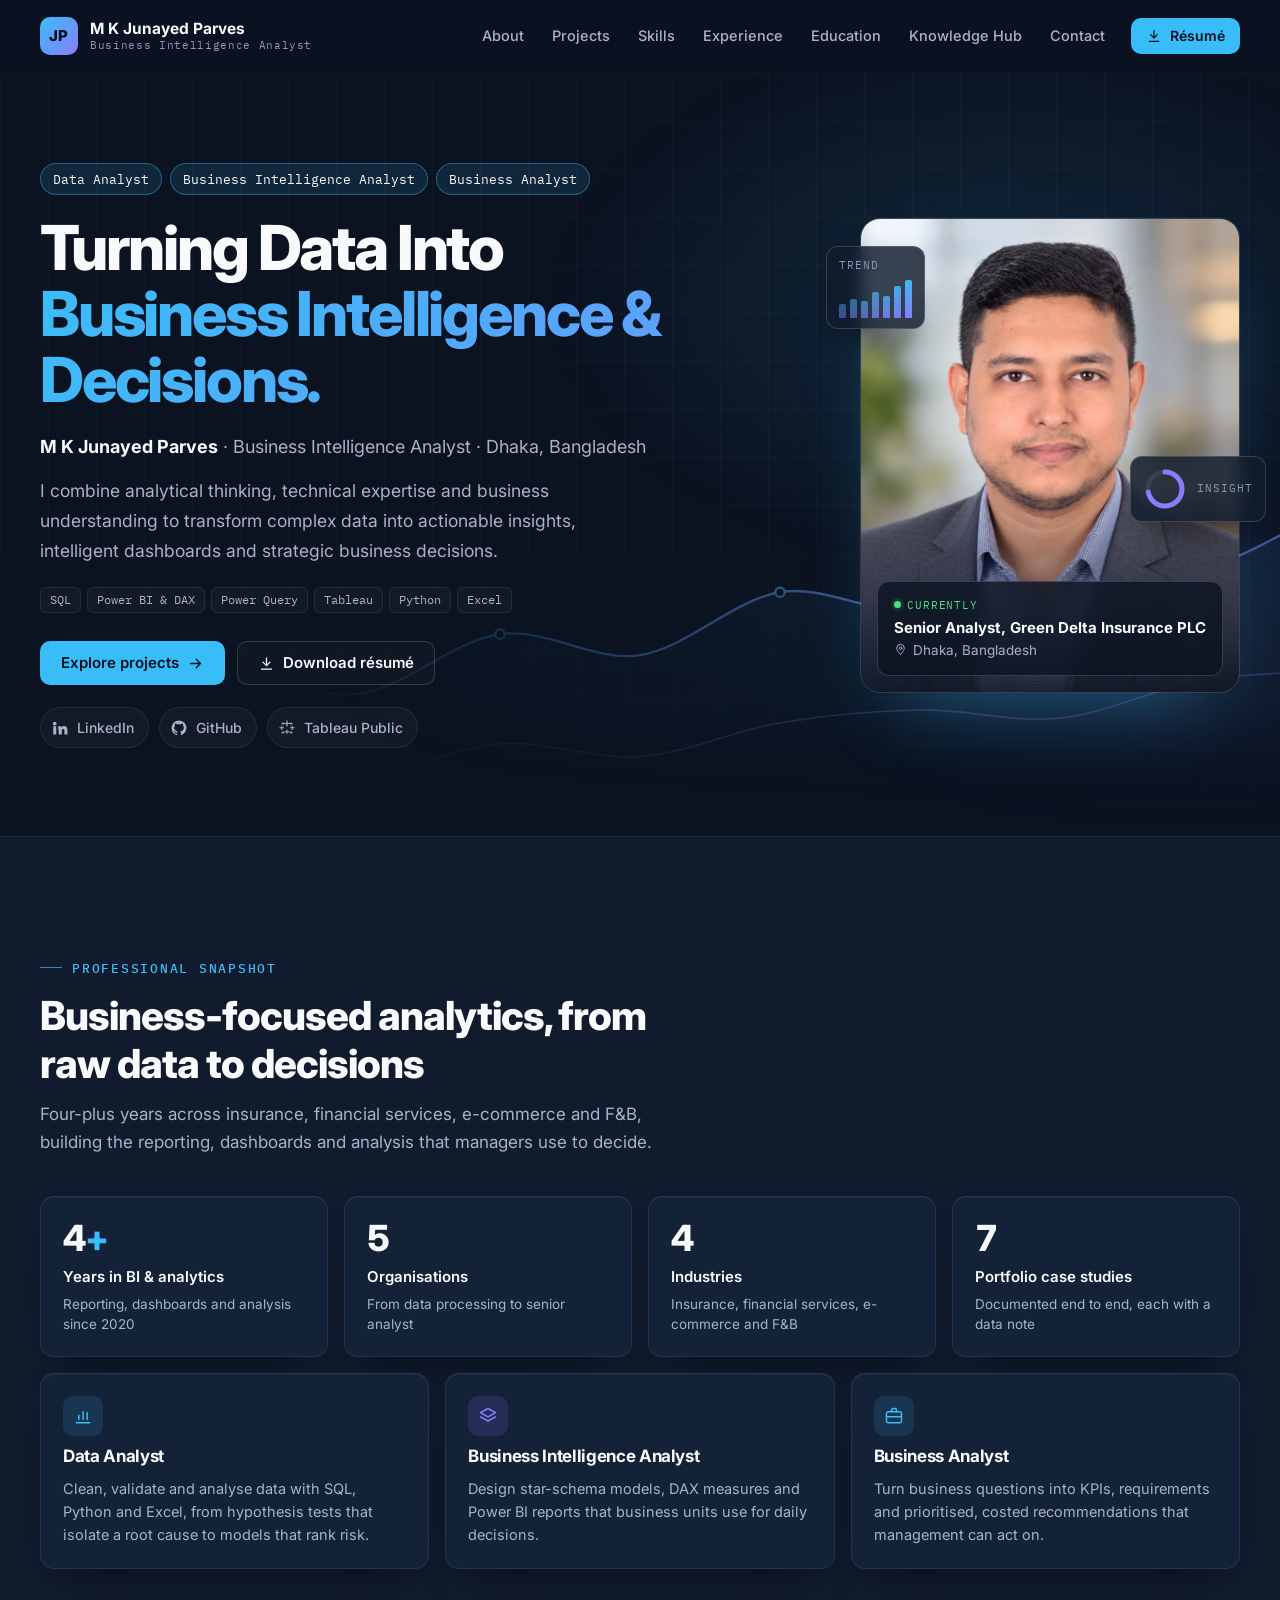
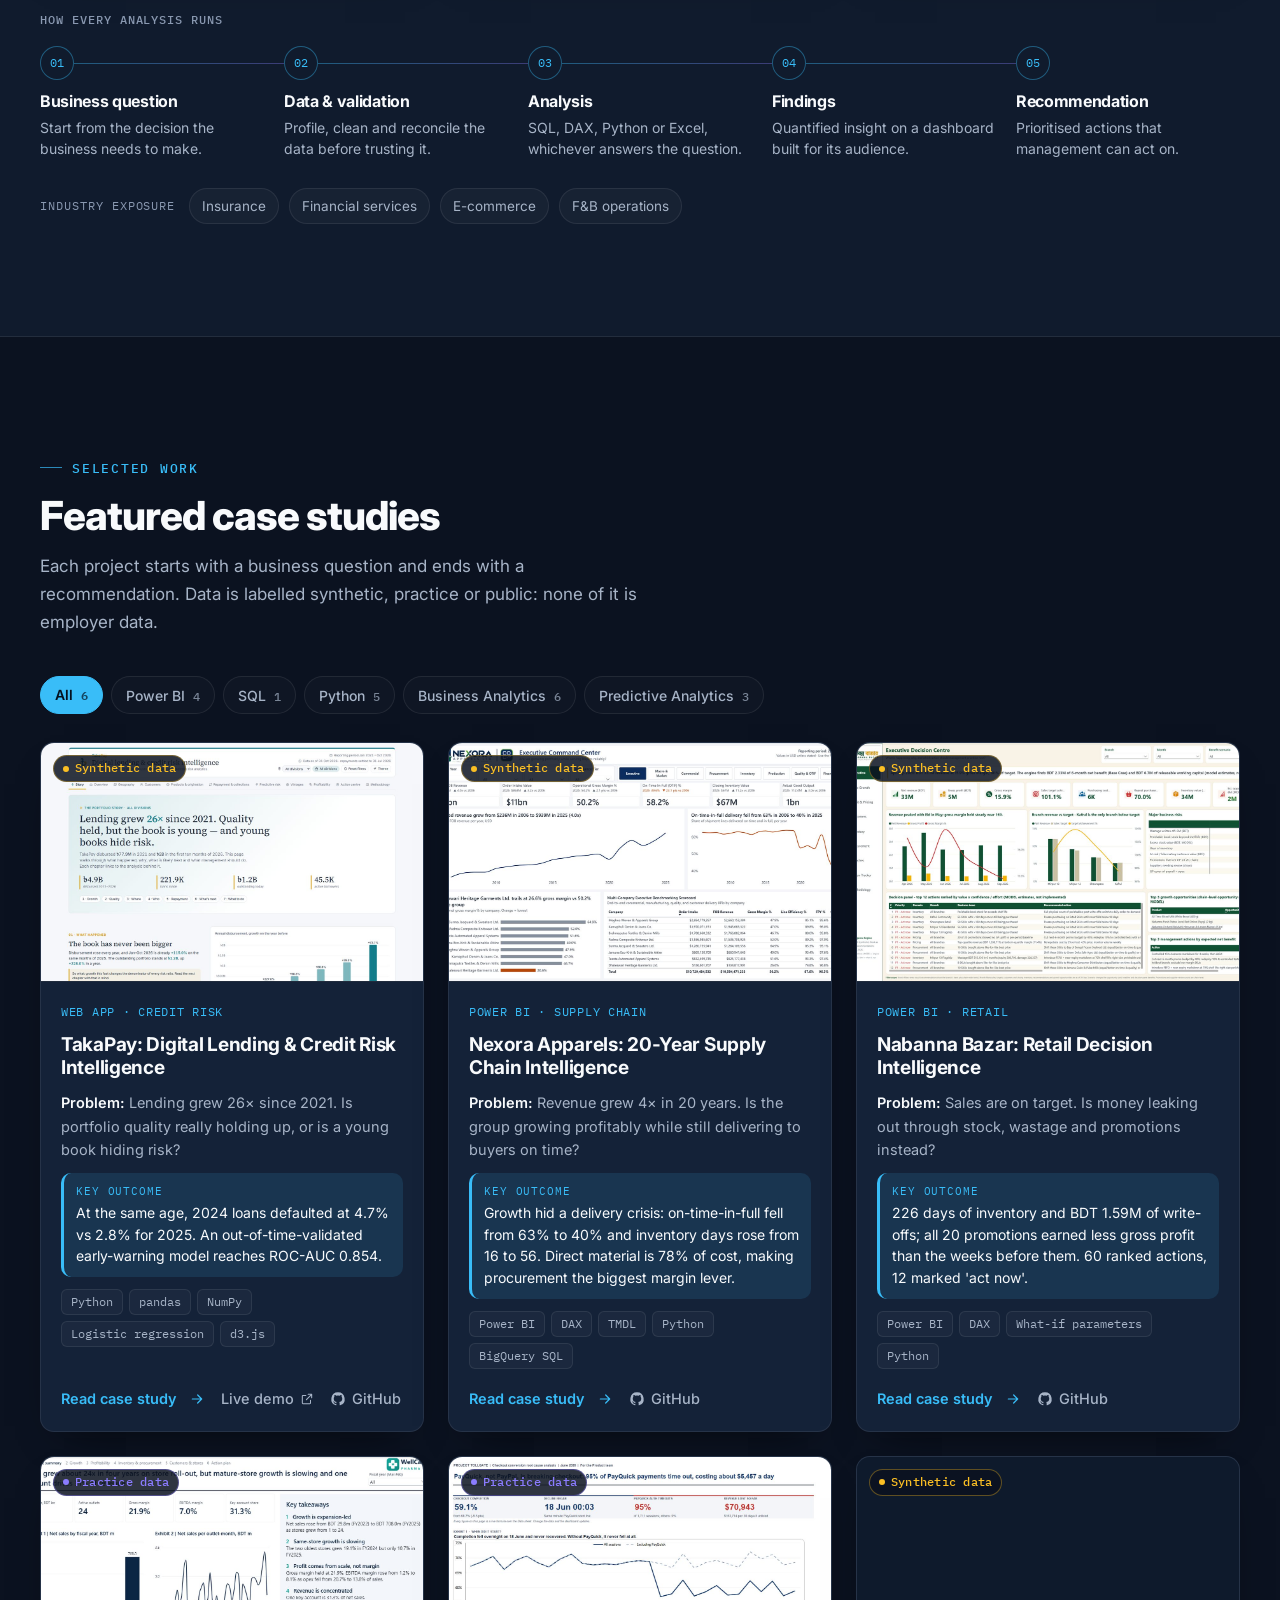
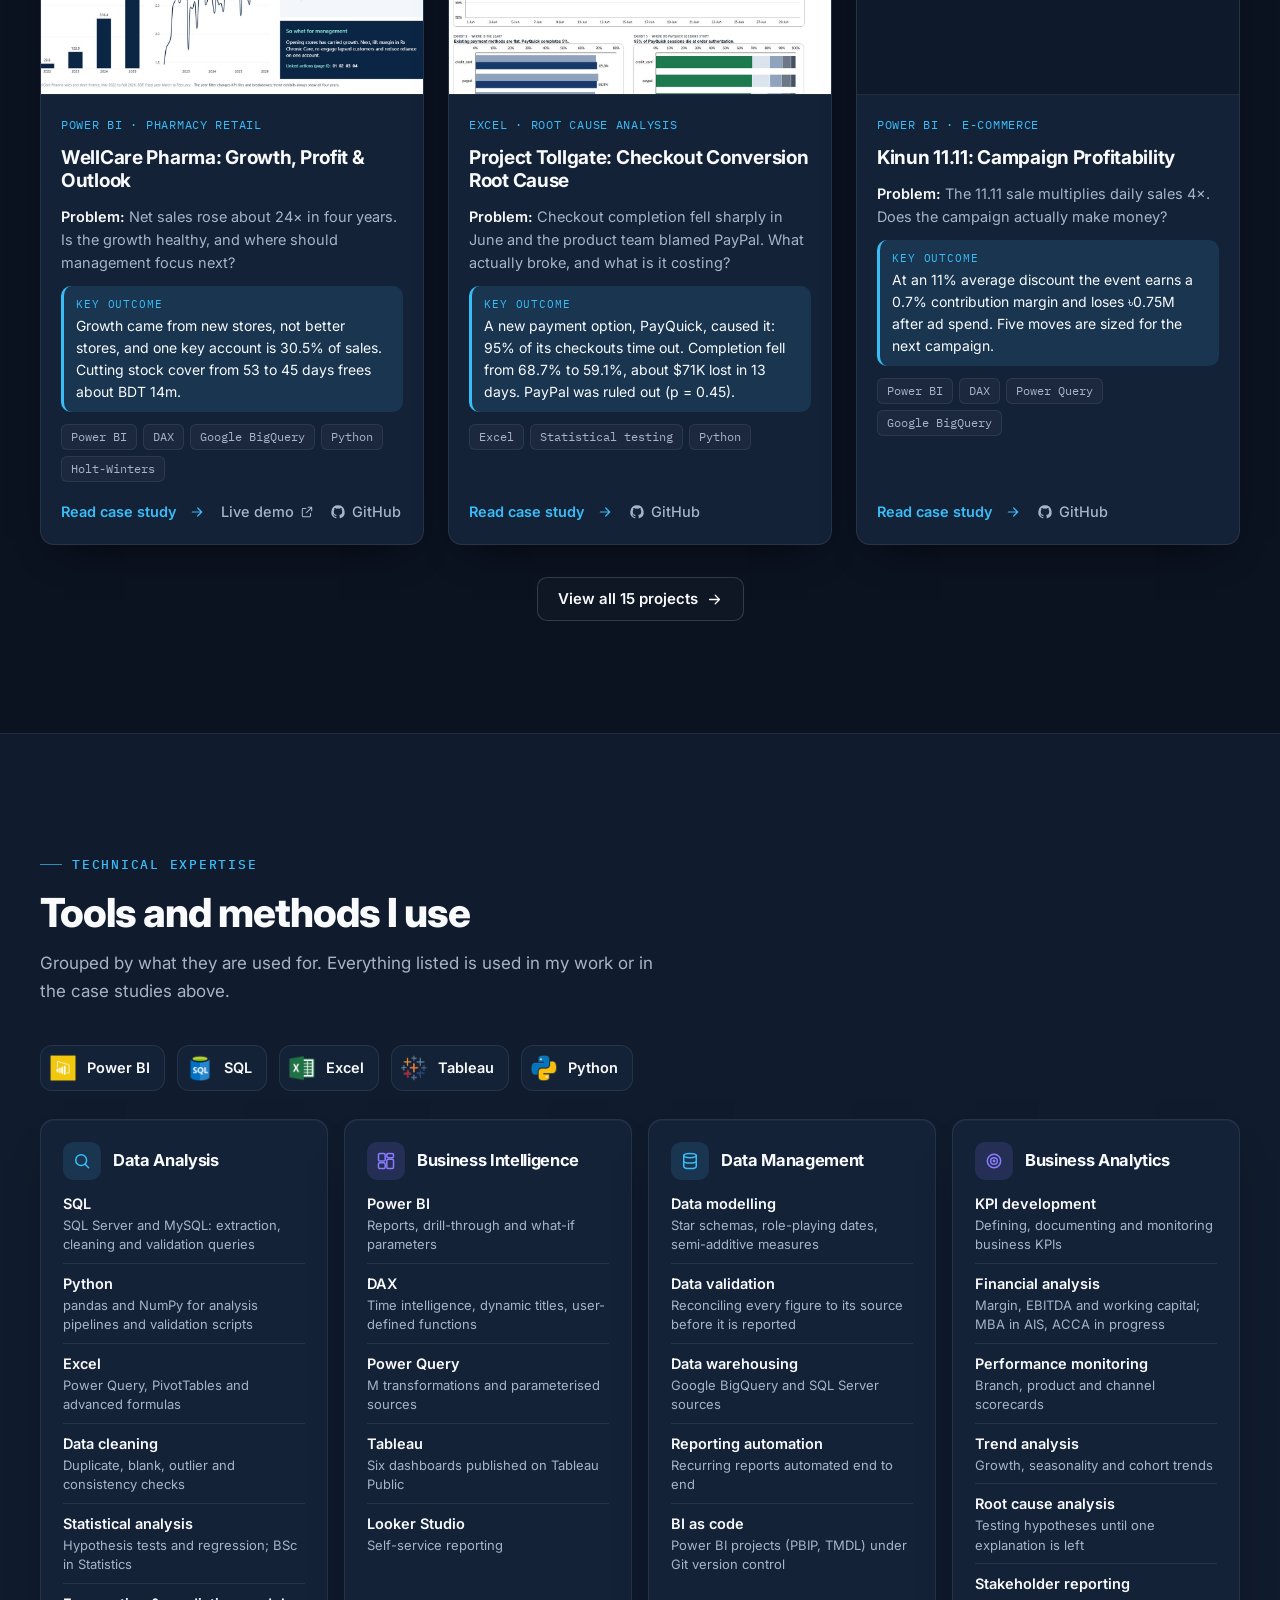
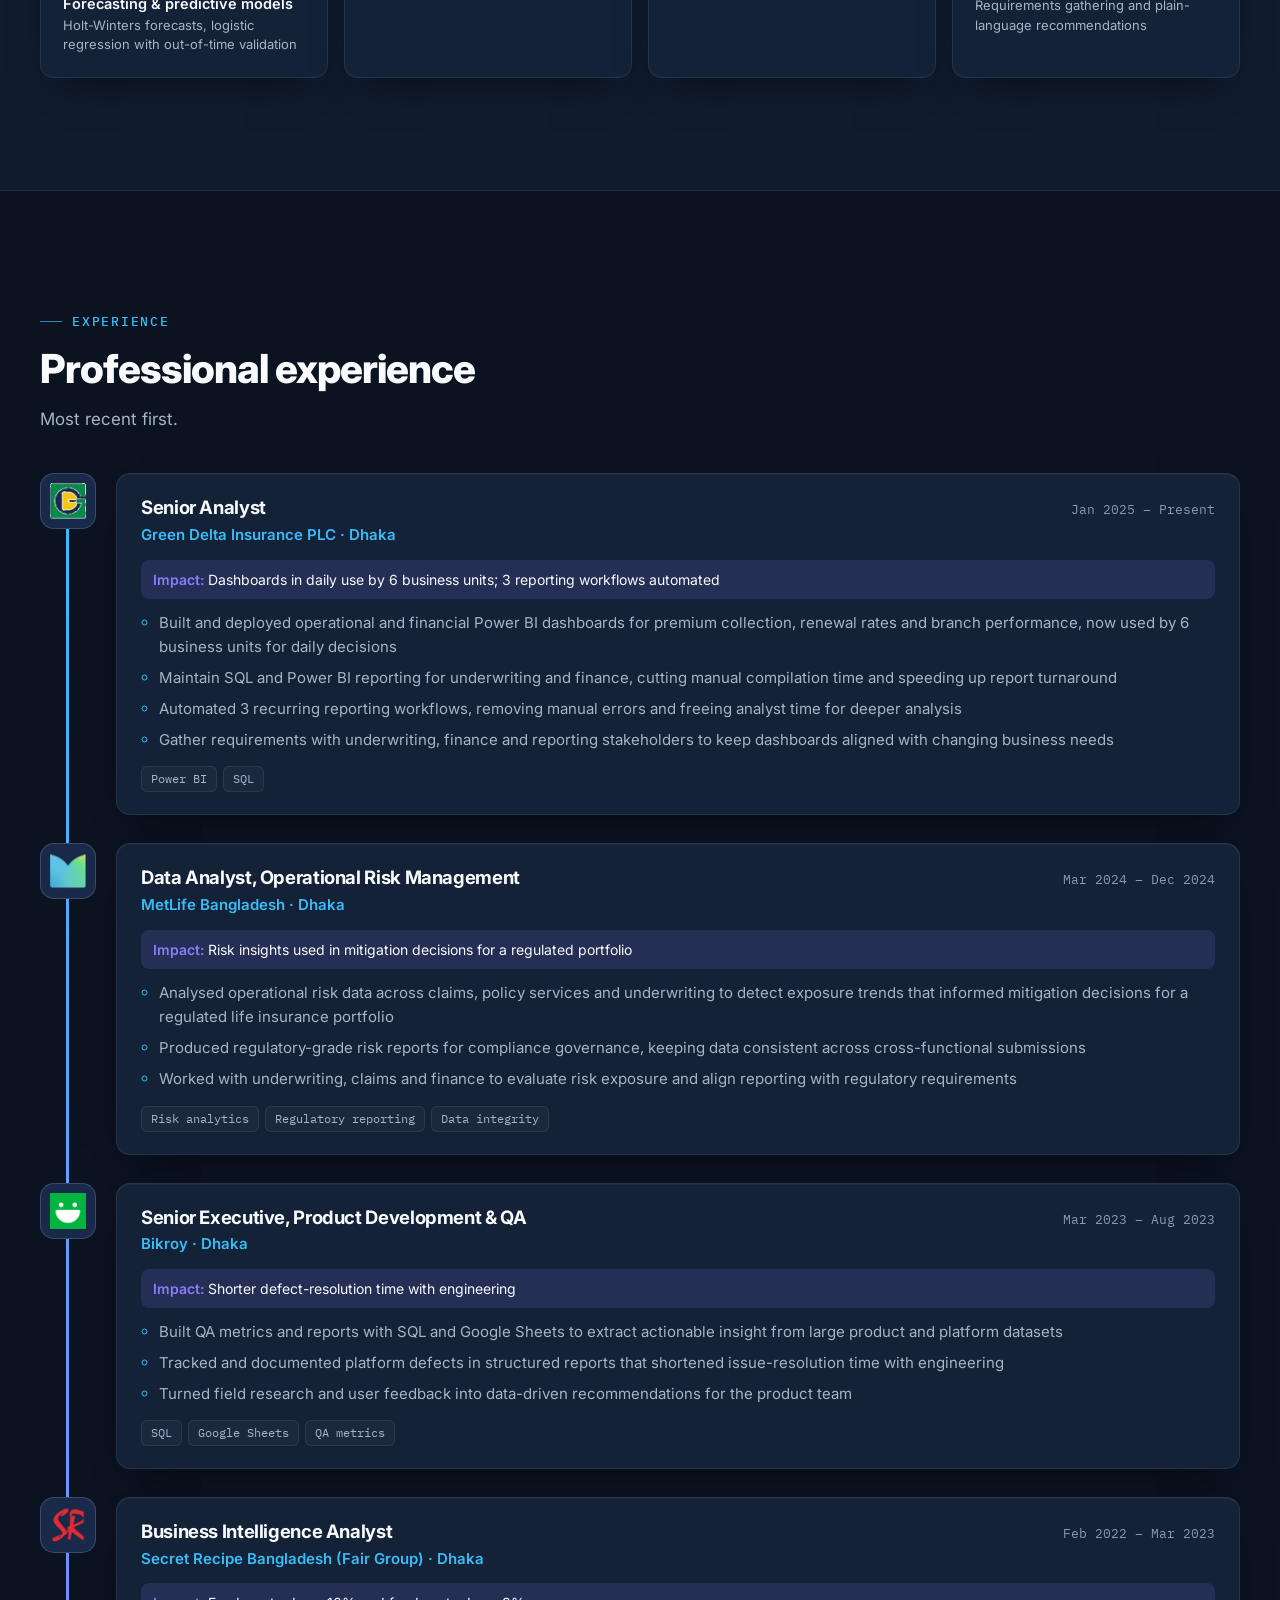
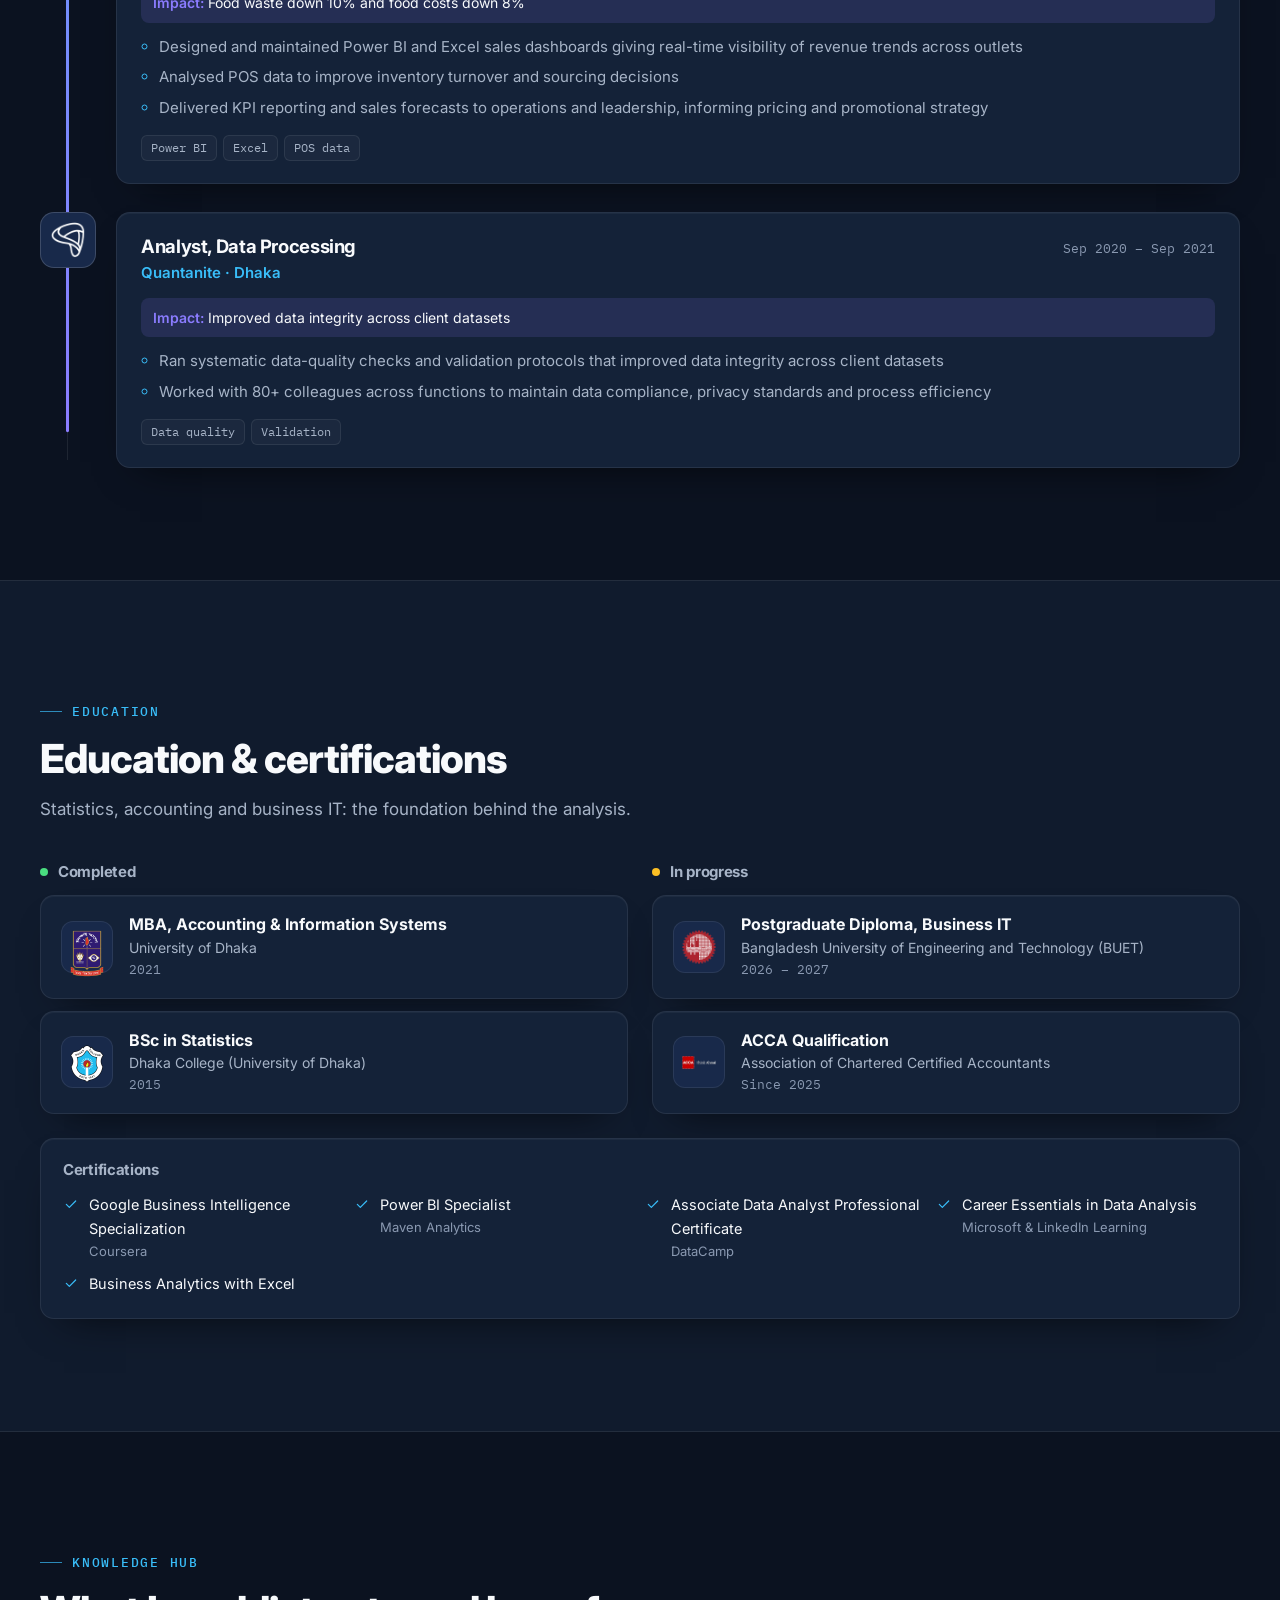
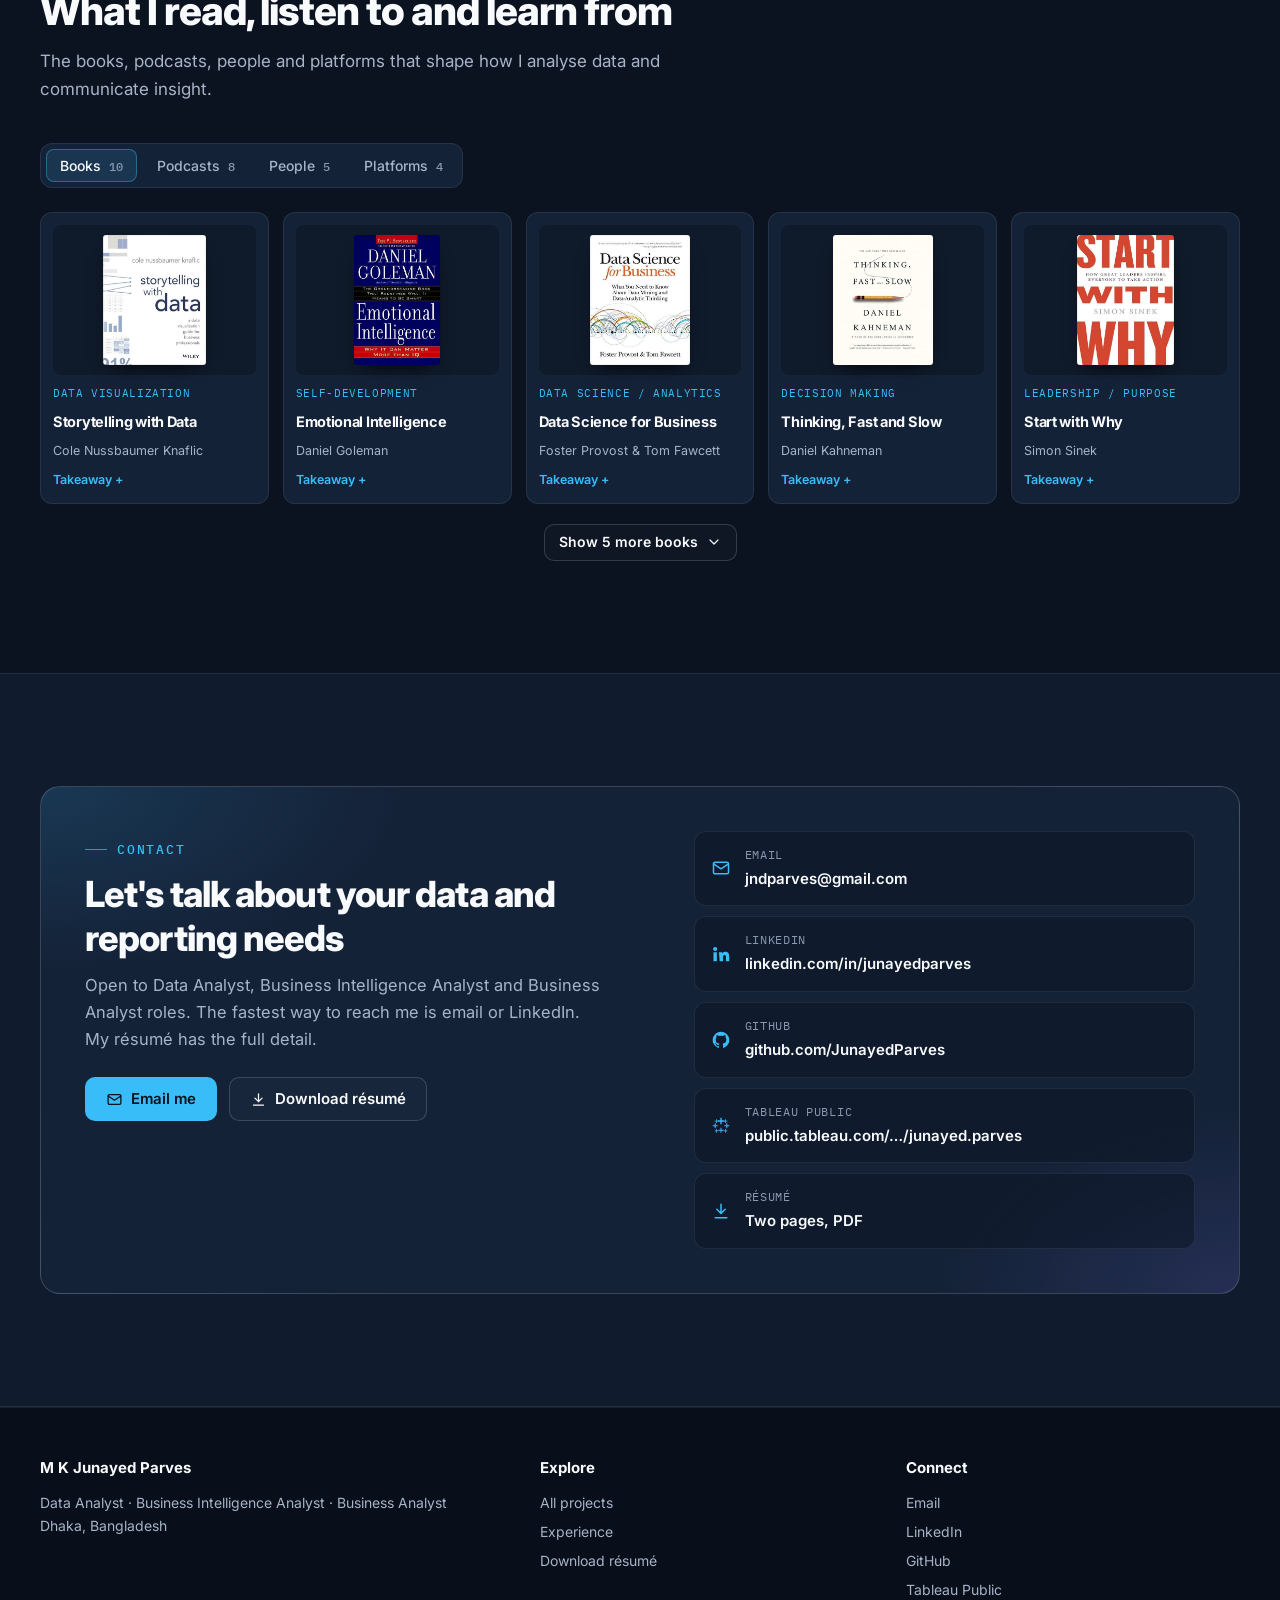
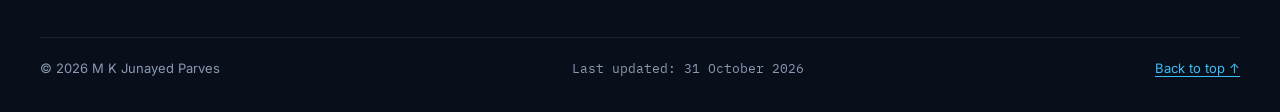
<file: index.html>
<!doctype html>
<html lang="en">
<head>
  <meta charset="utf-8">
  <meta name="viewport" content="width=device-width, initial-scale=1">
  <title>M K Junayed Parves | Data Analyst &amp; Business Intelligence Analyst, Bangladesh</title>
  <meta name="description" content="Data Analyst and Business Intelligence Analyst in Dhaka, Bangladesh. Power BI, SQL, DAX, Tableau and Python case studies in credit risk, retail, supply chain and financial analytics.">
  <link rel="canonical" href="https://junayedparves.github.io/">
  <meta name="author" content="M K Junayed Parves">
  <meta property="og:type" content="website">
  <meta property="og:site_name" content="M K Junayed Parves">
  <meta property="og:title" content="M K Junayed Parves | Data Analyst &amp; Business Intelligence Analyst, Bangladesh">
  <meta property="og:description" content="Data Analyst and Business Intelligence Analyst in Dhaka, Bangladesh. Power BI, SQL, DAX, Tableau and Python case studies in credit risk, retail, supply chain and financial analytics.">
  <meta property="og:url" content="https://junayedparves.github.io/">
  <meta property="og:image" content="https://junayedparves.github.io/assets/images/og-image.jpg">
  <meta name="twitter:card" content="summary_large_image">
  <meta name="twitter:title" content="M K Junayed Parves | Data Analyst &amp; Business Intelligence Analyst, Bangladesh">
  <meta name="twitter:description" content="Data Analyst and Business Intelligence Analyst in Dhaka, Bangladesh. Power BI, SQL, DAX, Tableau and Python case studies in credit risk, retail, supply chain and financial analytics.">
  <meta name="twitter:image" content="https://junayedparves.github.io/assets/images/og-image.jpg">
  <meta name="theme-color" content="#0B1220">
  <link rel="icon" href="/favicon.svg" type="image/svg+xml">
  <link rel="preconnect" href="https://fonts.googleapis.com">
  <link rel="preconnect" href="https://fonts.gstatic.com" crossorigin>
  <link rel="stylesheet" href="https://fonts.googleapis.com/css2?family=Inter:wght@400;500;600;700;800&family=IBM+Plex+Mono:wght@400;500&display=swap">
  <link rel="stylesheet" href="/css/variables.css?v=3.1.0">
  <link rel="stylesheet" href="/css/base.css?v=3.1.0">
  <link rel="stylesheet" href="/css/components.css?v=3.1.0">
  <link rel="stylesheet" href="/css/pages.css?v=3.1.0">
  <link rel="stylesheet" href="/css/motion.css?v=3.1.0">
  <script>(function(d,w){try{if(w.matchMedia("(prefers-reduced-motion: reduce)").matches||!("IntersectionObserver" in w))return;d.classList.add("anim");setTimeout(function(){if(!w.__motion)d.classList.remove("anim")},2500)}catch(e){}})(document.documentElement,window)</script>
  <script defer src="/js/navigation.js?v=3.1.0"></script>
  <script defer src="/js/project-filter.js?v=3.1.0"></script>
  <script defer src="/js/main.js?v=3.1.0"></script>
  <script defer src="/js/motion.js?v=3.1.0"></script>
  <script type="application/ld+json">{"@context":"https://schema.org","@graph":[{"@type":"Person","@id":"https://junayedparves.github.io/#person","name":"M K Junayed Parves","jobTitle":"Business Intelligence Analyst","description":"Data Analyst and Business Intelligence Analyst in Dhaka, Bangladesh. Power BI, SQL, DAX, Tableau and Python case studies in credit risk, retail, supply chain and financial analytics.","url":"https://junayedparves.github.io/","image":"https://junayedparves.github.io/assets/images/portrait.jpg","email":"mailto:jndparves@gmail.com","address":{"@type":"PostalAddress","addressLocality":"Dhaka","addressCountry":"BD"},"worksFor":{"@type":"Organization","name":"Green Delta Insurance PLC"},"alumniOf":[{"@type":"CollegeOrUniversity","name":"University of Dhaka"},{"@type":"CollegeOrUniversity","name":"Dhaka College (University of Dhaka)"}],"knowsAbout":["Business Intelligence","Data Analysis","Business Analysis","Power BI","DAX","SQL","Tableau","Python","Data Visualization","Financial Analytics"],"sameAs":["https://www.linkedin.com/in/junayedparves","https://github.com/JunayedParves","https://public.tableau.com/app/profile/junayed.parves"]},{"@type":"WebSite","@id":"https://junayedparves.github.io/#website","name":"M K Junayed Parves — Portfolio","url":"https://junayedparves.github.io/","author":{"@id":"https://junayedparves.github.io/#person"}}]}</script>
</head>
<!-- This page is generated by scripts/build.js from data/*.json and content/.
     Edit the content there (or in the Google Sheet), not in this file. -->
<body id="top">

  <a class="skip-link" href="#main">Skip to content</a>
  <header class="site-header">
    <nav class="nav container" aria-label="Main">
      <a class="brand" href="/" aria-label="M K Junayed Parves, home">
        <span class="brand-mark" aria-hidden="true">JP</span>
        <span class="brand-text"><span class="brand-name">M K Junayed Parves</span><span class="brand-role">Business Intelligence Analyst</span></span>
      </a>
      <button class="nav-toggle" type="button" aria-expanded="false" aria-controls="nav-menu">
        <span class="visually-hidden">Menu</span><span class="nav-toggle-bar" aria-hidden="true"></span>
      </button>
      <ul class="nav-menu" id="nav-menu">
        <li><a href="#about">About</a></li><li><a href="#projects">Projects</a></li><li><a href="#skills">Skills</a></li><li><a href="#experience">Experience</a></li><li><a href="#education">Education</a></li><li><a href="#knowledge">Knowledge Hub</a></li><li><a href="#contact">Contact</a></li>
        <li><a class="btn btn-primary btn-small" href="/assets/resume.pdf" download><svg width="16" height="16" viewBox="0 0 24 24" fill="none" stroke="currentColor" stroke-width="1.8" stroke-linecap="round" stroke-linejoin="round" aria-hidden="true" focusable="false" class="i-download"><path d="M12 4v11M7 10l5 5 5-5M5 20h14"/></svg> Résumé</a></li>
      </ul>
    </nav>
    <div class="scroll-progress" aria-hidden="true"></div>
  </header>
  <main id="main">

    <section class="hero" aria-labelledby="hero-title">
      <svg class="hero-chart" viewBox="0 0 1440 360" preserveAspectRatio="xMidYMax slice" aria-hidden="true" focusable="false">
        <defs>
          <linearGradient id="hc-line" x1="0" x2="1"><stop offset="0" stop-color="#39BDF8"/><stop offset="1" stop-color="#8B7CFF"/></linearGradient>
          <linearGradient id="hc-area" x1="0" y1="0" x2="0" y2="1"><stop offset="0" stop-color="#39BDF8" stop-opacity=".16"/><stop offset="1" stop-color="#39BDF8" stop-opacity="0"/></linearGradient>
        </defs>
        <path class="hc-area" d="M0 288 C20.0 283.2 80.0 261.3 120 259 C160.0 256.7 200.0 280.0 240 274 C280.0 268.0 320.0 229.0 360 223 C400.0 217.0 440.0 244.0 480 238 C520.0 232.0 560.0 192.5 600 187 C640.0 181.5 680.0 211.0 720 205 C760.0 199.0 800.0 157.5 840 151 C880.0 144.5 920.0 172.0 960 166 C1000.0 160.0 1040.0 121.0 1080 115 C1120.0 109.0 1160.0 136.0 1200 130 C1240.0 124.0 1280.0 91.0 1320 79 C1360.0 67.0 1420.0 61.5 1440 58 L1440 360 L0 360 Z" fill="url(#hc-area)"/>
        <path class="hc-line hc-line-b" d="M0 335 C20.0 332.5 80.0 321.2 120 320 C160.0 318.8 200.0 331.0 240 328 C280.0 325.0 320.0 305.0 360 302 C400.0 299.0 440.0 313.5 480 310 C520.0 306.5 560.0 284.0 600 281 C640.0 278.0 680.0 295.0 720 292 C760.0 289.0 800.0 269.7 840 263 C880.0 256.3 920.0 252.7 960 252 C1000.0 251.3 1040.0 263.2 1080 259 C1120.0 254.8 1160.0 234.2 1200 227 C1240.0 219.8 1280.0 221.5 1320 216 C1360.0 210.5 1420.0 197.7 1440 194" pathLength="1"/>
        <path class="hc-line hc-line-a" d="M0 288 C20.0 283.2 80.0 261.3 120 259 C160.0 256.7 200.0 280.0 240 274 C280.0 268.0 320.0 229.0 360 223 C400.0 217.0 440.0 244.0 480 238 C520.0 232.0 560.0 192.5 600 187 C640.0 181.5 680.0 211.0 720 205 C760.0 199.0 800.0 157.5 840 151 C880.0 144.5 920.0 172.0 960 166 C1000.0 160.0 1040.0 121.0 1080 115 C1120.0 109.0 1160.0 136.0 1200 130 C1240.0 124.0 1280.0 91.0 1320 79 C1360.0 67.0 1420.0 61.5 1440 58" pathLength="1" stroke="url(#hc-line)"/>
        <circle class="hc-dot" cx="120" cy="259" r="4" style="--i:0"/><circle class="hc-dot" cx="360" cy="223" r="4" style="--i:1"/><circle class="hc-dot" cx="600" cy="187" r="4" style="--i:2"/><circle class="hc-dot" cx="840" cy="151" r="4" style="--i:3"/><circle class="hc-dot" cx="1080" cy="115" r="4" style="--i:4"/><circle class="hc-dot" cx="1320" cy="79" r="4" style="--i:5"/><circle class="hc-dot" cx="1440" cy="58" r="4" style="--i:6"/>
      </svg>
      <div class="container hero-grid">
        <div class="hero-copy">
          <ul class="hero-roles" aria-label="Roles"><li>Data Analyst</li><li>Business Intelligence Analyst</li><li>Business Analyst</li></ul>
          <h1 class="hero-title" id="hero-title"><span class="hl">Turning Data Into</span> <span class="hl accent">Business Intelligence &amp; Decisions.</span></h1>
          <p class="hero-name"><strong>M K Junayed Parves</strong> <span>· Business Intelligence Analyst · Dhaka, Bangladesh</span></p>
          <p class="hero-text">I combine analytical thinking, technical expertise and business understanding to transform complex data into actionable insights, intelligent dashboards and strategic business decisions.</p>
          <ul class="tags hero-caps" aria-label="Core technical capabilities"><li class="tag">SQL</li><li class="tag">Power BI &amp; DAX</li><li class="tag">Power Query</li><li class="tag">Tableau</li><li class="tag">Python</li><li class="tag">Excel</li></ul>
          <div class="btn-row">
            <a class="btn btn-primary" href="#projects">Explore projects <svg width="17" height="17" viewBox="0 0 24 24" fill="none" stroke="currentColor" stroke-width="1.8" stroke-linecap="round" stroke-linejoin="round" aria-hidden="true" focusable="false" class="i-arrow"><path d="M5 12h14M13 6l6 6-6 6"/></svg></a>
            <a class="btn btn-outline" href="/assets/resume.pdf" download><svg width="17" height="17" viewBox="0 0 24 24" fill="none" stroke="currentColor" stroke-width="1.8" stroke-linecap="round" stroke-linejoin="round" aria-hidden="true" focusable="false" class="i-download"><path d="M12 4v11M7 10l5 5 5-5M5 20h14"/></svg> Download résumé</a>
          </div>
          <ul class="icon-links" aria-label="Profiles">
            <li><a class="icon-link" href="https://www.linkedin.com/in/junayedparves" target="_blank" rel="noopener noreferrer"><svg width="18" height="18" viewBox="0 0 24 24" fill="currentColor" aria-hidden="true" focusable="false"><path d="M4.98 3.5a2.5 2.5 0 1 1 0 5 2.5 2.5 0 0 1 0-5zM3 9.75h4v11H3zM9.5 9.75h3.8v1.5h.06c.53-1 1.83-2.06 3.77-2.06 4.03 0 4.77 2.65 4.77 6.1v5.46h-4v-4.84c0-1.15-.02-2.64-1.61-2.64-1.62 0-1.86 1.26-1.86 2.56v4.92h-4z"/></svg> LinkedIn</a></li>
            <li><a class="icon-link" href="https://github.com/JunayedParves" target="_blank" rel="noopener noreferrer"><svg width="18" height="18" viewBox="0 0 24 24" fill="currentColor" aria-hidden="true" focusable="false"><path d="M12 2a10 10 0 0 0-3.16 19.49c.5.09.68-.22.68-.48v-1.7c-2.78.6-3.37-1.34-3.37-1.34-.45-1.16-1.11-1.47-1.11-1.47-.91-.62.07-.61.07-.61 1 .07 1.53 1.03 1.53 1.03.9 1.52 2.34 1.08 2.91.83.09-.65.35-1.08.63-1.33-2.22-.25-4.56-1.11-4.56-4.94 0-1.09.39-1.98 1.03-2.68-.1-.25-.45-1.27.1-2.65 0 0 .84-.27 2.75 1.02a9.6 9.6 0 0 1 5 0c1.91-1.29 2.75-1.02 2.75-1.02.55 1.38.2 2.4.1 2.65.64.7 1.03 1.59 1.03 2.68 0 3.84-2.34 4.68-4.57 4.93.36.31.68.92.68 1.85v2.74c0 .27.18.58.69.48A10 10 0 0 0 12 2z"/></svg> GitHub</a></li>
            <li><a class="icon-link" href="https://public.tableau.com/app/profile/junayed.parves" target="_blank" rel="noopener noreferrer"><svg width="18" height="18" viewBox="0 0 24 24" fill="currentColor" aria-hidden="true" focusable="false"><path d="M11.2 2h1.6v3.2H16v1.6h-3.2V10h-1.6V6.8H8V5.2h3.2zM11.4 14h1.2v2.4H15v1.2h-2.4V20h-1.2v-2.4H9v-1.2h2.4zM4.4 8.6h1.2V11H8v1.2H5.6v2.4H4.4v-2.4H2V11h2.4zM18.4 8.6h1.2V11H22v1.2h-2.4v2.4h-1.2v-2.4H16V11h2.4zM6.2 3.8h.9v1.8h1.8v.9H7.1v1.8h-.9V6.5H4.4v-.9h1.8zM16.9 15.5h.9v1.8h1.8v.9h-1.8V20h-.9v-1.8h-1.8v-.9h1.8zM6.2 15.5h.9v1.8h1.8v.9H7.1V20h-.9v-1.8H4.4v-.9h1.8zM16.9 3.8h.9v1.8h1.8v.9h-1.8v1.8h-.9V6.5h-1.8v-.9h1.8z"/></svg> Tableau Public</a></li>
          </ul>
        </div>
        <div class="hero-profile">
          <div class="hero-float hero-float-bars" aria-hidden="true">
            <span class="float-label">Trend</span>
            <span class="float-bars"><i style="--h:38%;--i:0"></i><i style="--h:52%;--i:1"></i><i style="--h:46%;--i:2"></i><i style="--h:68%;--i:3"></i><i style="--h:60%;--i:4"></i><i style="--h:84%;--i:5"></i><i style="--h:100%;--i:6"></i></span>
          </div>
          <div class="hero-float hero-float-ring" aria-hidden="true">
            <svg viewBox="0 0 44 44" width="44" height="44"><circle class="ring-track" cx="22" cy="22" r="17"/><circle class="ring-value" cx="22" cy="22" r="17" pathLength="100"/></svg>
            <span class="float-label">Insight</span>
          </div>
          <div class="hero-photo">
            <img src="/assets/images/portrait.jpg" alt="Portrait of M K Junayed Parves" width="800" height="1000" fetchpriority="high" decoding="async">
            <div class="hero-badge">
              <span class="now">Currently</span>
              <p class="what">Senior Analyst, Green Delta Insurance PLC</p>
              <p class="where"><svg width="13" height="13" viewBox="0 0 24 24" fill="none" stroke="currentColor" stroke-width="1.8" stroke-linecap="round" stroke-linejoin="round" aria-hidden="true" focusable="false"><path d="M12 21s-7-6.2-7-11.5A7 7 0 0 1 19 9.5C19 14.8 12 21 12 21z"/><circle cx="12" cy="9.5" r="2.5"/></svg> Dhaka, Bangladesh</p>
            </div>
          </div>
        </div>
      </div>
    </section>

    <section class="section section-alt" id="about" aria-labelledby="about-title">
      <div class="container">
        
      <div class="section-head" data-reveal>
        <div>
          <p class="eyebrow">Professional snapshot</p>
          <h2 class="section-title" id="about-title">Business-focused analytics, from raw data to decisions</h2>
          <p class="section-intro">Four-plus years across insurance, financial services, e-commerce and F&amp;B, building the reporting, dashboards and analysis that managers use to decide.</p>
        </div>
        
      </div>
        <ul class="stat-grid" data-stagger>
          <li class="card stat-card">
            <p class="stat-value"><span data-count="4">4</span><span class="unit">+</span></p>
            <p class="stat-label">Years in BI &amp; analytics</p>
            <p class="stat-detail">Reporting, dashboards and analysis since 2020</p>
          </li>
          <li class="card stat-card">
            <p class="stat-value"><span data-count="5">5</span></p>
            <p class="stat-label">Organisations</p>
            <p class="stat-detail">From data processing to senior analyst</p>
          </li>
          <li class="card stat-card">
            <p class="stat-value"><span data-count="4">4</span></p>
            <p class="stat-label">Industries</p>
            <p class="stat-detail">Insurance, financial services, e-commerce and F&amp;B</p>
          </li>
          <li class="card stat-card">
            <p class="stat-value"><span data-count="7">7</span></p>
            <p class="stat-label">Portfolio case studies</p>
            <p class="stat-detail">Documented end to end, each with a data note</p>
          </li>
        </ul>
        <ul class="role-grid" data-stagger aria-label="Roles I am suited for">
          <li class="card role-card">
            <span class="role-icon"><svg width="20" height="20" viewBox="0 0 24 24" fill="none" stroke="currentColor" stroke-width="1.8" stroke-linecap="round" stroke-linejoin="round" aria-hidden="true" focusable="false"><path d="M4 20h16M7 16v-5M12 16V7M17 16v-8"/></svg></span>
            <h3 class="role-title">Data Analyst</h3>
            <p class="role-text">Clean, validate and analyse data with SQL, Python and Excel, from hypothesis tests that isolate a root cause to models that rank risk.</p>
          </li>
          <li class="card role-card">
            <span class="role-icon"><svg width="20" height="20" viewBox="0 0 24 24" fill="none" stroke="currentColor" stroke-width="1.8" stroke-linecap="round" stroke-linejoin="round" aria-hidden="true" focusable="false"><path d="m12 3 9 5-9 5-9-5 9-5z"/><path d="m3 13 9 5 9-5"/></svg></span>
            <h3 class="role-title">Business Intelligence Analyst</h3>
            <p class="role-text">Design star-schema models, DAX measures and Power BI reports that business units use for daily decisions.</p>
          </li>
          <li class="card role-card">
            <span class="role-icon"><svg width="20" height="20" viewBox="0 0 24 24" fill="none" stroke="currentColor" stroke-width="1.8" stroke-linecap="round" stroke-linejoin="round" aria-hidden="true" focusable="false"><rect x="3" y="7" width="18" height="13" rx="2"/><path d="M9 7V5a2 2 0 0 1 2-2h2a2 2 0 0 1 2 2v2M3 13h18"/></svg></span>
            <h3 class="role-title">Business Analyst</h3>
            <p class="role-text">Turn business questions into KPIs, requirements and prioritised, costed recommendations that management can act on.</p>
          </li>
        </ul>
        <div class="process-block">
          <h3 class="process-title" data-reveal>How every analysis runs</h3>
          <ol class="process" data-stagger style="--steps:5">
            <li class="process-step">
              <span class="process-num" aria-hidden="true">01</span>
              <h4 class="process-name">Business question</h4>
              <p class="process-text">Start from the decision the business needs to make.</p>
            </li>
            <li class="process-step">
              <span class="process-num" aria-hidden="true">02</span>
              <h4 class="process-name">Data &amp; validation</h4>
              <p class="process-text">Profile, clean and reconcile the data before trusting it.</p>
            </li>
            <li class="process-step">
              <span class="process-num" aria-hidden="true">03</span>
              <h4 class="process-name">Analysis</h4>
              <p class="process-text">SQL, DAX, Python or Excel, whichever answers the question.</p>
            </li>
            <li class="process-step">
              <span class="process-num" aria-hidden="true">04</span>
              <h4 class="process-name">Findings</h4>
              <p class="process-text">Quantified insight on a dashboard built for its audience.</p>
            </li>
            <li class="process-step">
              <span class="process-num" aria-hidden="true">05</span>
              <h4 class="process-name">Recommendation</h4>
              <p class="process-text">Prioritised actions that management can act on.</p>
            </li>
          </ol>
        </div>
        <div class="snapshot-industries" data-reveal>
          <span class="label">Industry exposure</span>
          <span class="chip">Insurance</span><span class="chip">Financial services</span><span class="chip">E-commerce</span><span class="chip">F&amp;B operations</span>
        </div>
      </div>
    </section>

    <section class="section" id="projects" aria-labelledby="projects-title">
      <div class="container">
        
      <div class="section-head" data-reveal>
        <div>
          <p class="eyebrow">Selected work</p>
          <h2 class="section-title" id="projects-title">Featured case studies</h2>
          <p class="section-intro">Each project starts with a business question and ends with a recommendation. Data is labelled synthetic, practice or public: none of it is employer data.</p>
        </div>
        
      </div>
        
      <div class="filters" data-reveal role="group" aria-label="Filter projects" data-filter-for="featured-grid" data-status="featured-status">
        <button type="button" class="filter-btn" data-filter="All" aria-pressed="true">All <span class="count">6</span></button>
        <button type="button" class="filter-btn" data-filter="Power BI" aria-pressed="false">Power BI <span class="count">4</span></button>
        <button type="button" class="filter-btn" data-filter="SQL" aria-pressed="false">SQL <span class="count">1</span></button>
        <button type="button" class="filter-btn" data-filter="Python" aria-pressed="false">Python <span class="count">5</span></button>
        <button type="button" class="filter-btn" data-filter="Business Analytics" aria-pressed="false">Business Analytics <span class="count">6</span></button>
        <button type="button" class="filter-btn" data-filter="Predictive Analytics" aria-pressed="false">Predictive Analytics <span class="count">3</span></button>
      </div>
      <p class="visually-hidden" id="featured-status" aria-live="polite"></p>
        <ul class="project-grid" id="featured-grid" data-stagger>
        <li class="project-card" data-tags="Python|Predictive Analytics|Business Analytics|Web App">
          <div class="project-media">
            <img src="/assets/images/projects/takapay/cover.jpg" alt="TakaPay lending dashboard: story page with disbursement growth and portfolio KPIs" width="1200" height="750" style="view-transition-name:cover-takapay-credit-risk-analytics" loading="lazy" decoding="async">
            <span class="badge badge-synthetic">Synthetic data</span>
          </div>
          <div class="project-body">
            <p class="project-meta">Web App · Credit Risk</p>
            <h3 class="project-title"><a href="/projects/takapay-credit-risk-analytics/">TakaPay: Digital Lending &amp; Credit Risk Intelligence</a></h3>
            <p class="project-problem"><b>Problem:</b> Lending grew 26× since 2021. Is portfolio quality really holding up, or is a young book hiding risk?</p>
            <p class="project-outcome"><span class="label">Key outcome</span>At the same age, 2024 loans defaulted at 4.7% vs 2.8% for 2025. An out-of-time-validated early-warning model reaches ROC-AUC 0.854.</p>
            <ul class="tags" aria-label="Tools"><li class="tag">Python</li><li class="tag">pandas</li><li class="tag">NumPy</li><li class="tag">Logistic regression</li><li class="tag">d3.js</li></ul>
            <div class="project-links"><a class="primary-link" href="/projects/takapay-credit-risk-analytics/">Read case study<span class="visually-hidden">: TakaPay: Digital Lending &amp; Credit Risk Intelligence</span> <svg width="16" height="16" viewBox="0 0 24 24" fill="none" stroke="currentColor" stroke-width="1.8" stroke-linecap="round" stroke-linejoin="round" aria-hidden="true" focusable="false" class="i-arrow"><path d="M5 12h14M13 6l6 6-6 6"/></svg></a><a class="secondary-link" href="https://junayedparves.github.io/takapay-lending-dashboard/" target="_blank" rel="noopener noreferrer">Live demo <svg width="14" height="14" viewBox="0 0 24 24" fill="none" stroke="currentColor" stroke-width="1.8" stroke-linecap="round" stroke-linejoin="round" aria-hidden="true" focusable="false" class="i-external"><path d="M14 4h6v6M20 4l-9 9M18 14v5a1 1 0 0 1-1 1H5a1 1 0 0 1-1-1V7a1 1 0 0 1 1-1h5"/></svg><span class="visually-hidden"> (TakaPay: Digital Lending &amp; Credit Risk Intelligence, opens in a new tab)</span></a><a class="secondary-link" href="https://github.com/JunayedParves/takapay-lending-dashboard" target="_blank" rel="noopener noreferrer"><svg width="16" height="16" viewBox="0 0 24 24" fill="currentColor" aria-hidden="true" focusable="false"><path d="M12 2a10 10 0 0 0-3.16 19.49c.5.09.68-.22.68-.48v-1.7c-2.78.6-3.37-1.34-3.37-1.34-.45-1.16-1.11-1.47-1.11-1.47-.91-.62.07-.61.07-.61 1 .07 1.53 1.03 1.53 1.03.9 1.52 2.34 1.08 2.91.83.09-.65.35-1.08.63-1.33-2.22-.25-4.56-1.11-4.56-4.94 0-1.09.39-1.98 1.03-2.68-.1-.25-.45-1.27.1-2.65 0 0 .84-.27 2.75 1.02a9.6 9.6 0 0 1 5 0c1.91-1.29 2.75-1.02 2.75-1.02.55 1.38.2 2.4.1 2.65.64.7 1.03 1.59 1.03 2.68 0 3.84-2.34 4.68-4.57 4.93.36.31.68.92.68 1.85v2.74c0 .27.18.58.69.48A10 10 0 0 0 12 2z"/></svg> GitHub<span class="visually-hidden"> repository for TakaPay: Digital Lending &amp; Credit Risk Intelligence (opens in a new tab)</span></a></div>
          </div>
        </li>
        <li class="project-card" data-tags="Power BI|SQL|Python|Business Analytics">
          <div class="project-media">
            <img src="/assets/images/projects/nexora/cover.jpg" alt="Nexora Apparels executive command center in Power BI" width="1200" height="750" style="view-transition-name:cover-nexora-supply-chain-intelligence" loading="lazy" decoding="async">
            <span class="badge badge-synthetic">Synthetic data</span>
          </div>
          <div class="project-body">
            <p class="project-meta">Power BI · Supply Chain</p>
            <h3 class="project-title"><a href="/projects/nexora-supply-chain-intelligence/">Nexora Apparels: 20-Year Supply Chain Intelligence</a></h3>
            <p class="project-problem"><b>Problem:</b> Revenue grew 4× in 20 years. Is the group growing profitably while still delivering to buyers on time?</p>
            <p class="project-outcome"><span class="label">Key outcome</span>Growth hid a delivery crisis: on-time-in-full fell from 63% to 40% and inventory days rose from 16 to 56. Direct material is 78% of cost, making procurement the biggest margin lever.</p>
            <ul class="tags" aria-label="Tools"><li class="tag">Power BI</li><li class="tag">DAX</li><li class="tag">TMDL</li><li class="tag">Python</li><li class="tag">BigQuery SQL</li></ul>
            <div class="project-links"><a class="primary-link" href="/projects/nexora-supply-chain-intelligence/">Read case study<span class="visually-hidden">: Nexora Apparels: 20-Year Supply Chain Intelligence</span> <svg width="16" height="16" viewBox="0 0 24 24" fill="none" stroke="currentColor" stroke-width="1.8" stroke-linecap="round" stroke-linejoin="round" aria-hidden="true" focusable="false" class="i-arrow"><path d="M5 12h14M13 6l6 6-6 6"/></svg></a><a class="secondary-link" href="https://github.com/JunayedParves/nexora-rmg-supply-chain-powerbi" target="_blank" rel="noopener noreferrer"><svg width="16" height="16" viewBox="0 0 24 24" fill="currentColor" aria-hidden="true" focusable="false"><path d="M12 2a10 10 0 0 0-3.16 19.49c.5.09.68-.22.68-.48v-1.7c-2.78.6-3.37-1.34-3.37-1.34-.45-1.16-1.11-1.47-1.11-1.47-.91-.62.07-.61.07-.61 1 .07 1.53 1.03 1.53 1.03.9 1.52 2.34 1.08 2.91.83.09-.65.35-1.08.63-1.33-2.22-.25-4.56-1.11-4.56-4.94 0-1.09.39-1.98 1.03-2.68-.1-.25-.45-1.27.1-2.65 0 0 .84-.27 2.75 1.02a9.6 9.6 0 0 1 5 0c1.91-1.29 2.75-1.02 2.75-1.02.55 1.38.2 2.4.1 2.65.64.7 1.03 1.59 1.03 2.68 0 3.84-2.34 4.68-4.57 4.93.36.31.68.92.68 1.85v2.74c0 .27.18.58.69.48A10 10 0 0 0 12 2z"/></svg> GitHub<span class="visually-hidden"> repository for Nexora Apparels: 20-Year Supply Chain Intelligence (opens in a new tab)</span></a></div>
          </div>
        </li>
        <li class="project-card" data-tags="Power BI|Python|Predictive Analytics|Business Analytics">
          <div class="project-media">
            <img src="/assets/images/projects/nabanna/cover.jpg" alt="Nabanna Bazar executive decision centre in Power BI" width="1200" height="750" style="view-transition-name:cover-nabanna-retail-decision-intelligence" loading="lazy" decoding="async">
            <span class="badge badge-synthetic">Synthetic data</span>
          </div>
          <div class="project-body">
            <p class="project-meta">Power BI · Retail</p>
            <h3 class="project-title"><a href="/projects/nabanna-retail-decision-intelligence/">Nabanna Bazar: Retail Decision Intelligence</a></h3>
            <p class="project-problem"><b>Problem:</b> Sales are on target. Is money leaking out through stock, wastage and promotions instead?</p>
            <p class="project-outcome"><span class="label">Key outcome</span>226 days of inventory and BDT 1.59M of write-offs; all 20 promotions earned less gross profit than the weeks before them. 60 ranked actions, 12 marked &#39;act now&#39;.</p>
            <ul class="tags" aria-label="Tools"><li class="tag">Power BI</li><li class="tag">DAX</li><li class="tag">What-if parameters</li><li class="tag">Python</li></ul>
            <div class="project-links"><a class="primary-link" href="/projects/nabanna-retail-decision-intelligence/">Read case study<span class="visually-hidden">: Nabanna Bazar: Retail Decision Intelligence</span> <svg width="16" height="16" viewBox="0 0 24 24" fill="none" stroke="currentColor" stroke-width="1.8" stroke-linecap="round" stroke-linejoin="round" aria-hidden="true" focusable="false" class="i-arrow"><path d="M5 12h14M13 6l6 6-6 6"/></svg></a><a class="secondary-link" href="https://github.com/JunayedParves/nabanna-bazar-retail-intelligence" target="_blank" rel="noopener noreferrer"><svg width="16" height="16" viewBox="0 0 24 24" fill="currentColor" aria-hidden="true" focusable="false"><path d="M12 2a10 10 0 0 0-3.16 19.49c.5.09.68-.22.68-.48v-1.7c-2.78.6-3.37-1.34-3.37-1.34-.45-1.16-1.11-1.47-1.11-1.47-.91-.62.07-.61.07-.61 1 .07 1.53 1.03 1.53 1.03.9 1.52 2.34 1.08 2.91.83.09-.65.35-1.08.63-1.33-2.22-.25-4.56-1.11-4.56-4.94 0-1.09.39-1.98 1.03-2.68-.1-.25-.45-1.27.1-2.65 0 0 .84-.27 2.75 1.02a9.6 9.6 0 0 1 5 0c1.91-1.29 2.75-1.02 2.75-1.02.55 1.38.2 2.4.1 2.65.64.7 1.03 1.59 1.03 2.68 0 3.84-2.34 4.68-4.57 4.93.36.31.68.92.68 1.85v2.74c0 .27.18.58.69.48A10 10 0 0 0 12 2z"/></svg> GitHub<span class="visually-hidden"> repository for Nabanna Bazar: Retail Decision Intelligence (opens in a new tab)</span></a></div>
          </div>
        </li>
        <li class="project-card" data-tags="Power BI|Python|Predictive Analytics|Business Analytics">
          <div class="project-media">
            <img src="/assets/images/projects/wellcare/cover.jpg" alt="WellCare Pharma executive summary page in Power BI" width="1200" height="750" style="view-transition-name:cover-wellcare-pharma-performance" loading="lazy" decoding="async">
            <span class="badge badge-practice">Practice data</span>
          </div>
          <div class="project-body">
            <p class="project-meta">Power BI · Pharmacy Retail</p>
            <h3 class="project-title"><a href="/projects/wellcare-pharma-performance/">WellCare Pharma: Growth, Profit &amp; Outlook</a></h3>
            <p class="project-problem"><b>Problem:</b> Net sales rose about 24× in four years. Is the growth healthy, and where should management focus next?</p>
            <p class="project-outcome"><span class="label">Key outcome</span>Growth came from new stores, not better stores, and one key account is 30.5% of sales. Cutting stock cover from 53 to 45 days frees about BDT 14m.</p>
            <ul class="tags" aria-label="Tools"><li class="tag">Power BI</li><li class="tag">DAX</li><li class="tag">Google BigQuery</li><li class="tag">Python</li><li class="tag">Holt-Winters</li></ul>
            <div class="project-links"><a class="primary-link" href="/projects/wellcare-pharma-performance/">Read case study<span class="visually-hidden">: WellCare Pharma: Growth, Profit &amp; Outlook</span> <svg width="16" height="16" viewBox="0 0 24 24" fill="none" stroke="currentColor" stroke-width="1.8" stroke-linecap="round" stroke-linejoin="round" aria-hidden="true" focusable="false" class="i-arrow"><path d="M5 12h14M13 6l6 6-6 6"/></svg></a><a class="secondary-link" href="https://junayedparves.github.io/wellcare-executive-dashboard/" target="_blank" rel="noopener noreferrer">Live demo <svg width="14" height="14" viewBox="0 0 24 24" fill="none" stroke="currentColor" stroke-width="1.8" stroke-linecap="round" stroke-linejoin="round" aria-hidden="true" focusable="false" class="i-external"><path d="M14 4h6v6M20 4l-9 9M18 14v5a1 1 0 0 1-1 1H5a1 1 0 0 1-1-1V7a1 1 0 0 1 1-1h5"/></svg><span class="visually-hidden"> (WellCare Pharma: Growth, Profit &amp; Outlook, opens in a new tab)</span></a><a class="secondary-link" href="https://github.com/JunayedParves/wellcare-pharma-powerbi" target="_blank" rel="noopener noreferrer"><svg width="16" height="16" viewBox="0 0 24 24" fill="currentColor" aria-hidden="true" focusable="false"><path d="M12 2a10 10 0 0 0-3.16 19.49c.5.09.68-.22.68-.48v-1.7c-2.78.6-3.37-1.34-3.37-1.34-.45-1.16-1.11-1.47-1.11-1.47-.91-.62.07-.61.07-.61 1 .07 1.53 1.03 1.53 1.03.9 1.52 2.34 1.08 2.91.83.09-.65.35-1.08.63-1.33-2.22-.25-4.56-1.11-4.56-4.94 0-1.09.39-1.98 1.03-2.68-.1-.25-.45-1.27.1-2.65 0 0 .84-.27 2.75 1.02a9.6 9.6 0 0 1 5 0c1.91-1.29 2.75-1.02 2.75-1.02.55 1.38.2 2.4.1 2.65.64.7 1.03 1.59 1.03 2.68 0 3.84-2.34 4.68-4.57 4.93.36.31.68.92.68 1.85v2.74c0 .27.18.58.69.48A10 10 0 0 0 12 2z"/></svg> GitHub<span class="visually-hidden"> repository for WellCare Pharma: Growth, Profit &amp; Outlook (opens in a new tab)</span></a></div>
          </div>
        </li>
        <li class="project-card" data-tags="Excel|Python|Business Analytics">
          <div class="project-media">
            <img src="/assets/images/projects/tollgate/cover.jpg" alt="Project Tollgate Excel dashboard showing the checkout completion drop" width="1200" height="750" style="view-transition-name:cover-checkout-conversion-root-cause" loading="lazy" decoding="async">
            <span class="badge badge-practice">Practice data</span>
          </div>
          <div class="project-body">
            <p class="project-meta">Excel · Root Cause Analysis</p>
            <h3 class="project-title"><a href="/projects/checkout-conversion-root-cause/">Project Tollgate: Checkout Conversion Root Cause</a></h3>
            <p class="project-problem"><b>Problem:</b> Checkout completion fell sharply in June and the product team blamed PayPal. What actually broke, and what is it costing?</p>
            <p class="project-outcome"><span class="label">Key outcome</span>A new payment option, PayQuick, caused it: 95% of its checkouts time out. Completion fell from 68.7% to 59.1%, about $71K lost in 13 days. PayPal was ruled out (p = 0.45).</p>
            <ul class="tags" aria-label="Tools"><li class="tag">Excel</li><li class="tag">Statistical testing</li><li class="tag">Python</li></ul>
            <div class="project-links"><a class="primary-link" href="/projects/checkout-conversion-root-cause/">Read case study<span class="visually-hidden">: Project Tollgate: Checkout Conversion Root Cause</span> <svg width="16" height="16" viewBox="0 0 24 24" fill="none" stroke="currentColor" stroke-width="1.8" stroke-linecap="round" stroke-linejoin="round" aria-hidden="true" focusable="false" class="i-arrow"><path d="M5 12h14M13 6l6 6-6 6"/></svg></a><a class="secondary-link" href="https://github.com/JunayedParves/project-tollgate-excel" target="_blank" rel="noopener noreferrer"><svg width="16" height="16" viewBox="0 0 24 24" fill="currentColor" aria-hidden="true" focusable="false"><path d="M12 2a10 10 0 0 0-3.16 19.49c.5.09.68-.22.68-.48v-1.7c-2.78.6-3.37-1.34-3.37-1.34-.45-1.16-1.11-1.47-1.11-1.47-.91-.62.07-.61.07-.61 1 .07 1.53 1.03 1.53 1.03.9 1.52 2.34 1.08 2.91.83.09-.65.35-1.08.63-1.33-2.22-.25-4.56-1.11-4.56-4.94 0-1.09.39-1.98 1.03-2.68-.1-.25-.45-1.27.1-2.65 0 0 .84-.27 2.75 1.02a9.6 9.6 0 0 1 5 0c1.91-1.29 2.75-1.02 2.75-1.02.55 1.38.2 2.4.1 2.65.64.7 1.03 1.59 1.03 2.68 0 3.84-2.34 4.68-4.57 4.93.36.31.68.92.68 1.85v2.74c0 .27.18.58.69.48A10 10 0 0 0 12 2z"/></svg> GitHub<span class="visually-hidden"> repository for Project Tollgate: Checkout Conversion Root Cause (opens in a new tab)</span></a></div>
          </div>
        </li>
        <li class="project-card" data-tags="Power BI|Business Analytics">
          <div class="project-media">
            <img src="/assets/images/projects/kinun/cover.jpg" alt="Kinun 11.11 executive summary page in Power BI" width="1200" height="750" style="view-transition-name:cover-kinun-campaign-profitability" loading="lazy" decoding="async">
            <span class="badge badge-synthetic">Synthetic data</span>
          </div>
          <div class="project-body">
            <p class="project-meta">Power BI · E-commerce</p>
            <h3 class="project-title"><a href="/projects/kinun-campaign-profitability/">Kinun 11.11: Campaign Profitability</a></h3>
            <p class="project-problem"><b>Problem:</b> The 11.11 sale multiplies daily sales 4×. Does the campaign actually make money?</p>
            <p class="project-outcome"><span class="label">Key outcome</span>At an 11% average discount the event earns a 0.7% contribution margin and loses ৳0.75M after ad spend. Five moves are sized for the next campaign.</p>
            <ul class="tags" aria-label="Tools"><li class="tag">Power BI</li><li class="tag">DAX</li><li class="tag">Power Query</li><li class="tag">Google BigQuery</li></ul>
            <div class="project-links"><a class="primary-link" href="/projects/kinun-campaign-profitability/">Read case study<span class="visually-hidden">: Kinun 11.11: Campaign Profitability</span> <svg width="16" height="16" viewBox="0 0 24 24" fill="none" stroke="currentColor" stroke-width="1.8" stroke-linecap="round" stroke-linejoin="round" aria-hidden="true" focusable="false" class="i-arrow"><path d="M5 12h14M13 6l6 6-6 6"/></svg></a><a class="secondary-link" href="https://github.com/JunayedParves/kinun-1111-campaign-powerbi" target="_blank" rel="noopener noreferrer"><svg width="16" height="16" viewBox="0 0 24 24" fill="currentColor" aria-hidden="true" focusable="false"><path d="M12 2a10 10 0 0 0-3.16 19.49c.5.09.68-.22.68-.48v-1.7c-2.78.6-3.37-1.34-3.37-1.34-.45-1.16-1.11-1.47-1.11-1.47-.91-.62.07-.61.07-.61 1 .07 1.53 1.03 1.53 1.03.9 1.52 2.34 1.08 2.91.83.09-.65.35-1.08.63-1.33-2.22-.25-4.56-1.11-4.56-4.94 0-1.09.39-1.98 1.03-2.68-.1-.25-.45-1.27.1-2.65 0 0 .84-.27 2.75 1.02a9.6 9.6 0 0 1 5 0c1.91-1.29 2.75-1.02 2.75-1.02.55 1.38.2 2.4.1 2.65.64.7 1.03 1.59 1.03 2.68 0 3.84-2.34 4.68-4.57 4.93.36.31.68.92.68 1.85v2.74c0 .27.18.58.69.48A10 10 0 0 0 12 2z"/></svg> GitHub<span class="visually-hidden"> repository for Kinun 11.11: Campaign Profitability (opens in a new tab)</span></a></div>
          </div>
        </li>
        </ul>
        <div class="section-cta" data-reveal><a class="btn btn-outline" href="/projects/">View all 15 projects <svg width="17" height="17" viewBox="0 0 24 24" fill="none" stroke="currentColor" stroke-width="1.8" stroke-linecap="round" stroke-linejoin="round" aria-hidden="true" focusable="false" class="i-arrow"><path d="M5 12h14M13 6l6 6-6 6"/></svg></a></div>
      </div>
    </section>

    <section class="section section-alt" id="skills" aria-labelledby="skills-title">
      <div class="container">
        
      <div class="section-head" data-reveal>
        <div>
          <p class="eyebrow">Technical expertise</p>
          <h2 class="section-title" id="skills-title">Tools and methods I use</h2>
          <p class="section-intro">Grouped by what they are used for. Everything listed is used in my work or in the case studies above.</p>
        </div>
        
      </div>
        <ul class="tool-strip" data-stagger aria-label="Main tools"><li class="tool"><img src="/assets/images/icons/powerbi-logo.png" alt="" width="128" height="128" loading="lazy" decoding="async">Power BI</li><li class="tool"><img src="/assets/images/icons/sql-logo.png" alt="" width="128" height="128" loading="lazy" decoding="async">SQL</li><li class="tool"><img src="/assets/images/icons/excel-logo.png" alt="" width="128" height="128" loading="lazy" decoding="async">Excel</li><li class="tool"><img src="/assets/images/icons/tableau-logo.png" alt="" width="128" height="128" loading="lazy" decoding="async">Tableau</li><li class="tool"><img src="/assets/images/icons/python-logo.png" alt="" width="128" height="128" loading="lazy" decoding="async">Python</li></ul>
        <ul class="skill-grid" data-stagger>
          <li class="card skill-card">
            <div class="skill-card-head"><span class="skill-card-icon"><svg width="20" height="20" viewBox="0 0 24 24" fill="none" stroke="currentColor" stroke-width="1.8" stroke-linecap="round" stroke-linejoin="round" aria-hidden="true" focusable="false"><circle cx="11" cy="11" r="6.5"/><path d="m20 20-4.2-4.2"/></svg></span><h3 class="skill-card-title">Data Analysis</h3></div>
            <ul class="skill-list">
              <li><span class="skill-name">SQL</span><span class="skill-detail">SQL Server and MySQL: extraction, cleaning and validation queries</span></li>
              <li><span class="skill-name">Python</span><span class="skill-detail">pandas and NumPy for analysis pipelines and validation scripts</span></li>
              <li><span class="skill-name">Excel</span><span class="skill-detail">Power Query, PivotTables and advanced formulas</span></li>
              <li><span class="skill-name">Data cleaning</span><span class="skill-detail">Duplicate, blank, outlier and consistency checks</span></li>
              <li><span class="skill-name">Statistical analysis</span><span class="skill-detail">Hypothesis tests and regression; BSc in Statistics</span></li>
              <li><span class="skill-name">Forecasting &amp; predictive models</span><span class="skill-detail">Holt-Winters forecasts, logistic regression with out-of-time validation</span></li>
            </ul>
          </li>
          <li class="card skill-card">
            <div class="skill-card-head"><span class="skill-card-icon"><svg width="20" height="20" viewBox="0 0 24 24" fill="none" stroke="currentColor" stroke-width="1.8" stroke-linecap="round" stroke-linejoin="round" aria-hidden="true" focusable="false"><rect x="3" y="3" width="8" height="9" rx="1.5"/><rect x="13" y="3" width="8" height="5" rx="1.5"/><rect x="13" y="10" width="8" height="11" rx="1.5"/><rect x="3" y="14" width="8" height="7" rx="1.5"/></svg></span><h3 class="skill-card-title">Business Intelligence</h3></div>
            <ul class="skill-list">
              <li><span class="skill-name">Power BI</span><span class="skill-detail">Reports, drill-through and what-if parameters</span></li>
              <li><span class="skill-name">DAX</span><span class="skill-detail">Time intelligence, dynamic titles, user-defined functions</span></li>
              <li><span class="skill-name">Power Query</span><span class="skill-detail">M transformations and parameterised sources</span></li>
              <li><span class="skill-name">Tableau</span><span class="skill-detail">Six dashboards published on Tableau Public</span></li>
              <li><span class="skill-name">Looker Studio</span><span class="skill-detail">Self-service reporting</span></li>
            </ul>
          </li>
          <li class="card skill-card">
            <div class="skill-card-head"><span class="skill-card-icon"><svg width="20" height="20" viewBox="0 0 24 24" fill="none" stroke="currentColor" stroke-width="1.8" stroke-linecap="round" stroke-linejoin="round" aria-hidden="true" focusable="false"><ellipse cx="12" cy="5.5" rx="7.5" ry="2.5"/><path d="M4.5 5.5v13c0 1.4 3.4 2.5 7.5 2.5s7.5-1.1 7.5-2.5v-13M4.5 12c0 1.4 3.4 2.5 7.5 2.5s7.5-1.1 7.5-2.5"/></svg></span><h3 class="skill-card-title">Data Management</h3></div>
            <ul class="skill-list">
              <li><span class="skill-name">Data modelling</span><span class="skill-detail">Star schemas, role-playing dates, semi-additive measures</span></li>
              <li><span class="skill-name">Data validation</span><span class="skill-detail">Reconciling every figure to its source before it is reported</span></li>
              <li><span class="skill-name">Data warehousing</span><span class="skill-detail">Google BigQuery and SQL Server sources</span></li>
              <li><span class="skill-name">Reporting automation</span><span class="skill-detail">Recurring reports automated end to end</span></li>
              <li><span class="skill-name">BI as code</span><span class="skill-detail">Power BI projects (PBIP, TMDL) under Git version control</span></li>
            </ul>
          </li>
          <li class="card skill-card">
            <div class="skill-card-head"><span class="skill-card-icon"><svg width="20" height="20" viewBox="0 0 24 24" fill="none" stroke="currentColor" stroke-width="1.8" stroke-linecap="round" stroke-linejoin="round" aria-hidden="true" focusable="false"><circle cx="12" cy="12" r="8"/><circle cx="12" cy="12" r="4"/><circle cx="12" cy="12" r="0.8" fill="currentColor"/></svg></span><h3 class="skill-card-title">Business Analytics</h3></div>
            <ul class="skill-list">
              <li><span class="skill-name">KPI development</span><span class="skill-detail">Defining, documenting and monitoring business KPIs</span></li>
              <li><span class="skill-name">Financial analysis</span><span class="skill-detail">Margin, EBITDA and working capital; MBA in AIS, ACCA in progress</span></li>
              <li><span class="skill-name">Performance monitoring</span><span class="skill-detail">Branch, product and channel scorecards</span></li>
              <li><span class="skill-name">Trend analysis</span><span class="skill-detail">Growth, seasonality and cohort trends</span></li>
              <li><span class="skill-name">Root cause analysis</span><span class="skill-detail">Testing hypotheses until one explanation is left</span></li>
              <li><span class="skill-name">Stakeholder reporting</span><span class="skill-detail">Requirements gathering and plain-language recommendations</span></li>
            </ul>
          </li>
        </ul>
      </div>
    </section>

    <section class="section" id="experience" aria-labelledby="experience-title">
      <div class="container">
        
      <div class="section-head" data-reveal>
        <div>
          <p class="eyebrow">Experience</p>
          <h2 class="section-title" id="experience-title">Professional experience</h2>
          <p class="section-intro">Most recent first.</p>
        </div>
        
      </div>
        <ol class="timeline" data-stagger>
          <li class="job">
            <div class="job-mark"><img src="/assets/images/logos/green-delta-insurance-mark.png" alt="Green Delta Insurance PLC logo" width="160" height="160" loading="lazy" decoding="async"></div>
            <article class="card job-card">
              <div class="job-top"><h3 class="job-title">Senior Analyst</h3><span class="job-dates">Jan 2025 – Present</span></div>
              <p class="job-org">Green Delta Insurance PLC · Dhaka</p>
              <p class="job-impact"><b>Impact:</b> Dashboards in daily use by 6 business units; 3 reporting workflows automated</p>
              <ul class="job-points"><li>Built and deployed operational and financial Power BI dashboards for premium collection, renewal rates and branch performance, now used by 6 business units for daily decisions</li><li>Maintain SQL and Power BI reporting for underwriting and finance, cutting manual compilation time and speeding up report turnaround</li><li>Automated 3 recurring reporting workflows, removing manual errors and freeing analyst time for deeper analysis</li><li>Gather requirements with underwriting, finance and reporting stakeholders to keep dashboards aligned with changing business needs</li></ul>
              <ul class="tags" aria-label="Tools and skills"><li class="tag">Power BI</li><li class="tag">SQL</li></ul>
            </article>
          </li>
          <li class="job">
            <div class="job-mark"><img src="/assets/images/logos/metlife-mark.png" alt="MetLife Bangladesh logo" width="160" height="160" loading="lazy" decoding="async"></div>
            <article class="card job-card">
              <div class="job-top"><h3 class="job-title">Data Analyst, Operational Risk Management</h3><span class="job-dates">Mar 2024 – Dec 2024</span></div>
              <p class="job-org">MetLife Bangladesh · Dhaka</p>
              <p class="job-impact"><b>Impact:</b> Risk insights used in mitigation decisions for a regulated portfolio</p>
              <ul class="job-points"><li>Analysed operational risk data across claims, policy services and underwriting to detect exposure trends that informed mitigation decisions for a regulated life insurance portfolio</li><li>Produced regulatory-grade risk reports for compliance governance, keeping data consistent across cross-functional submissions</li><li>Worked with underwriting, claims and finance to evaluate risk exposure and align reporting with regulatory requirements</li></ul>
              <ul class="tags" aria-label="Tools and skills"><li class="tag">Risk analytics</li><li class="tag">Regulatory reporting</li><li class="tag">Data integrity</li></ul>
            </article>
          </li>
          <li class="job">
            <div class="job-mark"><img src="/assets/images/logos/bikroy-mark.png" alt="Bikroy logo" width="160" height="160" loading="lazy" decoding="async"></div>
            <article class="card job-card">
              <div class="job-top"><h3 class="job-title">Senior Executive, Product Development &amp; QA</h3><span class="job-dates">Mar 2023 – Aug 2023</span></div>
              <p class="job-org">Bikroy · Dhaka</p>
              <p class="job-impact"><b>Impact:</b> Shorter defect-resolution time with engineering</p>
              <ul class="job-points"><li>Built QA metrics and reports with SQL and Google Sheets to extract actionable insight from large product and platform datasets</li><li>Tracked and documented platform defects in structured reports that shortened issue-resolution time with engineering</li><li>Turned field research and user feedback into data-driven recommendations for the product team</li></ul>
              <ul class="tags" aria-label="Tools and skills"><li class="tag">SQL</li><li class="tag">Google Sheets</li><li class="tag">QA metrics</li></ul>
            </article>
          </li>
          <li class="job">
            <div class="job-mark"><img src="/assets/images/logos/secret-recipe-mark.png" alt="Secret Recipe Bangladesh (Fair Group) logo" width="160" height="160" loading="lazy" decoding="async"></div>
            <article class="card job-card">
              <div class="job-top"><h3 class="job-title">Business Intelligence Analyst</h3><span class="job-dates">Feb 2022 – Mar 2023</span></div>
              <p class="job-org">Secret Recipe Bangladesh (Fair Group) · Dhaka</p>
              <p class="job-impact"><b>Impact:</b> Food waste down 10% and food costs down 8%</p>
              <ul class="job-points"><li>Designed and maintained Power BI and Excel sales dashboards giving real-time visibility of revenue trends across outlets</li><li>Analysed POS data to improve inventory turnover and sourcing decisions</li><li>Delivered KPI reporting and sales forecasts to operations and leadership, informing pricing and promotional strategy</li></ul>
              <ul class="tags" aria-label="Tools and skills"><li class="tag">Power BI</li><li class="tag">Excel</li><li class="tag">POS data</li></ul>
            </article>
          </li>
          <li class="job">
            <div class="job-mark"><img src="/assets/images/logos/quantanite-mark.png" alt="Quantanite logo" width="160" height="160" loading="lazy" decoding="async"></div>
            <article class="card job-card">
              <div class="job-top"><h3 class="job-title">Analyst, Data Processing</h3><span class="job-dates">Sep 2020 – Sep 2021</span></div>
              <p class="job-org">Quantanite · Dhaka</p>
              <p class="job-impact"><b>Impact:</b> Improved data integrity across client datasets</p>
              <ul class="job-points"><li>Ran systematic data-quality checks and validation protocols that improved data integrity across client datasets</li><li>Worked with 80+ colleagues across functions to maintain data compliance, privacy standards and process efficiency</li></ul>
              <ul class="tags" aria-label="Tools and skills"><li class="tag">Data quality</li><li class="tag">Validation</li></ul>
            </article>
          </li>
        </ol>
      </div>
    </section>

    <section class="section section-alt" id="education" aria-labelledby="education-title">
      <div class="container">
        
      <div class="section-head" data-reveal>
        <div>
          <p class="eyebrow">Education</p>
          <h2 class="section-title" id="education-title">Education &amp; certifications</h2>
          <p class="section-intro">Statistics, accounting and business IT: the foundation behind the analysis.</p>
        </div>
        
      </div>
        <div class="edu-grid">
          <div>
            <h3 class="edu-col-title"><span class="dot" aria-hidden="true"></span>Completed</h3>
            <ul class="edu-list" data-stagger>
              <li class="card edu-card">
                <span class="edu-logo"><img src="/assets/images/logos/university-of-dhaka.png" alt="University of Dhaka logo" width="235" height="320" loading="lazy" decoding="async"></span>
                <div>
                  <p class="edu-title">MBA, Accounting &amp; Information Systems</p>
                  <p class="edu-inst">University of Dhaka</p>
                  <p class="edu-years">2021</p>
                </div>
              </li>
              <li class="card edu-card">
                <span class="edu-logo"><img src="/assets/images/logos/dhaka-college.png" alt="Dhaka College (University of Dhaka) logo" width="288" height="320" loading="lazy" decoding="async"></span>
                <div>
                  <p class="edu-title">BSc in Statistics</p>
                  <p class="edu-inst">Dhaka College (University of Dhaka)</p>
                  <p class="edu-years">2015</p>
                </div>
              </li></ul>
          </div>
          <div>
            <h3 class="edu-col-title"><span class="dot progress" aria-hidden="true"></span>In progress</h3>
            <ul class="edu-list" data-stagger>
              <li class="card edu-card">
                <span class="edu-logo"><img src="/assets/images/logos/buet.png" alt="Bangladesh University of Engineering and Technology (BUET) logo" width="320" height="320" loading="lazy" decoding="async"></span>
                <div>
                  <p class="edu-title">Postgraduate Diploma, Business IT</p>
                  <p class="edu-inst">Bangladesh University of Engineering and Technology (BUET)</p>
                  <p class="edu-years">2026 – 2027</p>
                </div>
              </li>
              <li class="card edu-card">
                <span class="edu-logo"><img src="/assets/images/logos/acca.png" alt="Association of Chartered Certified Accountants logo" width="320" height="127" loading="lazy" decoding="async"></span>
                <div>
                  <p class="edu-title">ACCA Qualification</p>
                  <p class="edu-inst">Association of Chartered Certified Accountants</p>
                  <p class="edu-years">Since 2025</p>
                </div>
              </li></ul>
          </div>
        </div>
        
        <div class="card cert-panel" data-reveal>
          <h3 class="edu-col-title" style="margin:0">Certifications</h3>
          <ul class="cert-list">
            <li class="cert-item"><svg width="16" height="16" viewBox="0 0 24 24" fill="none" stroke="currentColor" stroke-width="1.8" stroke-linecap="round" stroke-linejoin="round" aria-hidden="true" focusable="false"><path d="m5 12.5 4.5 4.5L19 7.5"/></svg><div>Google Business Intelligence Specialization<span>Coursera</span></div></li>
            <li class="cert-item"><svg width="16" height="16" viewBox="0 0 24 24" fill="none" stroke="currentColor" stroke-width="1.8" stroke-linecap="round" stroke-linejoin="round" aria-hidden="true" focusable="false"><path d="m5 12.5 4.5 4.5L19 7.5"/></svg><div>Power BI Specialist<span>Maven Analytics</span></div></li>
            <li class="cert-item"><svg width="16" height="16" viewBox="0 0 24 24" fill="none" stroke="currentColor" stroke-width="1.8" stroke-linecap="round" stroke-linejoin="round" aria-hidden="true" focusable="false"><path d="m5 12.5 4.5 4.5L19 7.5"/></svg><div>Associate Data Analyst Professional Certificate<span>DataCamp</span></div></li>
            <li class="cert-item"><svg width="16" height="16" viewBox="0 0 24 24" fill="none" stroke="currentColor" stroke-width="1.8" stroke-linecap="round" stroke-linejoin="round" aria-hidden="true" focusable="false"><path d="m5 12.5 4.5 4.5L19 7.5"/></svg><div>Career Essentials in Data Analysis<span>Microsoft &amp; LinkedIn Learning</span></div></li>
            <li class="cert-item"><svg width="16" height="16" viewBox="0 0 24 24" fill="none" stroke="currentColor" stroke-width="1.8" stroke-linecap="round" stroke-linejoin="round" aria-hidden="true" focusable="false"><path d="m5 12.5 4.5 4.5L19 7.5"/></svg><div>Business Analytics with Excel</div></li>
          </ul>
        </div>
      </div>
    </section>

    <section class="section" id="knowledge" aria-labelledby="knowledge-title">
      <div class="container">
        
      <div class="section-head" data-reveal>
        <div>
          <p class="eyebrow">Knowledge hub</p>
          <h2 class="section-title" id="knowledge-title">What I read, listen to and learn from</h2>
          <p class="section-intro">The books, podcasts, people and platforms that shape how I analyse data and communicate insight.</p>
        </div>
        
      </div>
        <div class="tabs" data-reveal role="tablist" aria-label="Knowledge hub">
          <button class="tab" role="tab" id="tab-books" aria-controls="panel-books" aria-selected="true">Books <span class="count">10</span></button>
          <button class="tab" role="tab" id="tab-podcasts" aria-controls="panel-podcasts" aria-selected="false" tabindex="-1">Podcasts <span class="count">8</span></button>
          <button class="tab" role="tab" id="tab-people" aria-controls="panel-people" aria-selected="false" tabindex="-1">People <span class="count">5</span></button>
          <button class="tab" role="tab" id="tab-platforms" aria-controls="panel-platforms" aria-selected="false" tabindex="-1">Platforms <span class="count">4</span></button>
        </div>
        <div class="tab-panel" role="tabpanel" id="panel-books" aria-labelledby="tab-books">
          <div class="shelf" id="shelf-books">
            <ul class="mini-grid" data-stagger>
              <li><article class="mini-card">
                <div class="mini-cover"><img src="/assets/images/books/storytelling-with-data.jpg" alt="Cover of Storytelling with Data by Cole Nussbaumer Knaflic" width="398" height="500" loading="lazy" decoding="async"></div>
                <p class="mini-kicker">Data Visualization</p>
                <h4 class="mini-title">Storytelling with Data</h4>
                <p class="mini-meta">Cole Nussbaumer Knaflic</p>
                <details class="mini-more"><summary>Takeaway</summary><p class="takeaway">Good analysis is not enough; the insight must also be communicated clearly.</p><p>Knaflic shows how to turn analysis into a message an audience actually understands. She covers choosing the right chart for the question, stripping out clutter that competes for attention, and using colour and position to direct the eye to what matters. For my Power BI work, the lesson is to start from the one insight a stakeholder needs and design the visual around it.</p></details>
              </article></li>
              <li><article class="mini-card">
                <div class="mini-cover"><img src="/assets/images/books/emotional-intelligence.jpg" alt="Cover of Emotional Intelligence by Daniel Goleman" width="331" height="500" loading="lazy" decoding="async"></div>
                <p class="mini-kicker">Self-Development</p>
                <h4 class="mini-title">Emotional Intelligence</h4>
                <p class="mini-meta">Daniel Goleman</p>
                <details class="mini-more"><summary>Takeaway</summary><p class="takeaway">Professional effectiveness depends not only on technical ability but also on understanding and managing emotions.</p><p>Goleman argues that self-awareness, self-management, motivation, empathy and relationship skills shape success as much as intellect does. For an analyst, these skills decide whether findings land: reading a stakeholder&#39;s concerns, staying composed when numbers are challenged, and delivering difficult news constructively. The book reframes communication, teamwork and leadership as abilities that can be practised and improved, not fixed personality traits.</p></details>
              </article></li>
              <li><article class="mini-card">
                <div class="mini-cover"><img src="/assets/images/books/data-science-for-business.jpg" alt="Cover of Data Science for Business by Foster Provost &amp; Tom Fawcett" width="381" height="499" loading="lazy" decoding="async"></div>
                <p class="mini-kicker">Data Science / Analytics</p>
                <h4 class="mini-title">Data Science for Business</h4>
                <p class="mini-meta">Foster Provost &amp; Tom Fawcett</p>
                <details class="mini-more"><summary>Takeaway</summary><p class="takeaway">The purpose of data science is not simply to build models; it is to solve meaningful business problems.</p><p>Provost and Fawcett explain core data science ideas through business problems rather than code: framing a question as a prediction task, building and evaluating models, avoiding overfitting, and judging results by the value they create. It provides a shared vocabulary for working with data scientists and a useful discipline: ask which decision a model will improve before building anything.</p></details>
              </article></li>
              <li><article class="mini-card">
                <div class="mini-cover"><img src="/assets/images/books/thinking-fast-and-slow.jpg" alt="Cover of Thinking, Fast and Slow by Daniel Kahneman" width="386" height="500" loading="lazy" decoding="async"></div>
                <p class="mini-kicker">Decision Making</p>
                <h4 class="mini-title">Thinking, Fast and Slow</h4>
                <p class="mini-meta">Daniel Kahneman</p>
                <details class="mini-more"><summary>Takeaway</summary><p class="takeaway">Better decisions require recognizing when intuition may be misleading and when deliberate analysis is necessary.</p><p>Kahneman describes two modes of thinking: a fast, intuitive system that jumps to conclusions, and a slower, deliberate one that checks the work. Through biases such as anchoring, availability and overconfidence, he shows how easily judgment drifts. For anyone presenting data, it is a reminder that good reporting should slow people down at the right moments and make the evidence hard to ignore.</p></details>
              </article></li>
              <li><article class="mini-card">
                <div class="mini-cover"><img src="/assets/images/books/start-with-why.jpg" alt="Cover of Start with Why by Simon Sinek" width="375" height="500" loading="lazy" decoding="async"></div>
                <p class="mini-kicker">Leadership / Purpose</p>
                <h4 class="mini-title">Start with Why</h4>
                <p class="mini-meta">Simon Sinek</p>
                <details class="mini-more"><summary>Takeaway</summary><p class="takeaway">People connect more strongly with a clear purpose than with a list of features or actions.</p><p>Sinek&#39;s Golden Circle argues that leaders and organisations inspire action when they communicate why they do something before explaining how and what. Starting with purpose builds trust and lasting loyalty rather than one-off compliance. Applied to analytics, it means clarifying the decision and the purpose behind a reporting request before discussing metrics, tools or visuals.</p></details>
              </article></li>
              <li class="shelf-extra" hidden><article class="mini-card">
                <div class="mini-cover"><img src="/assets/images/books/atomic-habits.jpg" alt="Cover of Atomic Habits by James Clear" width="369" height="500" loading="lazy" decoding="async"></div>
                <p class="mini-kicker">Productivity / Self-Development</p>
                <h4 class="mini-title">Atomic Habits</h4>
                <p class="mini-meta">James Clear</p>
                <details class="mini-more"><summary>Takeaway</summary><p class="takeaway">Small improvements repeated consistently can produce significant long-term change.</p><p>Clear explains how small, repeatable improvements compound into major results. He focuses on building systems instead of chasing goals, tying habits to the identity you want to build, and designing your environment so good behaviours are obvious and easy to repeat. The approach is especially practical for continuous learning, such as building SQL, Power BI and certification skills alongside full-time work.</p></details>
              </article></li>
              <li class="shelf-extra" hidden><article class="mini-card">
                <div class="mini-cover"><img src="/assets/images/books/babok-guide-v3.jpg" alt="Cover of A Guide to the Business Analysis Body of Knowledge (BABOK Guide) by International Institute of Business Analysis (IIBA)" width="386" height="500" loading="lazy" decoding="async"></div>
                <p class="mini-kicker">Business Analysis</p>
                <h4 class="mini-title">A Guide to the Business Analysis Body of Knowledge (BABOK Guide)</h4>
                <p class="mini-meta">International Institute of Business Analysis (IIBA)</p>
                <details class="mini-more"><summary>Takeaway</summary><p class="takeaway">Effective business analysis connects business needs with practical, measurable solutions.</p><p>The BABOK Guide is the recognised framework for business analysis practice. It organises the work into knowledge areas: elicitation and collaboration, stakeholder engagement, strategy analysis, requirements analysis and design, and solution evaluation. For a modern analyst working between business teams, data, technology and decision-makers, it offers a shared structure for turning vague needs into clear, testable requirements.</p></details>
              </article></li>
              <li class="shelf-extra" hidden><article class="mini-card">
                <div class="mini-cover"><img src="/assets/images/books/psychology-of-money.jpg" alt="Cover of The Psychology of Money by Morgan Housel" width="319" height="500" loading="lazy" decoding="async"></div>
                <p class="mini-kicker">Personal Development / Finance</p>
                <h4 class="mini-title">The Psychology of Money</h4>
                <p class="mini-meta">Morgan Housel</p>
                <details class="mini-more"><summary>Takeaway</summary><p class="takeaway">Financial decisions are often driven more by behavior and psychology than by mathematical knowledge.</p><p>Housel shows that financial outcomes depend less on technical knowledge than on behaviour: personal experience, emotion, patience and how we perceive risk. Through short, memorable stories he explains compounding, leaving room for error and knowing when enough is enough. Alongside an accounting background, it is a reminder that people rarely act on numbers alone, which matters whenever analysis meets real decisions.</p></details>
              </article></li>
              <li class="shelf-extra" hidden><article class="mini-card">
                <div class="mini-cover"><img src="/assets/images/books/how-to-become-a-data-analyst.jpg" alt="Cover of How to Become a Data Analyst by Annie Nelson" width="300" height="449" loading="lazy" decoding="async"></div>
                <p class="mini-kicker">Data Analytics / Career</p>
                <h4 class="mini-title">How to Become a Data Analyst</h4>
                <p class="mini-meta">Annie Nelson</p>
                <details class="mini-more"><summary>Takeaway</summary><p class="takeaway">Becoming a strong data analyst requires combining technical skills with the ability to understand and solve business problems.</p><p>Drawing on her own career change, Nelson lays out a practical, low-cost roadmap into data analytics: the core tools such as SQL, spreadsheets and visualisation software, building a portfolio, networking, and navigating the job search. Her emphasis on pairing technical skills with business understanding reflects how I see the analyst role: the value lies in solving real problems, not simply in using tools.</p></details>
              </article></li>
              <li class="shelf-extra" hidden><article class="mini-card">
                <div class="mini-cover"><img src="/assets/images/books/7-habits-of-highly-effective-people.jpg" alt="Cover of The 7 Habits of Highly Effective People by Stephen R. Covey" width="329" height="500" loading="lazy" decoding="async"></div>
                <p class="mini-kicker">Self-Development / Leadership</p>
                <h4 class="mini-title">The 7 Habits of Highly Effective People</h4>
                <p class="mini-meta">Stephen R. Covey</p>
                <details class="mini-more"><summary>Takeaway</summary><p class="takeaway">Long-term effectiveness comes from principles, priorities, relationships, and consistent personal discipline.</p><p>Covey presents a principle-based framework for personal and interpersonal effectiveness: be proactive, begin with the end in mind, put first things first, think win-win, seek first to understand, synergise, and keep renewing yourself. The habits translate directly to analytics work, from prioritising the requests that matter most to listening carefully before proposing a dashboard or solution.</p></details>
              </article></li>
            </ul>
          </div>
          <div class="shelf-toggle-row">
            <button type="button" class="btn btn-outline btn-small shelf-toggle" aria-expanded="false" aria-controls="shelf-books" data-shelf-toggle>
              <span class="label">Show 5 more books</span><svg width="16" height="16" viewBox="0 0 24 24" fill="none" stroke="currentColor" stroke-width="1.8" stroke-linecap="round" stroke-linejoin="round" aria-hidden="true" focusable="false" class="chevron"><path d="m6 9 6 6 6-6"/></svg>
            </button>
          </div>
        </div>
        <div class="tab-panel" role="tabpanel" id="panel-podcasts" aria-labelledby="tab-podcasts" hidden>
          <div class="shelf" id="shelf-podcasts">
            <ul class="mini-grid" data-stagger>
              <li><article class="mini-card">
                <div class="mini-cover square"><img src="/assets/images/podcasts/analytics-power-hour.jpg" alt="" width="600" height="600" loading="lazy" decoding="async"></div>
                <p class="mini-kicker">Data Analytics &amp; Strategy</p>
                <h4 class="mini-title">The Analytics Power Hour</h4>
                <p class="mini-meta">Michael Helbling, Tim Wilson &amp; Moe Kiss</p>
                <details class="mini-more"><summary>Why I listen</summary><p>An engaging, cocktail-style round-table on the real-world realities of digital analytics, data leadership, metrics skepticism and data team culture.</p></details>
                <a class="mini-link" href="https://analyticshour.io/" target="_blank" rel="noopener noreferrer">Listen <svg width="12" height="12" viewBox="0 0 24 24" fill="none" stroke="currentColor" stroke-width="1.8" stroke-linecap="round" stroke-linejoin="round" aria-hidden="true" focusable="false" class="i-external"><path d="M14 4h6v6M20 4l-9 9M18 14v5a1 1 0 0 1-1 1H5a1 1 0 0 1-1-1V7a1 1 0 0 1 1-1h5"/></svg><span class="visually-hidden"> to The Analytics Power Hour (opens in a new tab)</span></a>
              </article></li>
              <li><article class="mini-card">
                <div class="mini-cover square"><img src="/assets/images/podcasts/super-data-science.jpg" alt="" width="600" height="600" loading="lazy" decoding="async"></div>
                <p class="mini-kicker">Data Science &amp; Machine Learning</p>
                <h4 class="mini-title">Super Data Science</h4>
                <p class="mini-meta">Dr. Jon Krohn</p>
                <details class="mini-more"><summary>Why I listen</summary><p>Deep technical yet accessible discussions on the latest tools, predictive modeling, machine learning frameworks and career strategies across industry and academia.</p></details>
                <a class="mini-link" href="https://www.superdatascience.com/podcast" target="_blank" rel="noopener noreferrer">Listen <svg width="12" height="12" viewBox="0 0 24 24" fill="none" stroke="currentColor" stroke-width="1.8" stroke-linecap="round" stroke-linejoin="round" aria-hidden="true" focusable="false" class="i-external"><path d="M14 4h6v6M20 4l-9 9M18 14v5a1 1 0 0 1-1 1H5a1 1 0 0 1-1-1V7a1 1 0 0 1 1-1h5"/></svg><span class="visually-hidden"> to Super Data Science (opens in a new tab)</span></a>
              </article></li>
              <li><article class="mini-card">
                <div class="mini-cover square"><img src="/assets/images/podcasts/dataframed.jpg" alt="" width="600" height="600" loading="lazy" decoding="async"></div>
                <p class="mini-kicker">Applied Analytics &amp; AI</p>
                <h4 class="mini-title">DataFramed</h4>
                <p class="mini-meta">Adel Nehme &amp; Richie Cotton</p>
                <details class="mini-more"><summary>Why I listen</summary><p>Produced by DataCamp, it explores how industry leaders apply business intelligence, cloud data stacks and data literacy to drive business decisions.</p></details>
                <a class="mini-link" href="https://www.datacamp.com/podcast" target="_blank" rel="noopener noreferrer">Listen <svg width="12" height="12" viewBox="0 0 24 24" fill="none" stroke="currentColor" stroke-width="1.8" stroke-linecap="round" stroke-linejoin="round" aria-hidden="true" focusable="false" class="i-external"><path d="M14 4h6v6M20 4l-9 9M18 14v5a1 1 0 0 1-1 1H5a1 1 0 0 1-1-1V7a1 1 0 0 1 1-1h5"/></svg><span class="visually-hidden"> to DataFramed (opens in a new tab)</span></a>
              </article></li>
              <li><article class="mini-card">
                <div class="mini-cover square"><img src="/assets/images/podcasts/data-stories.jpg" alt="" width="600" height="600" loading="lazy" decoding="async"></div>
                <p class="mini-kicker">Data Visualization &amp; Storytelling</p>
                <h4 class="mini-title">Data Stories</h4>
                <p class="mini-meta">Enrico Bertini &amp; Moritz Stefaner</p>
                <details class="mini-more"><summary>Why I listen</summary><p>Dedicated to the visual side of analytics: dashboard UX, representing complex information, cognitive design and communicating numbers clearly.</p></details>
                <a class="mini-link" href="https://datastori.es/" target="_blank" rel="noopener noreferrer">Listen <svg width="12" height="12" viewBox="0 0 24 24" fill="none" stroke="currentColor" stroke-width="1.8" stroke-linecap="round" stroke-linejoin="round" aria-hidden="true" focusable="false" class="i-external"><path d="M14 4h6v6M20 4l-9 9M18 14v5a1 1 0 0 1-1 1H5a1 1 0 0 1-1-1V7a1 1 0 0 1 1-1h5"/></svg><span class="visually-hidden"> to Data Stories (opens in a new tab)</span></a>
              </article></li>
              <li><article class="mini-card">
                <div class="mini-cover square"><img src="/assets/images/podcasts/data-skeptic.jpg" alt="" width="600" height="600" loading="lazy" decoding="async"></div>
                <p class="mini-kicker">Statistics &amp; Critical Analysis</p>
                <h4 class="mini-title">Data Skeptic</h4>
                <p class="mini-meta">Kyle Polich</p>
                <details class="mini-more"><summary>Why I listen</summary><p>Brings a rigorous, scientific eye to the claims of Big Data: statistics, anomaly detection, ML methodology, and separating hype from genuine analytical value.</p></details>
                <a class="mini-link" href="https://dataskeptic.com/" target="_blank" rel="noopener noreferrer">Listen <svg width="12" height="12" viewBox="0 0 24 24" fill="none" stroke="currentColor" stroke-width="1.8" stroke-linecap="round" stroke-linejoin="round" aria-hidden="true" focusable="false" class="i-external"><path d="M14 4h6v6M20 4l-9 9M18 14v5a1 1 0 0 1-1 1H5a1 1 0 0 1-1-1V7a1 1 0 0 1 1-1h5"/></svg><span class="visually-hidden"> to Data Skeptic (opens in a new tab)</span></a>
              </article></li>
              <li class="shelf-extra" hidden><article class="mini-card">
                <div class="mini-cover square"><img src="/assets/images/podcasts/mavens-of-data.jpg" alt="" width="600" height="600" loading="lazy" decoding="async"></div>
                <p class="mini-kicker">Career &amp; Practical Analytics</p>
                <h4 class="mini-title">Mavens of Data</h4>
                <p class="mini-meta">Maven Analytics Team</p>
                <details class="mini-more"><summary>Why I listen</summary><p>Practical discussions, career roadmaps and portfolio guidance for modern business intelligence professionals, data analysts and BI engineers.</p></details>
                <a class="mini-link" href="https://podcasts.apple.com/us/podcast/mavens-of-data/id1752013464" target="_blank" rel="noopener noreferrer">Listen <svg width="12" height="12" viewBox="0 0 24 24" fill="none" stroke="currentColor" stroke-width="1.8" stroke-linecap="round" stroke-linejoin="round" aria-hidden="true" focusable="false" class="i-external"><path d="M14 4h6v6M20 4l-9 9M18 14v5a1 1 0 0 1-1 1H5a1 1 0 0 1-1-1V7a1 1 0 0 1 1-1h5"/></svg><span class="visually-hidden"> to Mavens of Data (opens in a new tab)</span></a>
              </article></li>
              <li class="shelf-extra" hidden><article class="mini-card">
                <div class="mini-cover square"><img src="/assets/images/podcasts/a-bit-of-optimism.jpg" alt="" width="600" height="600" loading="lazy" decoding="async"></div>
                <p class="mini-kicker">Leadership &amp; Human Dynamics</p>
                <h4 class="mini-title">A Bit of Optimism</h4>
                <p class="mini-meta">Simon Sinek</p>
                <details class="mini-more"><summary>Why I listen</summary><p>Conversations on leadership, workplace trust, emotional intelligence and resilience: essential human skills for driving impact and leading analytical teams.</p></details>
                <a class="mini-link" href="https://simonsinek.com/podcast/" target="_blank" rel="noopener noreferrer">Listen <svg width="12" height="12" viewBox="0 0 24 24" fill="none" stroke="currentColor" stroke-width="1.8" stroke-linecap="round" stroke-linejoin="round" aria-hidden="true" focusable="false" class="i-external"><path d="M14 4h6v6M20 4l-9 9M18 14v5a1 1 0 0 1-1 1H5a1 1 0 0 1-1-1V7a1 1 0 0 1 1-1h5"/></svg><span class="visually-hidden"> to A Bit of Optimism (opens in a new tab)</span></a>
              </article></li>
              <li class="shelf-extra" hidden><article class="mini-card">
                <div class="mini-cover square"><img src="/assets/images/podcasts/diary-of-a-ceo.jpg" alt="" width="600" height="600" loading="lazy" decoding="async"></div>
                <p class="mini-kicker">Entrepreneurship &amp; Mindset</p>
                <h4 class="mini-title">The Diary of a CEO</h4>
                <p class="mini-meta">Steven Bartlett</p>
                <details class="mini-more"><summary>Why I listen</summary><p>Unfiltered deep-dives with world-class founders, operators and behavioral experts on decision-making, executive habits and high-performance strategy.</p></details>
                <a class="mini-link" href="https://podcasts.apple.com/us/podcast/the-diary-of-a-ceo-with-steven-bartlett/id1291423644" target="_blank" rel="noopener noreferrer">Listen <svg width="12" height="12" viewBox="0 0 24 24" fill="none" stroke="currentColor" stroke-width="1.8" stroke-linecap="round" stroke-linejoin="round" aria-hidden="true" focusable="false" class="i-external"><path d="M14 4h6v6M20 4l-9 9M18 14v5a1 1 0 0 1-1 1H5a1 1 0 0 1-1-1V7a1 1 0 0 1 1-1h5"/></svg><span class="visually-hidden"> to The Diary of a CEO (opens in a new tab)</span></a>
              </article></li>
            </ul>
          </div>
          <div class="shelf-toggle-row">
            <button type="button" class="btn btn-outline btn-small shelf-toggle" aria-expanded="false" aria-controls="shelf-podcasts" data-shelf-toggle>
              <span class="label">Show 3 more podcasts</span><svg width="16" height="16" viewBox="0 0 24 24" fill="none" stroke="currentColor" stroke-width="1.8" stroke-linecap="round" stroke-linejoin="round" aria-hidden="true" focusable="false" class="chevron"><path d="m6 9 6 6 6-6"/></svg>
            </button>
          </div>
        </div>
        <div class="tab-panel" role="tabpanel" id="panel-people" aria-labelledby="tab-people" hidden>
          <div class="shelf" id="shelf-people">
            <ul class="mini-grid" data-stagger>
              <li><article class="mini-card is-centered">
                <div class="mini-avatar"><img src="/assets/images/people/alex-the-analyst.jpg" alt="Alex The Analyst" width="240" height="240" loading="lazy" decoding="async"></div>
                <h4 class="mini-title">Alex The Analyst</h4>
                <p class="mini-meta">Data Analytics Educator</p>
                <details class="mini-more"><summary>Why follow</summary><p>Practical explanations of analytics tools and realistic guidance on building skills and progressing in a data career.</p></details>
                <a class="mini-link" href="https://www.youtube.com/@AlexTheAnalyst" target="_blank" rel="noopener noreferrer">YouTube channel <svg width="12" height="12" viewBox="0 0 24 24" fill="none" stroke="currentColor" stroke-width="1.8" stroke-linecap="round" stroke-linejoin="round" aria-hidden="true" focusable="false" class="i-external"><path d="M14 4h6v6M20 4l-9 9M18 14v5a1 1 0 0 1-1 1H5a1 1 0 0 1-1-1V7a1 1 0 0 1 1-1h5"/></svg><span class="visually-hidden"> (Alex The Analyst, opens in a new tab)</span></a>
                
              </article></li>
              <li><article class="mini-card is-centered">
                <div class="mini-avatar"><img src="/assets/images/people/guy-in-a-cube.jpg" alt="Guy in a Cube logo (Adam Saxton and Patrick LeBlanc)" width="240" height="240" loading="lazy" decoding="async"></div>
                <h4 class="mini-title">Guy in a Cube</h4>
                <p class="mini-meta">Power BI / Microsoft Fabric Educators</p>
                <details class="mini-more"><summary>Why follow</summary><p>Valuable for anyone building in Power BI who wants clear explanations, troubleshooting techniques and a deeper understanding of Microsoft&#39;s analytics platform.</p></details>
                <a class="mini-link" href="https://www.youtube.com/@GuyInACube" target="_blank" rel="noopener noreferrer">YouTube channel <svg width="12" height="12" viewBox="0 0 24 24" fill="none" stroke="currentColor" stroke-width="1.8" stroke-linecap="round" stroke-linejoin="round" aria-hidden="true" focusable="false" class="i-external"><path d="M14 4h6v6M20 4l-9 9M18 14v5a1 1 0 0 1-1 1H5a1 1 0 0 1-1-1V7a1 1 0 0 1 1-1h5"/></svg><span class="visually-hidden"> (Guy in a Cube, opens in a new tab)</span></a>
                
              </article></li>
              <li><article class="mini-card is-centered">
                <div class="mini-avatar"><img src="/assets/images/people/luke-barousse.jpg" alt="Luke Barousse" width="240" height="240" loading="lazy" decoding="async"></div>
                <h4 class="mini-title">Luke Barousse</h4>
                <p class="mini-meta">Data Analytics Educator</p>
                <details class="mini-more"><summary>Why follow</summary><p>A structured way to build technical skills while understanding which skills and tools matter in the analytics job market.</p></details>
                <a class="mini-link" href="https://www.youtube.com/@LukeBarousse" target="_blank" rel="noopener noreferrer">YouTube channel <svg width="12" height="12" viewBox="0 0 24 24" fill="none" stroke="currentColor" stroke-width="1.8" stroke-linecap="round" stroke-linejoin="round" aria-hidden="true" focusable="false" class="i-external"><path d="M14 4h6v6M20 4l-9 9M18 14v5a1 1 0 0 1-1 1H5a1 1 0 0 1-1-1V7a1 1 0 0 1 1-1h5"/></svg><span class="visually-hidden"> (Luke Barousse, opens in a new tab)</span></a>
                
              </article></li>
              <li><article class="mini-card is-centered">
                <div class="mini-avatar"><img src="/assets/images/people/chris-dutton.jpg" alt="Chris Dutton" width="240" height="240" loading="lazy" decoding="async"></div>
                <h4 class="mini-title">Chris Dutton</h4>
                <p class="mini-meta">Data &amp; Analytics Educator · Founder, Maven Analytics</p>
                <details class="mini-more"><summary>Why follow</summary><p>Ideal for hands-on learners who want to connect technical tools with practical business analytics.</p></details>
                <a class="mini-link" href="https://mavenanalytics.io/meet-the-team/chris-dutton" target="_blank" rel="noopener noreferrer">Maven Analytics profile <svg width="12" height="12" viewBox="0 0 24 24" fill="none" stroke="currentColor" stroke-width="1.8" stroke-linecap="round" stroke-linejoin="round" aria-hidden="true" focusable="false" class="i-external"><path d="M14 4h6v6M20 4l-9 9M18 14v5a1 1 0 0 1-1 1H5a1 1 0 0 1-1-1V7a1 1 0 0 1 1-1h5"/></svg><span class="visually-hidden"> (Chris Dutton, opens in a new tab)</span></a>
                
              </article></li>
              <li><article class="mini-card is-centered">
                <div class="mini-avatar"><img src="/assets/images/people/dj-patil.jpg" alt="DJ Patil" width="240" height="240" loading="lazy" decoding="async"></div>
                <h4 class="mini-title">DJ Patil</h4>
                <p class="mini-meta">Data Science Thought Leader</p>
                <details class="mini-more"><summary>Why follow</summary><p>Useful for understanding the broader impact of data science, data leadership and the role of data professionals in organisations.</p></details>
                <a class="mini-link" href="https://en.wikipedia.org/wiki/DJ_Patil" target="_blank" rel="noopener noreferrer">Wikipedia <svg width="12" height="12" viewBox="0 0 24 24" fill="none" stroke="currentColor" stroke-width="1.8" stroke-linecap="round" stroke-linejoin="round" aria-hidden="true" focusable="false" class="i-external"><path d="M14 4h6v6M20 4l-9 9M18 14v5a1 1 0 0 1-1 1H5a1 1 0 0 1-1-1V7a1 1 0 0 1 1-1h5"/></svg><span class="visually-hidden"> (DJ Patil, opens in a new tab)</span></a>
                <small class="photo-credit"><a href="https://commons.wikimedia.org/wiki/File:DJ_Patil_in_2021_by_Christopher_Michel.jpg" target="_blank" rel="noopener noreferrer">Photo: Christopher Michel, CC BY-SA 4.0</a></small>
              </article></li>
            </ul>
          </div>
        </div>
        <div class="tab-panel" role="tabpanel" id="panel-platforms" aria-labelledby="tab-platforms" hidden>
          <div class="shelf" id="shelf-platforms">
            <ul class="mini-grid" data-stagger>
              <li><article class="mini-card is-centered">
                <div class="mini-avatar is-logo"><img src="/assets/images/people/maven-analytics.jpg" alt="Maven Analytics logo" width="240" height="240" loading="lazy" decoding="async"></div>
                <h4 class="mini-title">Maven Analytics</h4>
                <p class="mini-meta">Data &amp; AI Learning Platform</p>
                <details class="mini-more"><summary>Why follow</summary><p>Particularly useful for analysts who want to learn through realistic projects rather than theory alone.</p></details>
                <a class="mini-link" href="https://mavenanalytics.io/" target="_blank" rel="noopener noreferrer">Website <svg width="12" height="12" viewBox="0 0 24 24" fill="none" stroke="currentColor" stroke-width="1.8" stroke-linecap="round" stroke-linejoin="round" aria-hidden="true" focusable="false" class="i-external"><path d="M14 4h6v6M20 4l-9 9M18 14v5a1 1 0 0 1-1 1H5a1 1 0 0 1-1-1V7a1 1 0 0 1 1-1h5"/></svg><span class="visually-hidden"> (Maven Analytics, opens in a new tab)</span></a>
                
              </article></li>
              <li><article class="mini-card is-centered">
                <div class="mini-avatar is-logo"><img src="/assets/images/people/365-data-science.jpg" alt="365 Data Science logo" width="240" height="240" loading="lazy" decoding="async"></div>
                <h4 class="mini-title">365 Data Science</h4>
                <p class="mini-meta">Data Science Learning Platform</p>
                <details class="mini-more"><summary>Why follow</summary><p>Helps build a stronger theoretical foundation alongside practical data science and analytics skills.</p></details>
                <a class="mini-link" href="https://365datascience.com/" target="_blank" rel="noopener noreferrer">Website <svg width="12" height="12" viewBox="0 0 24 24" fill="none" stroke="currentColor" stroke-width="1.8" stroke-linecap="round" stroke-linejoin="round" aria-hidden="true" focusable="false" class="i-external"><path d="M14 4h6v6M20 4l-9 9M18 14v5a1 1 0 0 1-1 1H5a1 1 0 0 1-1-1V7a1 1 0 0 1 1-1h5"/></svg><span class="visually-hidden"> (365 Data Science, opens in a new tab)</span></a>
                
              </article></li>
              <li><article class="mini-card is-centered">
                <div class="mini-avatar is-logo"><img src="/assets/images/people/coursera.jpg" alt="Coursera logo" width="240" height="240" loading="lazy" decoding="async"></div>
                <h4 class="mini-title">Coursera</h4>
                <p class="mini-meta">Online Learning Platform</p>
                <details class="mini-more"><summary>Why follow</summary><p>Useful for structured learning paths that cover both foundational and advanced data skills.</p></details>
                <a class="mini-link" href="https://www.coursera.org/" target="_blank" rel="noopener noreferrer">Website <svg width="12" height="12" viewBox="0 0 24 24" fill="none" stroke="currentColor" stroke-width="1.8" stroke-linecap="round" stroke-linejoin="round" aria-hidden="true" focusable="false" class="i-external"><path d="M14 4h6v6M20 4l-9 9M18 14v5a1 1 0 0 1-1 1H5a1 1 0 0 1-1-1V7a1 1 0 0 1 1-1h5"/></svg><span class="visually-hidden"> (Coursera, opens in a new tab)</span></a>
                
              </article></li>
              <li><article class="mini-card is-centered">
                <div class="mini-avatar is-logo"><img src="/assets/images/people/linkedin-learning.jpg" alt="LinkedIn Learning logo" width="240" height="240" loading="lazy" decoding="async"></div>
                <h4 class="mini-title">LinkedIn Learning</h4>
                <p class="mini-meta">Professional Learning Platform</p>
                <details class="mini-more"><summary>Why follow</summary><p>Supports continuous development of practical workplace skills alongside technical capabilities.</p></details>
                <a class="mini-link" href="https://www.linkedin.com/learning/" target="_blank" rel="noopener noreferrer">Website <svg width="12" height="12" viewBox="0 0 24 24" fill="none" stroke="currentColor" stroke-width="1.8" stroke-linecap="round" stroke-linejoin="round" aria-hidden="true" focusable="false" class="i-external"><path d="M14 4h6v6M20 4l-9 9M18 14v5a1 1 0 0 1-1 1H5a1 1 0 0 1-1-1V7a1 1 0 0 1 1-1h5"/></svg><span class="visually-hidden"> (LinkedIn Learning, opens in a new tab)</span></a>
                
              </article></li>
            </ul>
          </div>
        </div>
      </div>
    </section>

    <section class="section section-alt" id="contact" aria-labelledby="contact-title">
      <div class="container">
        <div class="contact-panel" data-reveal>
          <div>
            <p class="eyebrow">Contact</p>
            <h2 class="contact-title" id="contact-title">Let&#39;s talk about your data and reporting needs</h2>
            <p class="contact-text">Open to Data Analyst, Business Intelligence Analyst and Business Analyst roles. The fastest way to reach me is email or LinkedIn. My résumé has the full detail.</p>
            <div class="btn-row contact-actions">
              <a class="btn btn-primary" href="mailto:jndparves@gmail.com"><svg width="17" height="17" viewBox="0 0 24 24" fill="none" stroke="currentColor" stroke-width="1.8" stroke-linecap="round" stroke-linejoin="round" aria-hidden="true" focusable="false"><rect x="3" y="5" width="18" height="14" rx="2"/><path d="m3 7 9 6 9-6"/></svg> Email me</a>
              <a class="btn btn-outline" href="/assets/resume.pdf" download><svg width="17" height="17" viewBox="0 0 24 24" fill="none" stroke="currentColor" stroke-width="1.8" stroke-linecap="round" stroke-linejoin="round" aria-hidden="true" focusable="false" class="i-download"><path d="M12 4v11M7 10l5 5 5-5M5 20h14"/></svg> Download résumé <span class="visually-hidden">(PDF)</span></a>
            </div>
          </div>
          <ul class="contact-list" data-stagger>
            
              <li><a href="mailto:jndparves@gmail.com"><span class="icon"><svg width="20" height="20" viewBox="0 0 24 24" fill="none" stroke="currentColor" stroke-width="1.8" stroke-linecap="round" stroke-linejoin="round" aria-hidden="true" focusable="false"><rect x="3" y="5" width="18" height="14" rx="2"/><path d="m3 7 9 6 9-6"/></svg></span><span><span class="label">Email</span><span class="value">jndparves@gmail.com</span></span></a></li>
            
              <li><a href="https://www.linkedin.com/in/junayedparves" target="_blank" rel="noopener noreferrer"><span class="icon"><svg width="20" height="20" viewBox="0 0 24 24" fill="currentColor" aria-hidden="true" focusable="false"><path d="M4.98 3.5a2.5 2.5 0 1 1 0 5 2.5 2.5 0 0 1 0-5zM3 9.75h4v11H3zM9.5 9.75h3.8v1.5h.06c.53-1 1.83-2.06 3.77-2.06 4.03 0 4.77 2.65 4.77 6.1v5.46h-4v-4.84c0-1.15-.02-2.64-1.61-2.64-1.62 0-1.86 1.26-1.86 2.56v4.92h-4z"/></svg></span><span><span class="label">LinkedIn</span><span class="value">linkedin.com/in/junayedparves</span></span></a></li>
            
              <li><a href="https://github.com/JunayedParves" target="_blank" rel="noopener noreferrer"><span class="icon"><svg width="20" height="20" viewBox="0 0 24 24" fill="currentColor" aria-hidden="true" focusable="false"><path d="M12 2a10 10 0 0 0-3.16 19.49c.5.09.68-.22.68-.48v-1.7c-2.78.6-3.37-1.34-3.37-1.34-.45-1.16-1.11-1.47-1.11-1.47-.91-.62.07-.61.07-.61 1 .07 1.53 1.03 1.53 1.03.9 1.52 2.34 1.08 2.91.83.09-.65.35-1.08.63-1.33-2.22-.25-4.56-1.11-4.56-4.94 0-1.09.39-1.98 1.03-2.68-.1-.25-.45-1.27.1-2.65 0 0 .84-.27 2.75 1.02a9.6 9.6 0 0 1 5 0c1.91-1.29 2.75-1.02 2.75-1.02.55 1.38.2 2.4.1 2.65.64.7 1.03 1.59 1.03 2.68 0 3.84-2.34 4.68-4.57 4.93.36.31.68.92.68 1.85v2.74c0 .27.18.58.69.48A10 10 0 0 0 12 2z"/></svg></span><span><span class="label">GitHub</span><span class="value">github.com/JunayedParves</span></span></a></li>
            
              <li><a href="https://public.tableau.com/app/profile/junayed.parves" target="_blank" rel="noopener noreferrer"><span class="icon"><svg width="20" height="20" viewBox="0 0 24 24" fill="currentColor" aria-hidden="true" focusable="false"><path d="M11.2 2h1.6v3.2H16v1.6h-3.2V10h-1.6V6.8H8V5.2h3.2zM11.4 14h1.2v2.4H15v1.2h-2.4V20h-1.2v-2.4H9v-1.2h2.4zM4.4 8.6h1.2V11H8v1.2H5.6v2.4H4.4v-2.4H2V11h2.4zM18.4 8.6h1.2V11H22v1.2h-2.4v2.4h-1.2v-2.4H16V11h2.4zM6.2 3.8h.9v1.8h1.8v.9H7.1v1.8h-.9V6.5H4.4v-.9h1.8zM16.9 15.5h.9v1.8h1.8v.9h-1.8V20h-.9v-1.8h-1.8v-.9h1.8zM6.2 15.5h.9v1.8h1.8v.9H7.1V20h-.9v-1.8H4.4v-.9h1.8zM16.9 3.8h.9v1.8h1.8v.9h-1.8v1.8h-.9V6.5h-1.8v-.9h1.8z"/></svg></span><span><span class="label">Tableau Public</span><span class="value">public.tableau.com/…/junayed.parves</span></span></a></li>
            
              <li><a href="/assets/resume.pdf"><span class="icon"><svg width="20" height="20" viewBox="0 0 24 24" fill="none" stroke="currentColor" stroke-width="1.8" stroke-linecap="round" stroke-linejoin="round" aria-hidden="true" focusable="false" class="i-download"><path d="M12 4v11M7 10l5 5 5-5M5 20h14"/></svg></span><span><span class="label">Résumé</span><span class="value">Two pages, PDF</span></span></a></li>
          </ul>
        </div>
      </div>
    </section>
  </main>

  <footer class="site-footer">
    <div class="container">
      <div class="footer-grid">
        <div>
          <p class="footer-title">M K Junayed Parves</p>
          <p>Data Analyst · Business Intelligence Analyst · Business Analyst<br>Dhaka, Bangladesh</p>
        </div>
        <div>
          <p class="footer-title">Explore</p>
          <ul class="footer-links">
            <li><a href="/projects/">All projects</a></li>
            <li><a href="/#experience">Experience</a></li>
            <li><a href="/assets/resume.pdf" download>Download résumé</a></li>
          </ul>
        </div>
        <div>
          <p class="footer-title">Connect</p>
          <ul class="footer-links">
            <li><a href="mailto:jndparves@gmail.com">Email</a></li>
            <li><a href="https://www.linkedin.com/in/junayedparves" target="_blank" rel="noopener noreferrer">LinkedIn</a></li>
            <li><a href="https://github.com/JunayedParves" target="_blank" rel="noopener noreferrer">GitHub</a></li>
            <li><a href="https://public.tableau.com/app/profile/junayed.parves" target="_blank" rel="noopener noreferrer">Tableau Public</a></li>
          </ul>
        </div>
      </div>
      <div class="footer-bottom">
        <span>© 2026 M K Junayed Parves</span>
        <span class="mono">Last updated: 31 October 2026</span>
        <a href="#top">Back to top ↑</a>
      </div>
    </div>
  </footer>
</body>
</html>
</file>
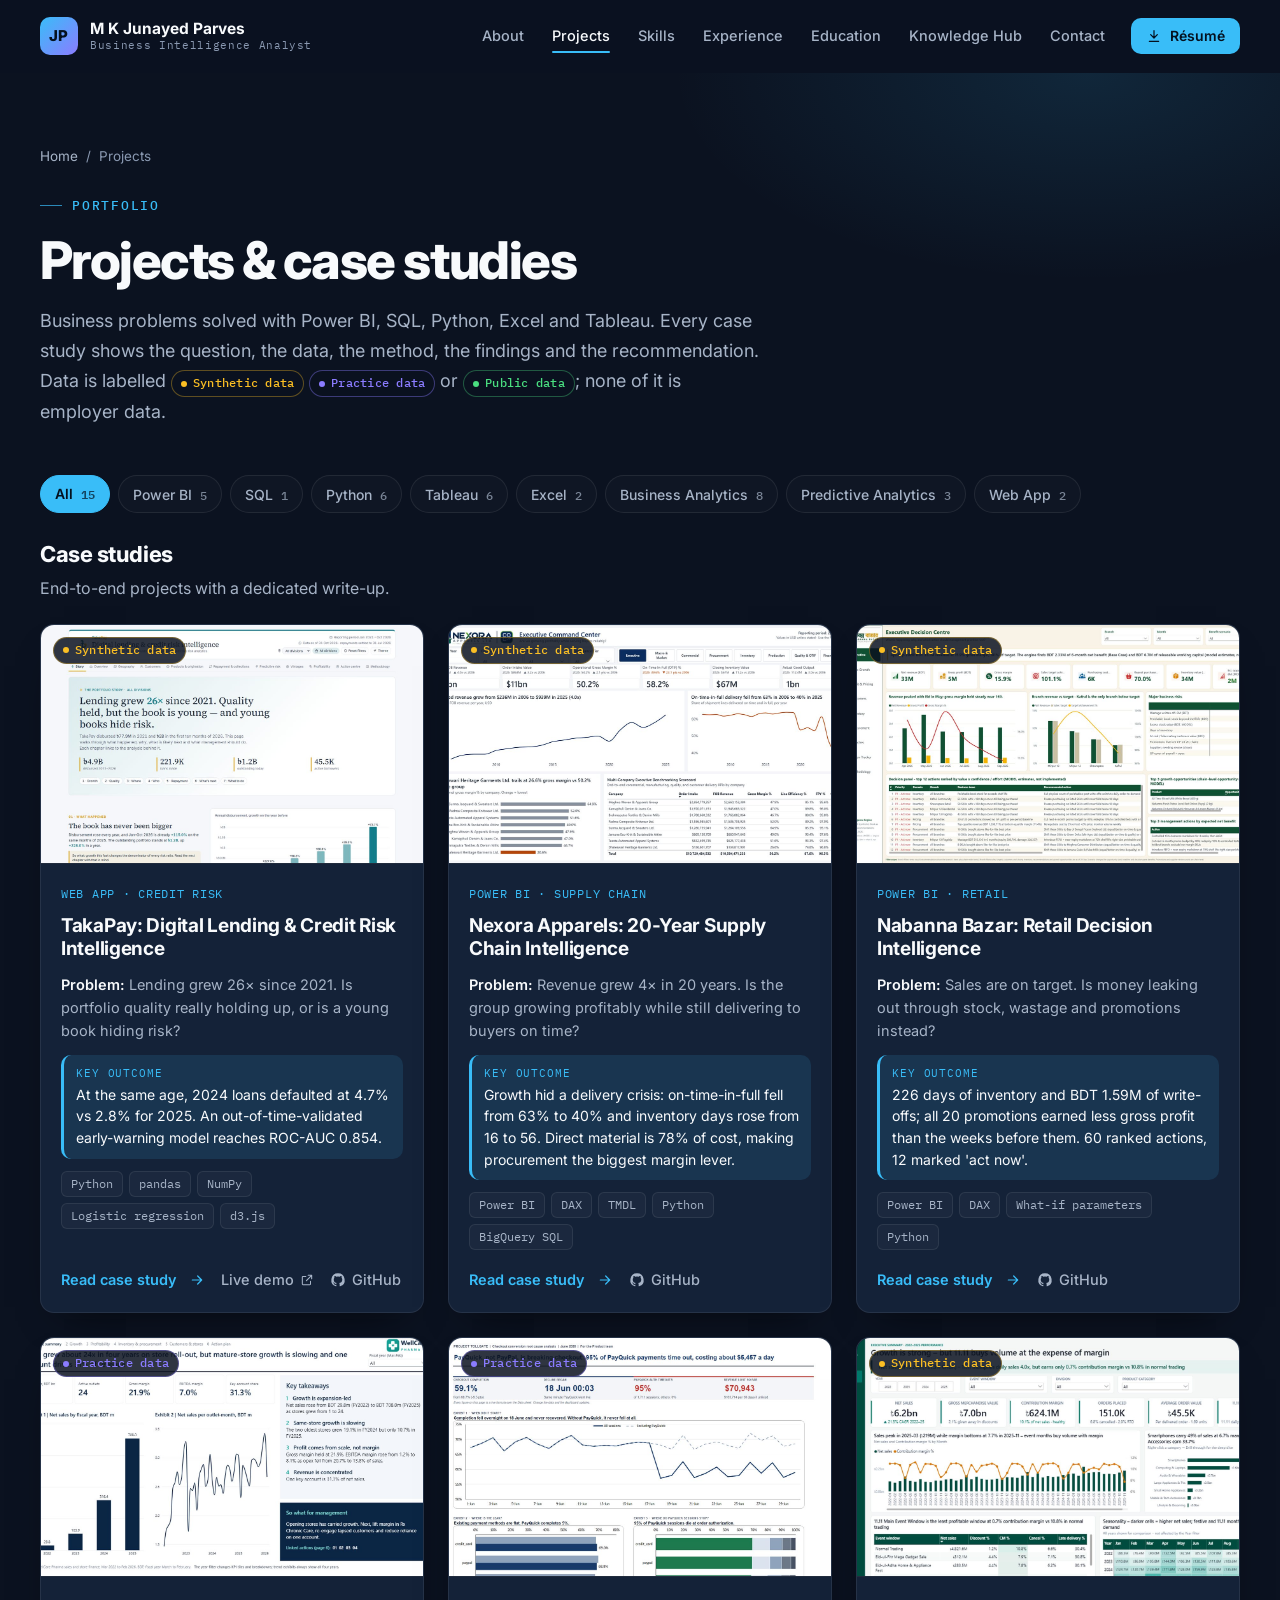
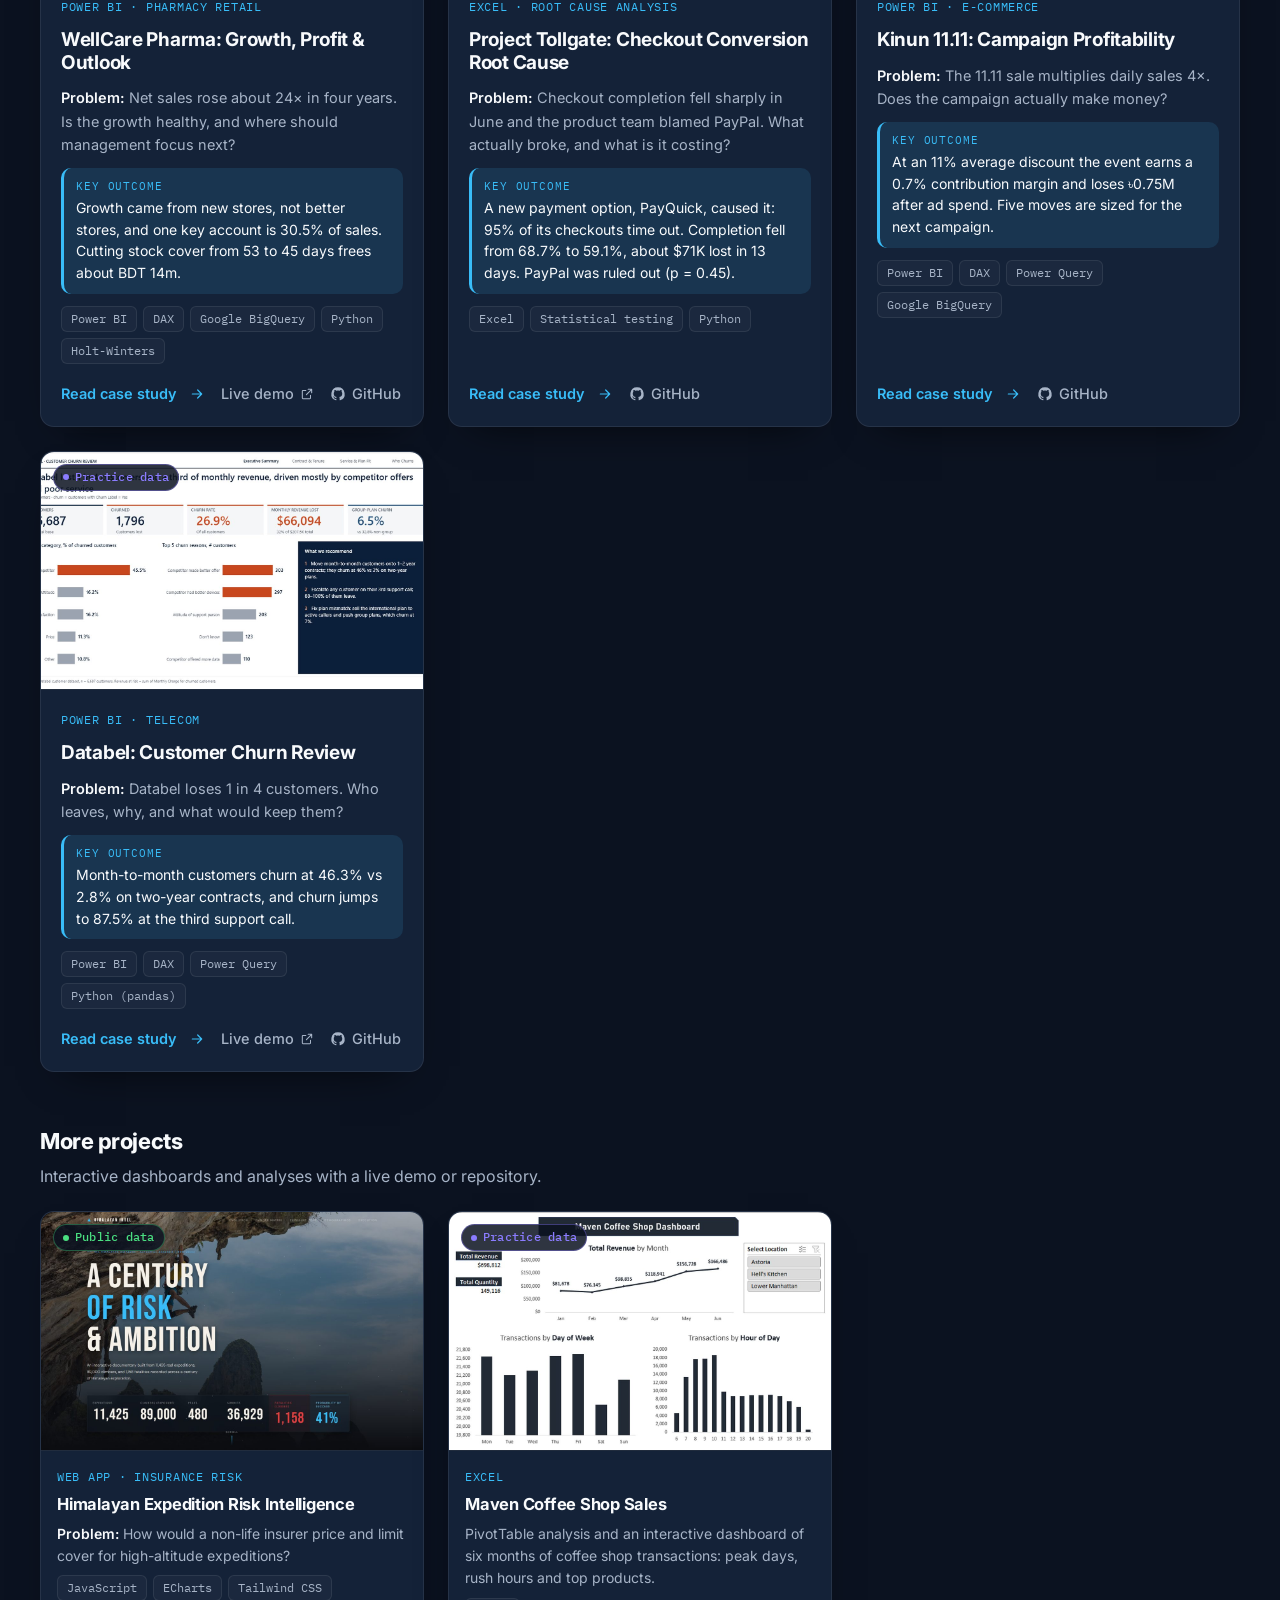
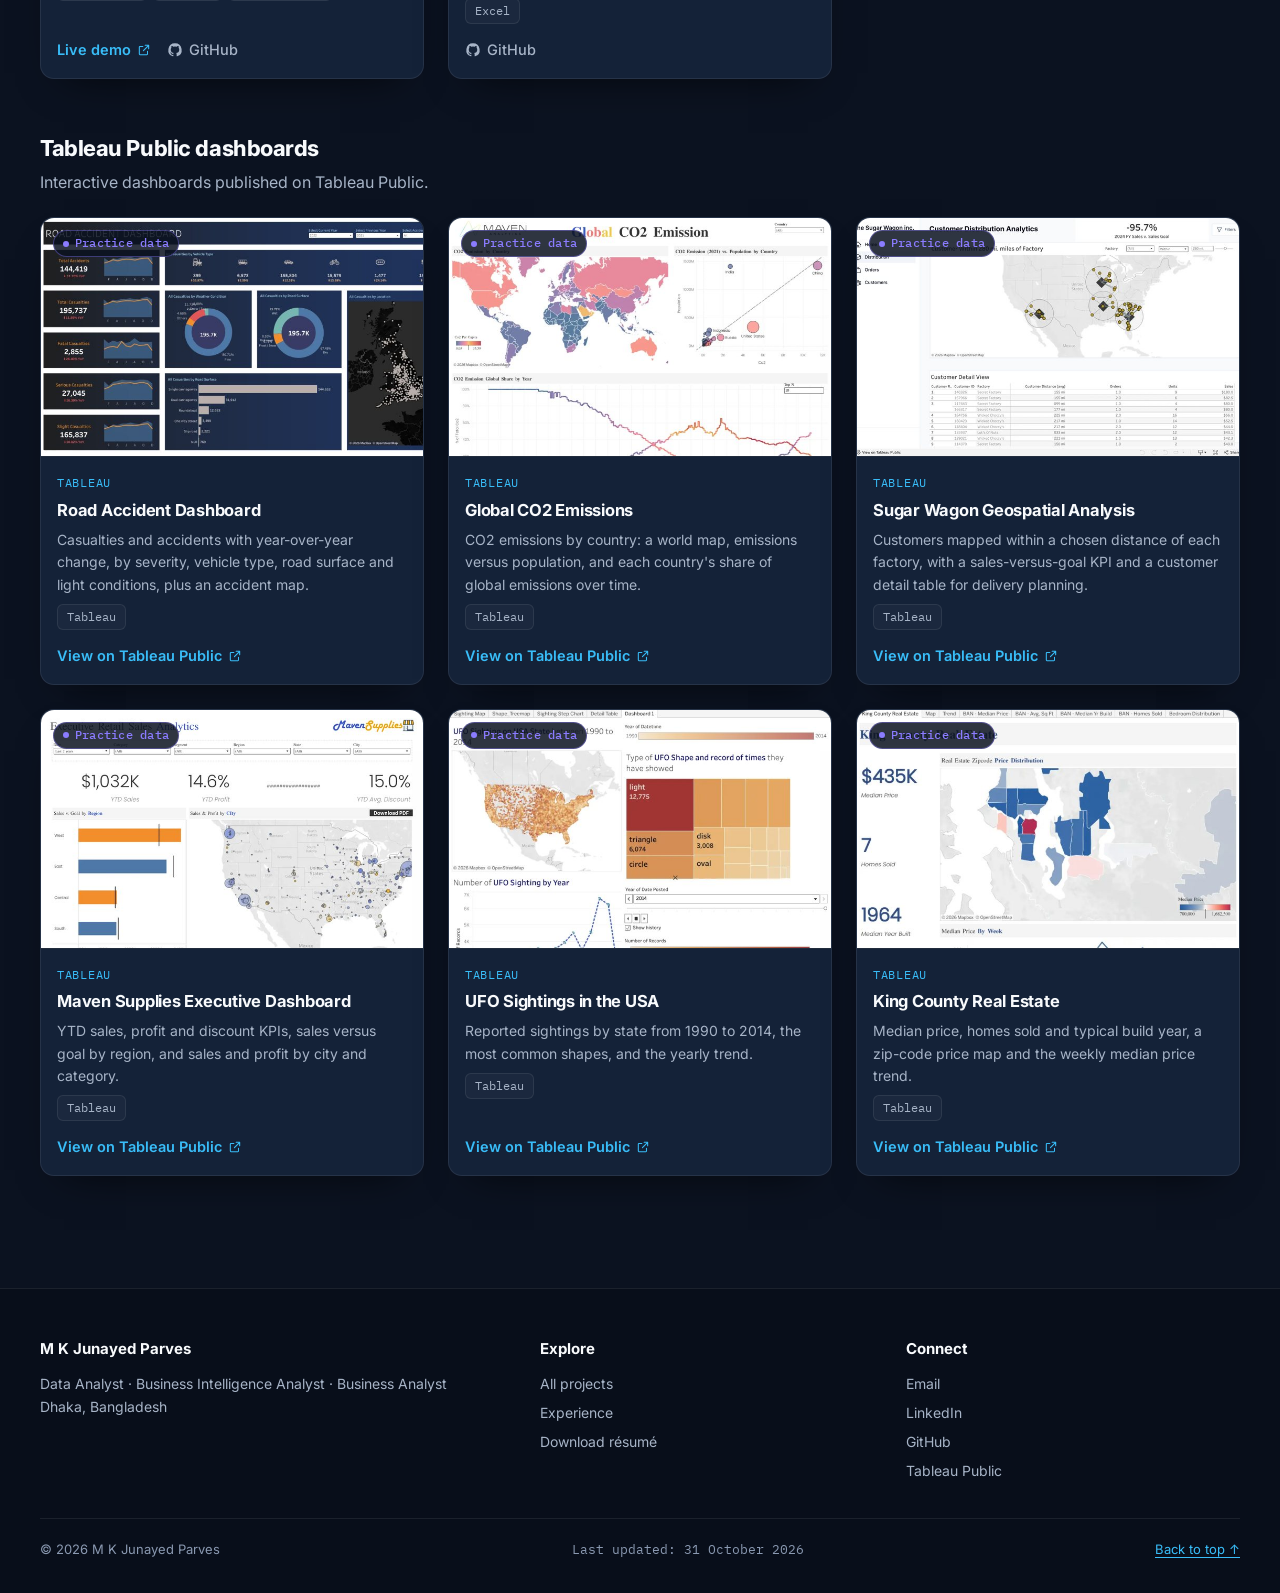
<file: projects/index.html>
<!doctype html>
<html lang="en">
<head>
  <meta charset="utf-8">
  <meta name="viewport" content="width=device-width, initial-scale=1">
  <title>Projects &amp; Case Studies | M K Junayed Parves, Data &amp; BI Analyst</title>
  <meta name="description" content="7 documented case studies in Power BI, SQL, Python, Excel and Tableau: credit risk, supply chain, retail, pharmacy, e-commerce and churn analytics, plus Tableau Public dashboards.">
  <link rel="canonical" href="https://junayedparves.github.io/projects/">
  <meta name="author" content="M K Junayed Parves">
  <meta property="og:type" content="website">
  <meta property="og:site_name" content="M K Junayed Parves">
  <meta property="og:title" content="Projects &amp; Case Studies | M K Junayed Parves, Data &amp; BI Analyst">
  <meta property="og:description" content="7 documented case studies in Power BI, SQL, Python, Excel and Tableau: credit risk, supply chain, retail, pharmacy, e-commerce and churn analytics, plus Tableau Public dashboards.">
  <meta property="og:url" content="https://junayedparves.github.io/projects/">
  <meta property="og:image" content="https://junayedparves.github.io/assets/images/og-image.jpg">
  <meta name="twitter:card" content="summary_large_image">
  <meta name="twitter:title" content="Projects &amp; Case Studies | M K Junayed Parves, Data &amp; BI Analyst">
  <meta name="twitter:description" content="7 documented case studies in Power BI, SQL, Python, Excel and Tableau: credit risk, supply chain, retail, pharmacy, e-commerce and churn analytics, plus Tableau Public dashboards.">
  <meta name="twitter:image" content="https://junayedparves.github.io/assets/images/og-image.jpg">
  <meta name="theme-color" content="#0B1220">
  <link rel="icon" href="/favicon.svg" type="image/svg+xml">
  <link rel="preconnect" href="https://fonts.googleapis.com">
  <link rel="preconnect" href="https://fonts.gstatic.com" crossorigin>
  <link rel="stylesheet" href="https://fonts.googleapis.com/css2?family=Inter:wght@400;500;600;700;800&family=IBM+Plex+Mono:wght@400;500&display=swap">
  <link rel="stylesheet" href="/css/variables.css?v=3.1.0">
  <link rel="stylesheet" href="/css/base.css?v=3.1.0">
  <link rel="stylesheet" href="/css/components.css?v=3.1.0">
  <link rel="stylesheet" href="/css/pages.css?v=3.1.0">
  <link rel="stylesheet" href="/css/motion.css?v=3.1.0">
  <script>(function(d,w){try{if(w.matchMedia("(prefers-reduced-motion: reduce)").matches||!("IntersectionObserver" in w))return;d.classList.add("anim");setTimeout(function(){if(!w.__motion)d.classList.remove("anim")},2500)}catch(e){}})(document.documentElement,window)</script>
  <script defer src="/js/navigation.js?v=3.1.0"></script>
  <script defer src="/js/project-filter.js?v=3.1.0"></script>
  <script defer src="/js/main.js?v=3.1.0"></script>
  <script defer src="/js/motion.js?v=3.1.0"></script>
  <script type="application/ld+json">{"@context":"https://schema.org","@graph":[{"@type":"CollectionPage","name":"Projects & case studies","url":"https://junayedparves.github.io/projects/","author":{"@id":"https://junayedparves.github.io/#person"},"mainEntity":{"@type":"ItemList","itemListElement":[{"@type":"ListItem","position":1,"url":"https://junayedparves.github.io/projects/takapay-credit-risk-analytics/","name":"TakaPay: Digital Lending & Credit Risk Intelligence"},{"@type":"ListItem","position":2,"url":"https://junayedparves.github.io/projects/nexora-supply-chain-intelligence/","name":"Nexora Apparels: 20-Year Supply Chain Intelligence"},{"@type":"ListItem","position":3,"url":"https://junayedparves.github.io/projects/nabanna-retail-decision-intelligence/","name":"Nabanna Bazar: Retail Decision Intelligence"},{"@type":"ListItem","position":4,"url":"https://junayedparves.github.io/projects/wellcare-pharma-performance/","name":"WellCare Pharma: Growth, Profit & Outlook"},{"@type":"ListItem","position":5,"url":"https://junayedparves.github.io/projects/checkout-conversion-root-cause/","name":"Project Tollgate: Checkout Conversion Root Cause"},{"@type":"ListItem","position":6,"url":"https://junayedparves.github.io/projects/kinun-campaign-profitability/","name":"Kinun 11.11: Campaign Profitability"},{"@type":"ListItem","position":7,"url":"https://junayedparves.github.io/projects/databel-customer-churn/","name":"Databel: Customer Churn Review"}]}},{"@type":"BreadcrumbList","itemListElement":[{"@type":"ListItem","position":1,"name":"Home","item":"https://junayedparves.github.io/"},{"@type":"ListItem","position":2,"name":"Projects","item":"https://junayedparves.github.io/projects/"}]},{"@type":"Person","@id":"https://junayedparves.github.io/#person","name":"M K Junayed Parves","jobTitle":"Business Intelligence Analyst","description":"Data Analyst and Business Intelligence Analyst in Dhaka, Bangladesh. Power BI, SQL, DAX, Tableau and Python case studies in credit risk, retail, supply chain and financial analytics.","url":"https://junayedparves.github.io/","image":"https://junayedparves.github.io/assets/images/portrait.jpg","email":"mailto:jndparves@gmail.com","address":{"@type":"PostalAddress","addressLocality":"Dhaka","addressCountry":"BD"},"worksFor":{"@type":"Organization","name":"Green Delta Insurance PLC"},"alumniOf":[{"@type":"CollegeOrUniversity","name":"University of Dhaka"},{"@type":"CollegeOrUniversity","name":"Dhaka College (University of Dhaka)"}],"knowsAbout":["Business Intelligence","Data Analysis","Business Analysis","Power BI","DAX","SQL","Tableau","Python","Data Visualization","Financial Analytics"],"sameAs":["https://www.linkedin.com/in/junayedparves","https://github.com/JunayedParves","https://public.tableau.com/app/profile/junayed.parves"]}]}</script>
</head>
<!-- This page is generated by scripts/build.js from data/*.json and content/.
     Edit the content there (or in the Google Sheet), not in this file. -->
<body id="top">

  <a class="skip-link" href="#main">Skip to content</a>
  <header class="site-header">
    <nav class="nav container" aria-label="Main">
      <a class="brand" href="/" aria-label="M K Junayed Parves, home">
        <span class="brand-mark" aria-hidden="true">JP</span>
        <span class="brand-text"><span class="brand-name">M K Junayed Parves</span><span class="brand-role">Business Intelligence Analyst</span></span>
      </a>
      <button class="nav-toggle" type="button" aria-expanded="false" aria-controls="nav-menu">
        <span class="visually-hidden">Menu</span><span class="nav-toggle-bar" aria-hidden="true"></span>
      </button>
      <ul class="nav-menu" id="nav-menu">
        <li><a href="/#about">About</a></li><li><a href="/projects/" aria-current="page">Projects</a></li><li><a href="/#skills">Skills</a></li><li><a href="/#experience">Experience</a></li><li><a href="/#education">Education</a></li><li><a href="/#knowledge">Knowledge Hub</a></li><li><a href="/#contact">Contact</a></li>
        <li><a class="btn btn-primary btn-small" href="/assets/resume.pdf" download><svg width="16" height="16" viewBox="0 0 24 24" fill="none" stroke="currentColor" stroke-width="1.8" stroke-linecap="round" stroke-linejoin="round" aria-hidden="true" focusable="false" class="i-download"><path d="M12 4v11M7 10l5 5 5-5M5 20h14"/></svg> Résumé</a></li>
      </ul>
    </nav>
    <div class="scroll-progress" aria-hidden="true"></div>
  </header>
  <main id="main">

    <section class="page-header" aria-labelledby="page-title">
      <div class="container">
        <ol class="breadcrumb" aria-label="Breadcrumb"><li><a href="/">Home</a></li><li aria-current="page">Projects</li></ol>
        <p class="eyebrow">Portfolio</p>
        <h1 class="page-title" id="page-title">Projects & case studies</h1>
        <p class="page-lead">Business problems solved with Power BI, SQL, Python, Excel and Tableau. Every case study shows the question, the data, the method, the findings and the recommendation. Data is labelled <span class="badge badge-synthetic">Synthetic data</span> <span class="badge badge-practice">Practice data</span> or <span class="badge badge-public">Public data</span>; none of it is employer data.</p>
      </div>
    </section>
    <section class="section" style="padding-top:8px" aria-label="Project list">
      <div class="container">
        
      <div class="filters" data-reveal role="group" aria-label="Filter projects" data-filter-for="cs-grid gallery-grid tableau-grid" data-status="all-status">
        <button type="button" class="filter-btn" data-filter="All" aria-pressed="true">All <span class="count">15</span></button>
        <button type="button" class="filter-btn" data-filter="Power BI" aria-pressed="false">Power BI <span class="count">5</span></button>
        <button type="button" class="filter-btn" data-filter="SQL" aria-pressed="false">SQL <span class="count">1</span></button>
        <button type="button" class="filter-btn" data-filter="Python" aria-pressed="false">Python <span class="count">6</span></button>
        <button type="button" class="filter-btn" data-filter="Tableau" aria-pressed="false">Tableau <span class="count">6</span></button>
        <button type="button" class="filter-btn" data-filter="Excel" aria-pressed="false">Excel <span class="count">2</span></button>
        <button type="button" class="filter-btn" data-filter="Business Analytics" aria-pressed="false">Business Analytics <span class="count">8</span></button>
        <button type="button" class="filter-btn" data-filter="Predictive Analytics" aria-pressed="false">Predictive Analytics <span class="count">3</span></button>
        <button type="button" class="filter-btn" data-filter="Web App" aria-pressed="false">Web App <span class="count">2</span></button>
      </div>
      <p class="visually-hidden" id="all-status" aria-live="polite"></p>
        <div data-filter-block>
          <h2 class="subsection-title" style="margin-top:8px">Case studies</h2>
          <p class="subsection-intro">End-to-end projects with a dedicated write-up.</p>
          <ul class="project-grid" id="cs-grid" data-stagger>
        <li class="project-card" data-tags="Python|Predictive Analytics|Business Analytics|Web App">
          <div class="project-media">
            <img src="/assets/images/projects/takapay/cover.jpg" alt="TakaPay lending dashboard: story page with disbursement growth and portfolio KPIs" width="1200" height="750" style="view-transition-name:cover-takapay-credit-risk-analytics" loading="lazy" decoding="async">
            <span class="badge badge-synthetic">Synthetic data</span>
          </div>
          <div class="project-body">
            <p class="project-meta">Web App · Credit Risk</p>
            <h3 class="project-title"><a href="/projects/takapay-credit-risk-analytics/">TakaPay: Digital Lending &amp; Credit Risk Intelligence</a></h3>
            <p class="project-problem"><b>Problem:</b> Lending grew 26× since 2021. Is portfolio quality really holding up, or is a young book hiding risk?</p>
            <p class="project-outcome"><span class="label">Key outcome</span>At the same age, 2024 loans defaulted at 4.7% vs 2.8% for 2025. An out-of-time-validated early-warning model reaches ROC-AUC 0.854.</p>
            <ul class="tags" aria-label="Tools"><li class="tag">Python</li><li class="tag">pandas</li><li class="tag">NumPy</li><li class="tag">Logistic regression</li><li class="tag">d3.js</li></ul>
            <div class="project-links"><a class="primary-link" href="/projects/takapay-credit-risk-analytics/">Read case study<span class="visually-hidden">: TakaPay: Digital Lending &amp; Credit Risk Intelligence</span> <svg width="16" height="16" viewBox="0 0 24 24" fill="none" stroke="currentColor" stroke-width="1.8" stroke-linecap="round" stroke-linejoin="round" aria-hidden="true" focusable="false" class="i-arrow"><path d="M5 12h14M13 6l6 6-6 6"/></svg></a><a class="secondary-link" href="https://junayedparves.github.io/takapay-lending-dashboard/" target="_blank" rel="noopener noreferrer">Live demo <svg width="14" height="14" viewBox="0 0 24 24" fill="none" stroke="currentColor" stroke-width="1.8" stroke-linecap="round" stroke-linejoin="round" aria-hidden="true" focusable="false" class="i-external"><path d="M14 4h6v6M20 4l-9 9M18 14v5a1 1 0 0 1-1 1H5a1 1 0 0 1-1-1V7a1 1 0 0 1 1-1h5"/></svg><span class="visually-hidden"> (TakaPay: Digital Lending &amp; Credit Risk Intelligence, opens in a new tab)</span></a><a class="secondary-link" href="https://github.com/JunayedParves/takapay-lending-dashboard" target="_blank" rel="noopener noreferrer"><svg width="16" height="16" viewBox="0 0 24 24" fill="currentColor" aria-hidden="true" focusable="false"><path d="M12 2a10 10 0 0 0-3.16 19.49c.5.09.68-.22.68-.48v-1.7c-2.78.6-3.37-1.34-3.37-1.34-.45-1.16-1.11-1.47-1.11-1.47-.91-.62.07-.61.07-.61 1 .07 1.53 1.03 1.53 1.03.9 1.52 2.34 1.08 2.91.83.09-.65.35-1.08.63-1.33-2.22-.25-4.56-1.11-4.56-4.94 0-1.09.39-1.98 1.03-2.68-.1-.25-.45-1.27.1-2.65 0 0 .84-.27 2.75 1.02a9.6 9.6 0 0 1 5 0c1.91-1.29 2.75-1.02 2.75-1.02.55 1.38.2 2.4.1 2.65.64.7 1.03 1.59 1.03 2.68 0 3.84-2.34 4.68-4.57 4.93.36.31.68.92.68 1.85v2.74c0 .27.18.58.69.48A10 10 0 0 0 12 2z"/></svg> GitHub<span class="visually-hidden"> repository for TakaPay: Digital Lending &amp; Credit Risk Intelligence (opens in a new tab)</span></a></div>
          </div>
        </li>
        <li class="project-card" data-tags="Power BI|SQL|Python|Business Analytics">
          <div class="project-media">
            <img src="/assets/images/projects/nexora/cover.jpg" alt="Nexora Apparels executive command center in Power BI" width="1200" height="750" style="view-transition-name:cover-nexora-supply-chain-intelligence" loading="lazy" decoding="async">
            <span class="badge badge-synthetic">Synthetic data</span>
          </div>
          <div class="project-body">
            <p class="project-meta">Power BI · Supply Chain</p>
            <h3 class="project-title"><a href="/projects/nexora-supply-chain-intelligence/">Nexora Apparels: 20-Year Supply Chain Intelligence</a></h3>
            <p class="project-problem"><b>Problem:</b> Revenue grew 4× in 20 years. Is the group growing profitably while still delivering to buyers on time?</p>
            <p class="project-outcome"><span class="label">Key outcome</span>Growth hid a delivery crisis: on-time-in-full fell from 63% to 40% and inventory days rose from 16 to 56. Direct material is 78% of cost, making procurement the biggest margin lever.</p>
            <ul class="tags" aria-label="Tools"><li class="tag">Power BI</li><li class="tag">DAX</li><li class="tag">TMDL</li><li class="tag">Python</li><li class="tag">BigQuery SQL</li></ul>
            <div class="project-links"><a class="primary-link" href="/projects/nexora-supply-chain-intelligence/">Read case study<span class="visually-hidden">: Nexora Apparels: 20-Year Supply Chain Intelligence</span> <svg width="16" height="16" viewBox="0 0 24 24" fill="none" stroke="currentColor" stroke-width="1.8" stroke-linecap="round" stroke-linejoin="round" aria-hidden="true" focusable="false" class="i-arrow"><path d="M5 12h14M13 6l6 6-6 6"/></svg></a><a class="secondary-link" href="https://github.com/JunayedParves/nexora-rmg-supply-chain-powerbi" target="_blank" rel="noopener noreferrer"><svg width="16" height="16" viewBox="0 0 24 24" fill="currentColor" aria-hidden="true" focusable="false"><path d="M12 2a10 10 0 0 0-3.16 19.49c.5.09.68-.22.68-.48v-1.7c-2.78.6-3.37-1.34-3.37-1.34-.45-1.16-1.11-1.47-1.11-1.47-.91-.62.07-.61.07-.61 1 .07 1.53 1.03 1.53 1.03.9 1.52 2.34 1.08 2.91.83.09-.65.35-1.08.63-1.33-2.22-.25-4.56-1.11-4.56-4.94 0-1.09.39-1.98 1.03-2.68-.1-.25-.45-1.27.1-2.65 0 0 .84-.27 2.75 1.02a9.6 9.6 0 0 1 5 0c1.91-1.29 2.75-1.02 2.75-1.02.55 1.38.2 2.4.1 2.65.64.7 1.03 1.59 1.03 2.68 0 3.84-2.34 4.68-4.57 4.93.36.31.68.92.68 1.85v2.74c0 .27.18.58.69.48A10 10 0 0 0 12 2z"/></svg> GitHub<span class="visually-hidden"> repository for Nexora Apparels: 20-Year Supply Chain Intelligence (opens in a new tab)</span></a></div>
          </div>
        </li>
        <li class="project-card" data-tags="Power BI|Python|Predictive Analytics|Business Analytics">
          <div class="project-media">
            <img src="/assets/images/projects/nabanna/cover.jpg" alt="Nabanna Bazar executive decision centre in Power BI" width="1200" height="750" style="view-transition-name:cover-nabanna-retail-decision-intelligence" loading="lazy" decoding="async">
            <span class="badge badge-synthetic">Synthetic data</span>
          </div>
          <div class="project-body">
            <p class="project-meta">Power BI · Retail</p>
            <h3 class="project-title"><a href="/projects/nabanna-retail-decision-intelligence/">Nabanna Bazar: Retail Decision Intelligence</a></h3>
            <p class="project-problem"><b>Problem:</b> Sales are on target. Is money leaking out through stock, wastage and promotions instead?</p>
            <p class="project-outcome"><span class="label">Key outcome</span>226 days of inventory and BDT 1.59M of write-offs; all 20 promotions earned less gross profit than the weeks before them. 60 ranked actions, 12 marked &#39;act now&#39;.</p>
            <ul class="tags" aria-label="Tools"><li class="tag">Power BI</li><li class="tag">DAX</li><li class="tag">What-if parameters</li><li class="tag">Python</li></ul>
            <div class="project-links"><a class="primary-link" href="/projects/nabanna-retail-decision-intelligence/">Read case study<span class="visually-hidden">: Nabanna Bazar: Retail Decision Intelligence</span> <svg width="16" height="16" viewBox="0 0 24 24" fill="none" stroke="currentColor" stroke-width="1.8" stroke-linecap="round" stroke-linejoin="round" aria-hidden="true" focusable="false" class="i-arrow"><path d="M5 12h14M13 6l6 6-6 6"/></svg></a><a class="secondary-link" href="https://github.com/JunayedParves/nabanna-bazar-retail-intelligence" target="_blank" rel="noopener noreferrer"><svg width="16" height="16" viewBox="0 0 24 24" fill="currentColor" aria-hidden="true" focusable="false"><path d="M12 2a10 10 0 0 0-3.16 19.49c.5.09.68-.22.68-.48v-1.7c-2.78.6-3.37-1.34-3.37-1.34-.45-1.16-1.11-1.47-1.11-1.47-.91-.62.07-.61.07-.61 1 .07 1.53 1.03 1.53 1.03.9 1.52 2.34 1.08 2.91.83.09-.65.35-1.08.63-1.33-2.22-.25-4.56-1.11-4.56-4.94 0-1.09.39-1.98 1.03-2.68-.1-.25-.45-1.27.1-2.65 0 0 .84-.27 2.75 1.02a9.6 9.6 0 0 1 5 0c1.91-1.29 2.75-1.02 2.75-1.02.55 1.38.2 2.4.1 2.65.64.7 1.03 1.59 1.03 2.68 0 3.84-2.34 4.68-4.57 4.93.36.31.68.92.68 1.85v2.74c0 .27.18.58.69.48A10 10 0 0 0 12 2z"/></svg> GitHub<span class="visually-hidden"> repository for Nabanna Bazar: Retail Decision Intelligence (opens in a new tab)</span></a></div>
          </div>
        </li>
        <li class="project-card" data-tags="Power BI|Python|Predictive Analytics|Business Analytics">
          <div class="project-media">
            <img src="/assets/images/projects/wellcare/cover.jpg" alt="WellCare Pharma executive summary page in Power BI" width="1200" height="750" style="view-transition-name:cover-wellcare-pharma-performance" loading="lazy" decoding="async">
            <span class="badge badge-practice">Practice data</span>
          </div>
          <div class="project-body">
            <p class="project-meta">Power BI · Pharmacy Retail</p>
            <h3 class="project-title"><a href="/projects/wellcare-pharma-performance/">WellCare Pharma: Growth, Profit &amp; Outlook</a></h3>
            <p class="project-problem"><b>Problem:</b> Net sales rose about 24× in four years. Is the growth healthy, and where should management focus next?</p>
            <p class="project-outcome"><span class="label">Key outcome</span>Growth came from new stores, not better stores, and one key account is 30.5% of sales. Cutting stock cover from 53 to 45 days frees about BDT 14m.</p>
            <ul class="tags" aria-label="Tools"><li class="tag">Power BI</li><li class="tag">DAX</li><li class="tag">Google BigQuery</li><li class="tag">Python</li><li class="tag">Holt-Winters</li></ul>
            <div class="project-links"><a class="primary-link" href="/projects/wellcare-pharma-performance/">Read case study<span class="visually-hidden">: WellCare Pharma: Growth, Profit &amp; Outlook</span> <svg width="16" height="16" viewBox="0 0 24 24" fill="none" stroke="currentColor" stroke-width="1.8" stroke-linecap="round" stroke-linejoin="round" aria-hidden="true" focusable="false" class="i-arrow"><path d="M5 12h14M13 6l6 6-6 6"/></svg></a><a class="secondary-link" href="https://junayedparves.github.io/wellcare-executive-dashboard/" target="_blank" rel="noopener noreferrer">Live demo <svg width="14" height="14" viewBox="0 0 24 24" fill="none" stroke="currentColor" stroke-width="1.8" stroke-linecap="round" stroke-linejoin="round" aria-hidden="true" focusable="false" class="i-external"><path d="M14 4h6v6M20 4l-9 9M18 14v5a1 1 0 0 1-1 1H5a1 1 0 0 1-1-1V7a1 1 0 0 1 1-1h5"/></svg><span class="visually-hidden"> (WellCare Pharma: Growth, Profit &amp; Outlook, opens in a new tab)</span></a><a class="secondary-link" href="https://github.com/JunayedParves/wellcare-pharma-powerbi" target="_blank" rel="noopener noreferrer"><svg width="16" height="16" viewBox="0 0 24 24" fill="currentColor" aria-hidden="true" focusable="false"><path d="M12 2a10 10 0 0 0-3.16 19.49c.5.09.68-.22.68-.48v-1.7c-2.78.6-3.37-1.34-3.37-1.34-.45-1.16-1.11-1.47-1.11-1.47-.91-.62.07-.61.07-.61 1 .07 1.53 1.03 1.53 1.03.9 1.52 2.34 1.08 2.91.83.09-.65.35-1.08.63-1.33-2.22-.25-4.56-1.11-4.56-4.94 0-1.09.39-1.98 1.03-2.68-.1-.25-.45-1.27.1-2.65 0 0 .84-.27 2.75 1.02a9.6 9.6 0 0 1 5 0c1.91-1.29 2.75-1.02 2.75-1.02.55 1.38.2 2.4.1 2.65.64.7 1.03 1.59 1.03 2.68 0 3.84-2.34 4.68-4.57 4.93.36.31.68.92.68 1.85v2.74c0 .27.18.58.69.48A10 10 0 0 0 12 2z"/></svg> GitHub<span class="visually-hidden"> repository for WellCare Pharma: Growth, Profit &amp; Outlook (opens in a new tab)</span></a></div>
          </div>
        </li>
        <li class="project-card" data-tags="Excel|Python|Business Analytics">
          <div class="project-media">
            <img src="/assets/images/projects/tollgate/cover.jpg" alt="Project Tollgate Excel dashboard showing the checkout completion drop" width="1200" height="750" style="view-transition-name:cover-checkout-conversion-root-cause" loading="lazy" decoding="async">
            <span class="badge badge-practice">Practice data</span>
          </div>
          <div class="project-body">
            <p class="project-meta">Excel · Root Cause Analysis</p>
            <h3 class="project-title"><a href="/projects/checkout-conversion-root-cause/">Project Tollgate: Checkout Conversion Root Cause</a></h3>
            <p class="project-problem"><b>Problem:</b> Checkout completion fell sharply in June and the product team blamed PayPal. What actually broke, and what is it costing?</p>
            <p class="project-outcome"><span class="label">Key outcome</span>A new payment option, PayQuick, caused it: 95% of its checkouts time out. Completion fell from 68.7% to 59.1%, about $71K lost in 13 days. PayPal was ruled out (p = 0.45).</p>
            <ul class="tags" aria-label="Tools"><li class="tag">Excel</li><li class="tag">Statistical testing</li><li class="tag">Python</li></ul>
            <div class="project-links"><a class="primary-link" href="/projects/checkout-conversion-root-cause/">Read case study<span class="visually-hidden">: Project Tollgate: Checkout Conversion Root Cause</span> <svg width="16" height="16" viewBox="0 0 24 24" fill="none" stroke="currentColor" stroke-width="1.8" stroke-linecap="round" stroke-linejoin="round" aria-hidden="true" focusable="false" class="i-arrow"><path d="M5 12h14M13 6l6 6-6 6"/></svg></a><a class="secondary-link" href="https://github.com/JunayedParves/project-tollgate-excel" target="_blank" rel="noopener noreferrer"><svg width="16" height="16" viewBox="0 0 24 24" fill="currentColor" aria-hidden="true" focusable="false"><path d="M12 2a10 10 0 0 0-3.16 19.49c.5.09.68-.22.68-.48v-1.7c-2.78.6-3.37-1.34-3.37-1.34-.45-1.16-1.11-1.47-1.11-1.47-.91-.62.07-.61.07-.61 1 .07 1.53 1.03 1.53 1.03.9 1.52 2.34 1.08 2.91.83.09-.65.35-1.08.63-1.33-2.22-.25-4.56-1.11-4.56-4.94 0-1.09.39-1.98 1.03-2.68-.1-.25-.45-1.27.1-2.65 0 0 .84-.27 2.75 1.02a9.6 9.6 0 0 1 5 0c1.91-1.29 2.75-1.02 2.75-1.02.55 1.38.2 2.4.1 2.65.64.7 1.03 1.59 1.03 2.68 0 3.84-2.34 4.68-4.57 4.93.36.31.68.92.68 1.85v2.74c0 .27.18.58.69.48A10 10 0 0 0 12 2z"/></svg> GitHub<span class="visually-hidden"> repository for Project Tollgate: Checkout Conversion Root Cause (opens in a new tab)</span></a></div>
          </div>
        </li>
        <li class="project-card" data-tags="Power BI|Business Analytics">
          <div class="project-media">
            <img src="/assets/images/projects/kinun/cover.jpg" alt="Kinun 11.11 executive summary page in Power BI" width="1200" height="750" style="view-transition-name:cover-kinun-campaign-profitability" loading="lazy" decoding="async">
            <span class="badge badge-synthetic">Synthetic data</span>
          </div>
          <div class="project-body">
            <p class="project-meta">Power BI · E-commerce</p>
            <h3 class="project-title"><a href="/projects/kinun-campaign-profitability/">Kinun 11.11: Campaign Profitability</a></h3>
            <p class="project-problem"><b>Problem:</b> The 11.11 sale multiplies daily sales 4×. Does the campaign actually make money?</p>
            <p class="project-outcome"><span class="label">Key outcome</span>At an 11% average discount the event earns a 0.7% contribution margin and loses ৳0.75M after ad spend. Five moves are sized for the next campaign.</p>
            <ul class="tags" aria-label="Tools"><li class="tag">Power BI</li><li class="tag">DAX</li><li class="tag">Power Query</li><li class="tag">Google BigQuery</li></ul>
            <div class="project-links"><a class="primary-link" href="/projects/kinun-campaign-profitability/">Read case study<span class="visually-hidden">: Kinun 11.11: Campaign Profitability</span> <svg width="16" height="16" viewBox="0 0 24 24" fill="none" stroke="currentColor" stroke-width="1.8" stroke-linecap="round" stroke-linejoin="round" aria-hidden="true" focusable="false" class="i-arrow"><path d="M5 12h14M13 6l6 6-6 6"/></svg></a><a class="secondary-link" href="https://github.com/JunayedParves/kinun-1111-campaign-powerbi" target="_blank" rel="noopener noreferrer"><svg width="16" height="16" viewBox="0 0 24 24" fill="currentColor" aria-hidden="true" focusable="false"><path d="M12 2a10 10 0 0 0-3.16 19.49c.5.09.68-.22.68-.48v-1.7c-2.78.6-3.37-1.34-3.37-1.34-.45-1.16-1.11-1.47-1.11-1.47-.91-.62.07-.61.07-.61 1 .07 1.53 1.03 1.53 1.03.9 1.52 2.34 1.08 2.91.83.09-.65.35-1.08.63-1.33-2.22-.25-4.56-1.11-4.56-4.94 0-1.09.39-1.98 1.03-2.68-.1-.25-.45-1.27.1-2.65 0 0 .84-.27 2.75 1.02a9.6 9.6 0 0 1 5 0c1.91-1.29 2.75-1.02 2.75-1.02.55 1.38.2 2.4.1 2.65.64.7 1.03 1.59 1.03 2.68 0 3.84-2.34 4.68-4.57 4.93.36.31.68.92.68 1.85v2.74c0 .27.18.58.69.48A10 10 0 0 0 12 2z"/></svg> GitHub<span class="visually-hidden"> repository for Kinun 11.11: Campaign Profitability (opens in a new tab)</span></a></div>
          </div>
        </li>
        <li class="project-card" data-tags="Power BI|Python|Business Analytics">
          <div class="project-media">
            <img src="/assets/images/projects/databel/cover.jpg" alt="Databel churn executive summary page in Power BI" width="1200" height="750" style="view-transition-name:cover-databel-customer-churn" loading="lazy" decoding="async">
            <span class="badge badge-practice">Practice data</span>
          </div>
          <div class="project-body">
            <p class="project-meta">Power BI · Telecom</p>
            <h3 class="project-title"><a href="/projects/databel-customer-churn/">Databel: Customer Churn Review</a></h3>
            <p class="project-problem"><b>Problem:</b> Databel loses 1 in 4 customers. Who leaves, why, and what would keep them?</p>
            <p class="project-outcome"><span class="label">Key outcome</span>Month-to-month customers churn at 46.3% vs 2.8% on two-year contracts, and churn jumps to 87.5% at the third support call.</p>
            <ul class="tags" aria-label="Tools"><li class="tag">Power BI</li><li class="tag">DAX</li><li class="tag">Power Query</li><li class="tag">Python (pandas)</li></ul>
            <div class="project-links"><a class="primary-link" href="/projects/databel-customer-churn/">Read case study<span class="visually-hidden">: Databel: Customer Churn Review</span> <svg width="16" height="16" viewBox="0 0 24 24" fill="none" stroke="currentColor" stroke-width="1.8" stroke-linecap="round" stroke-linejoin="round" aria-hidden="true" focusable="false" class="i-arrow"><path d="M5 12h14M13 6l6 6-6 6"/></svg></a><a class="secondary-link" href="https://junayedparves.github.io/Databel-Churn-PowerBI/" target="_blank" rel="noopener noreferrer">Live demo <svg width="14" height="14" viewBox="0 0 24 24" fill="none" stroke="currentColor" stroke-width="1.8" stroke-linecap="round" stroke-linejoin="round" aria-hidden="true" focusable="false" class="i-external"><path d="M14 4h6v6M20 4l-9 9M18 14v5a1 1 0 0 1-1 1H5a1 1 0 0 1-1-1V7a1 1 0 0 1 1-1h5"/></svg><span class="visually-hidden"> (Databel: Customer Churn Review, opens in a new tab)</span></a><a class="secondary-link" href="https://github.com/JunayedParves/Databel-Churn-PowerBI" target="_blank" rel="noopener noreferrer"><svg width="16" height="16" viewBox="0 0 24 24" fill="currentColor" aria-hidden="true" focusable="false"><path d="M12 2a10 10 0 0 0-3.16 19.49c.5.09.68-.22.68-.48v-1.7c-2.78.6-3.37-1.34-3.37-1.34-.45-1.16-1.11-1.47-1.11-1.47-.91-.62.07-.61.07-.61 1 .07 1.53 1.03 1.53 1.03.9 1.52 2.34 1.08 2.91.83.09-.65.35-1.08.63-1.33-2.22-.25-4.56-1.11-4.56-4.94 0-1.09.39-1.98 1.03-2.68-.1-.25-.45-1.27.1-2.65 0 0 .84-.27 2.75 1.02a9.6 9.6 0 0 1 5 0c1.91-1.29 2.75-1.02 2.75-1.02.55 1.38.2 2.4.1 2.65.64.7 1.03 1.59 1.03 2.68 0 3.84-2.34 4.68-4.57 4.93.36.31.68.92.68 1.85v2.74c0 .27.18.58.69.48A10 10 0 0 0 12 2z"/></svg> GitHub<span class="visually-hidden"> repository for Databel: Customer Churn Review (opens in a new tab)</span></a></div>
          </div>
        </li>
          </ul>
        </div>
        
      <div data-filter-block>
        <h2 class="subsection-title" data-reveal>More projects</h2>
        <p class="subsection-intro" data-reveal>Interactive dashboards and analyses with a live demo or repository.</p>
        <ul class="project-grid" id="gallery-grid" data-stagger>
        <li class="project-card is-compact" data-tags="Business Analytics|Web App">
          <div class="project-media">
            <img src="/assets/images/projects/himalayan/cover.jpg" alt="Himalayan Expedition risk dashboard landing view" width="1200" height="750" loading="lazy" decoding="async">
            <span class="badge badge-public">Public data</span>
          </div>
          <div class="project-body">
            <p class="project-meta">Web App · Insurance Risk</p>
            <h3 class="project-title"><a href="https://junayedparves.github.io/himalayan_expedition/" target="_blank" rel="noopener noreferrer">Himalayan Expedition Risk Intelligence</a></h3>
            <p class="project-problem"><b>Problem:</b> How would a non-life insurer price and limit cover for high-altitude expeditions?</p>
            
            <ul class="tags" aria-label="Tools"><li class="tag">JavaScript</li><li class="tag">ECharts</li><li class="tag">Tailwind CSS</li></ul>
            <div class="project-links"><a class="primary-link" href="https://junayedparves.github.io/himalayan_expedition/" target="_blank" rel="noopener noreferrer">Live demo <svg width="14" height="14" viewBox="0 0 24 24" fill="none" stroke="currentColor" stroke-width="1.8" stroke-linecap="round" stroke-linejoin="round" aria-hidden="true" focusable="false" class="i-external"><path d="M14 4h6v6M20 4l-9 9M18 14v5a1 1 0 0 1-1 1H5a1 1 0 0 1-1-1V7a1 1 0 0 1 1-1h5"/></svg><span class="visually-hidden"> (Himalayan Expedition Risk Intelligence, opens in a new tab)</span></a><a class="secondary-link" href="https://github.com/JunayedParves/himalayan_expedition" target="_blank" rel="noopener noreferrer"><svg width="16" height="16" viewBox="0 0 24 24" fill="currentColor" aria-hidden="true" focusable="false"><path d="M12 2a10 10 0 0 0-3.16 19.49c.5.09.68-.22.68-.48v-1.7c-2.78.6-3.37-1.34-3.37-1.34-.45-1.16-1.11-1.47-1.11-1.47-.91-.62.07-.61.07-.61 1 .07 1.53 1.03 1.53 1.03.9 1.52 2.34 1.08 2.91.83.09-.65.35-1.08.63-1.33-2.22-.25-4.56-1.11-4.56-4.94 0-1.09.39-1.98 1.03-2.68-.1-.25-.45-1.27.1-2.65 0 0 .84-.27 2.75 1.02a9.6 9.6 0 0 1 5 0c1.91-1.29 2.75-1.02 2.75-1.02.55 1.38.2 2.4.1 2.65.64.7 1.03 1.59 1.03 2.68 0 3.84-2.34 4.68-4.57 4.93.36.31.68.92.68 1.85v2.74c0 .27.18.58.69.48A10 10 0 0 0 12 2z"/></svg> GitHub<span class="visually-hidden"> repository for Himalayan Expedition Risk Intelligence (opens in a new tab)</span></a></div>
          </div>
        </li>
        <li class="project-card is-compact" data-tags="Excel">
          <div class="project-media">
            <img src="/assets/images/projects/coffee/cover.jpg" alt="Excel dashboard of coffee shop sales" width="1200" height="750" loading="lazy" decoding="async">
            <span class="badge badge-practice">Practice data</span>
          </div>
          <div class="project-body">
            <p class="project-meta">Excel</p>
            <h3 class="project-title"><a href="https://github.com/JunayedParves/Coffee-Shop-Sales-Analysis" target="_blank" rel="noopener noreferrer">Maven Coffee Shop Sales</a></h3>
            <p class="project-problem">PivotTable analysis and an interactive dashboard of six months of coffee shop transactions: peak days, rush hours and top products.</p>
            
            <ul class="tags" aria-label="Tools"><li class="tag">Excel</li></ul>
            <div class="project-links"><a class="secondary-link" href="https://github.com/JunayedParves/Coffee-Shop-Sales-Analysis" target="_blank" rel="noopener noreferrer"><svg width="16" height="16" viewBox="0 0 24 24" fill="currentColor" aria-hidden="true" focusable="false"><path d="M12 2a10 10 0 0 0-3.16 19.49c.5.09.68-.22.68-.48v-1.7c-2.78.6-3.37-1.34-3.37-1.34-.45-1.16-1.11-1.47-1.11-1.47-.91-.62.07-.61.07-.61 1 .07 1.53 1.03 1.53 1.03.9 1.52 2.34 1.08 2.91.83.09-.65.35-1.08.63-1.33-2.22-.25-4.56-1.11-4.56-4.94 0-1.09.39-1.98 1.03-2.68-.1-.25-.45-1.27.1-2.65 0 0 .84-.27 2.75 1.02a9.6 9.6 0 0 1 5 0c1.91-1.29 2.75-1.02 2.75-1.02.55 1.38.2 2.4.1 2.65.64.7 1.03 1.59 1.03 2.68 0 3.84-2.34 4.68-4.57 4.93.36.31.68.92.68 1.85v2.74c0 .27.18.58.69.48A10 10 0 0 0 12 2z"/></svg> GitHub<span class="visually-hidden"> repository for Maven Coffee Shop Sales (opens in a new tab)</span></a></div>
          </div>
        </li>
        </ul>
      </div>
        
      <div data-filter-block>
        <h2 class="subsection-title" data-reveal>Tableau Public dashboards</h2>
        <p class="subsection-intro" data-reveal>Interactive dashboards published on Tableau Public.</p>
        <ul class="project-grid" id="tableau-grid" data-stagger>
        <li class="project-card is-compact" data-tags="Tableau">
          <div class="project-media">
            <img src="/assets/images/projects/tableau-road-accident.jpg" alt="Tableau road accident dashboard" width="736" height="454" loading="lazy" decoding="async">
            <span class="badge badge-practice">Practice data</span>
          </div>
          <div class="project-body">
            <p class="project-meta">Tableau</p>
            <h3 class="project-title"><a href="https://public.tableau.com/app/profile/junayed.parves/viz/RoadAccidentDashboard_17892367695180/RoadAccidentDashbaord" target="_blank" rel="noopener noreferrer">Road Accident Dashboard</a></h3>
            <p class="project-problem">Casualties and accidents with year-over-year change, by severity, vehicle type, road surface and light conditions, plus an accident map.</p>
            
            <ul class="tags" aria-label="Tools"><li class="tag">Tableau</li></ul>
            <div class="project-links"><a class="primary-link" href="https://public.tableau.com/app/profile/junayed.parves/viz/RoadAccidentDashboard_17892367695180/RoadAccidentDashbaord" target="_blank" rel="noopener noreferrer">View on Tableau Public <svg width="14" height="14" viewBox="0 0 24 24" fill="none" stroke="currentColor" stroke-width="1.8" stroke-linecap="round" stroke-linejoin="round" aria-hidden="true" focusable="false" class="i-external"><path d="M14 4h6v6M20 4l-9 9M18 14v5a1 1 0 0 1-1 1H5a1 1 0 0 1-1-1V7a1 1 0 0 1 1-1h5"/></svg><span class="visually-hidden"> (Road Accident Dashboard, opens in a new tab)</span></a></div>
          </div>
        </li>
        <li class="project-card is-compact" data-tags="Tableau">
          <div class="project-media">
            <img src="/assets/images/projects/tableau-global-co2.jpg" alt="Tableau global CO2 emissions dashboard" width="736" height="454" loading="lazy" decoding="async">
            <span class="badge badge-practice">Practice data</span>
          </div>
          <div class="project-body">
            <p class="project-meta">Tableau</p>
            <h3 class="project-title"><a href="https://public.tableau.com/app/profile/junayed.parves/viz/GlobalCO2Emission_17298395236390/GlobalCO2Emmision" target="_blank" rel="noopener noreferrer">Global CO2 Emissions</a></h3>
            <p class="project-problem">CO2 emissions by country: a world map, emissions versus population, and each country&#39;s share of global emissions over time.</p>
            
            <ul class="tags" aria-label="Tools"><li class="tag">Tableau</li></ul>
            <div class="project-links"><a class="primary-link" href="https://public.tableau.com/app/profile/junayed.parves/viz/GlobalCO2Emission_17298395236390/GlobalCO2Emmision" target="_blank" rel="noopener noreferrer">View on Tableau Public <svg width="14" height="14" viewBox="0 0 24 24" fill="none" stroke="currentColor" stroke-width="1.8" stroke-linecap="round" stroke-linejoin="round" aria-hidden="true" focusable="false" class="i-external"><path d="M14 4h6v6M20 4l-9 9M18 14v5a1 1 0 0 1-1 1H5a1 1 0 0 1-1-1V7a1 1 0 0 1 1-1h5"/></svg><span class="visually-hidden"> (Global CO2 Emissions, opens in a new tab)</span></a></div>
          </div>
        </li>
        <li class="project-card is-compact" data-tags="Tableau">
          <div class="project-media">
            <img src="/assets/images/projects/tableau-sugar-wagon.jpg" alt="Tableau Sugar Wagon customer distribution map" width="736" height="454" loading="lazy" decoding="async">
            <span class="badge badge-practice">Practice data</span>
          </div>
          <div class="project-body">
            <p class="project-meta">Tableau</p>
            <h3 class="project-title"><a href="https://public.tableau.com/app/profile/junayed.parves/viz/SugarWagonGeospatialAnalysis/SugarWagonGeospatialAnalysis" target="_blank" rel="noopener noreferrer">Sugar Wagon Geospatial Analysis</a></h3>
            <p class="project-problem">Customers mapped within a chosen distance of each factory, with a sales-versus-goal KPI and a customer detail table for delivery planning.</p>
            
            <ul class="tags" aria-label="Tools"><li class="tag">Tableau</li></ul>
            <div class="project-links"><a class="primary-link" href="https://public.tableau.com/app/profile/junayed.parves/viz/SugarWagonGeospatialAnalysis/SugarWagonGeospatialAnalysis" target="_blank" rel="noopener noreferrer">View on Tableau Public <svg width="14" height="14" viewBox="0 0 24 24" fill="none" stroke="currentColor" stroke-width="1.8" stroke-linecap="round" stroke-linejoin="round" aria-hidden="true" focusable="false" class="i-external"><path d="M14 4h6v6M20 4l-9 9M18 14v5a1 1 0 0 1-1 1H5a1 1 0 0 1-1-1V7a1 1 0 0 1 1-1h5"/></svg><span class="visually-hidden"> (Sugar Wagon Geospatial Analysis, opens in a new tab)</span></a></div>
          </div>
        </li>
        <li class="project-card is-compact" data-tags="Tableau">
          <div class="project-media">
            <img src="/assets/images/projects/tableau-maven-supplies.jpg" alt="Tableau Maven Supplies executive retail sales dashboard" width="736" height="454" loading="lazy" decoding="async">
            <span class="badge badge-practice">Practice data</span>
          </div>
          <div class="project-body">
            <p class="project-meta">Tableau</p>
            <h3 class="project-title"><a href="https://public.tableau.com/app/profile/junayed.parves/viz/MavenSuppliesDashboard_17297091401490/ExecutiveDashboard" target="_blank" rel="noopener noreferrer">Maven Supplies Executive Dashboard</a></h3>
            <p class="project-problem">YTD sales, profit and discount KPIs, sales versus goal by region, and sales and profit by city and category.</p>
            
            <ul class="tags" aria-label="Tools"><li class="tag">Tableau</li></ul>
            <div class="project-links"><a class="primary-link" href="https://public.tableau.com/app/profile/junayed.parves/viz/MavenSuppliesDashboard_17297091401490/ExecutiveDashboard" target="_blank" rel="noopener noreferrer">View on Tableau Public <svg width="14" height="14" viewBox="0 0 24 24" fill="none" stroke="currentColor" stroke-width="1.8" stroke-linecap="round" stroke-linejoin="round" aria-hidden="true" focusable="false" class="i-external"><path d="M14 4h6v6M20 4l-9 9M18 14v5a1 1 0 0 1-1 1H5a1 1 0 0 1-1-1V7a1 1 0 0 1 1-1h5"/></svg><span class="visually-hidden"> (Maven Supplies Executive Dashboard, opens in a new tab)</span></a></div>
          </div>
        </li>
        <li class="project-card is-compact" data-tags="Tableau">
          <div class="project-media">
            <img src="/assets/images/projects/tableau-ufo-sightings.jpg" alt="Tableau UFO sightings dashboard" width="736" height="454" loading="lazy" decoding="async">
            <span class="badge badge-practice">Practice data</span>
          </div>
          <div class="project-body">
            <p class="project-meta">Tableau</p>
            <h3 class="project-title"><a href="https://public.tableau.com/app/profile/junayed.parves/viz/UFO_Sighting_Dashboard/Dashboard1" target="_blank" rel="noopener noreferrer">UFO Sightings in the USA</a></h3>
            <p class="project-problem">Reported sightings by state from 1990 to 2014, the most common shapes, and the yearly trend.</p>
            
            <ul class="tags" aria-label="Tools"><li class="tag">Tableau</li></ul>
            <div class="project-links"><a class="primary-link" href="https://public.tableau.com/app/profile/junayed.parves/viz/UFO_Sighting_Dashboard/Dashboard1" target="_blank" rel="noopener noreferrer">View on Tableau Public <svg width="14" height="14" viewBox="0 0 24 24" fill="none" stroke="currentColor" stroke-width="1.8" stroke-linecap="round" stroke-linejoin="round" aria-hidden="true" focusable="false" class="i-external"><path d="M14 4h6v6M20 4l-9 9M18 14v5a1 1 0 0 1-1 1H5a1 1 0 0 1-1-1V7a1 1 0 0 1 1-1h5"/></svg><span class="visually-hidden"> (UFO Sightings in the USA, opens in a new tab)</span></a></div>
          </div>
        </li>
        <li class="project-card is-compact" data-tags="Tableau">
          <div class="project-media">
            <img src="/assets/images/projects/tableau-king-county.jpg" alt="Tableau King County real estate dashboard" width="736" height="454" loading="lazy" decoding="async">
            <span class="badge badge-practice">Practice data</span>
          </div>
          <div class="project-body">
            <p class="project-meta">Tableau</p>
            <h3 class="project-title"><a href="https://public.tableau.com/app/profile/junayed.parves/viz/KingCountryRealEstate_16995452184610/KingCountyRealEstate" target="_blank" rel="noopener noreferrer">King County Real Estate</a></h3>
            <p class="project-problem">Median price, homes sold and typical build year, a zip-code price map and the weekly median price trend.</p>
            
            <ul class="tags" aria-label="Tools"><li class="tag">Tableau</li></ul>
            <div class="project-links"><a class="primary-link" href="https://public.tableau.com/app/profile/junayed.parves/viz/KingCountryRealEstate_16995452184610/KingCountyRealEstate" target="_blank" rel="noopener noreferrer">View on Tableau Public <svg width="14" height="14" viewBox="0 0 24 24" fill="none" stroke="currentColor" stroke-width="1.8" stroke-linecap="round" stroke-linejoin="round" aria-hidden="true" focusable="false" class="i-external"><path d="M14 4h6v6M20 4l-9 9M18 14v5a1 1 0 0 1-1 1H5a1 1 0 0 1-1-1V7a1 1 0 0 1 1-1h5"/></svg><span class="visually-hidden"> (King County Real Estate, opens in a new tab)</span></a></div>
          </div>
        </li>
        </ul>
      </div>
      </div>
    </section>
  </main>

  <footer class="site-footer">
    <div class="container">
      <div class="footer-grid">
        <div>
          <p class="footer-title">M K Junayed Parves</p>
          <p>Data Analyst · Business Intelligence Analyst · Business Analyst<br>Dhaka, Bangladesh</p>
        </div>
        <div>
          <p class="footer-title">Explore</p>
          <ul class="footer-links">
            <li><a href="/projects/">All projects</a></li>
            <li><a href="/#experience">Experience</a></li>
            <li><a href="/assets/resume.pdf" download>Download résumé</a></li>
          </ul>
        </div>
        <div>
          <p class="footer-title">Connect</p>
          <ul class="footer-links">
            <li><a href="mailto:jndparves@gmail.com">Email</a></li>
            <li><a href="https://www.linkedin.com/in/junayedparves" target="_blank" rel="noopener noreferrer">LinkedIn</a></li>
            <li><a href="https://github.com/JunayedParves" target="_blank" rel="noopener noreferrer">GitHub</a></li>
            <li><a href="https://public.tableau.com/app/profile/junayed.parves" target="_blank" rel="noopener noreferrer">Tableau Public</a></li>
          </ul>
        </div>
      </div>
      <div class="footer-bottom">
        <span>© 2026 M K Junayed Parves</span>
        <span class="mono">Last updated: 31 October 2026</span>
        <a href="#top">Back to top ↑</a>
      </div>
    </div>
  </footer>
</body>
</html>
</file>
<file: css/variables.css>
/* =====================================================================
   variables.css — the design system: colours, type, spacing, radii
   ---------------------------------------------------------------------
   Change a value here and it updates everywhere on the site.
   Contrast was checked for WCAG AA: every text colour below is at least
   4.5:1 on the backgrounds it is used on.
   ===================================================================== */
:root {
  /* Backgrounds */
  --bg: #0B1220;            /* page background (dark navy) */
  --bg-2: #101B2D;          /* alternating sections */
  --card: #142238;          /* cards */
  --card-hover: #18294A;
  --footer: #080E1A;

  /* Accents: blue first, violet second — used sparingly */
  --accent: #39BDF8;        /* primary accent (sky blue) */
  --accent-2: #8B7CFF;      /* secondary accent (violet) */
  --accent-ink: #04111F;    /* dark text on an accent background */
  --accent-soft: rgba(57, 189, 248, 0.12);
  --accent-line: rgba(57, 189, 248, 0.40);
  --violet-soft: rgba(139, 124, 255, 0.14);
  --gradient: linear-gradient(135deg, #39BDF8 0%, #8B7CFF 100%);

  /* Text */
  --text: #F8FAFC;          /* main text */
  --text-2: #A7B4C7;        /* secondary text */
  --text-3: #8A99B1;        /* small metadata (still 4.5:1 on --bg and --card) */

  /* Lines */
  --border: rgba(255, 255, 255, 0.08);
  --border-strong: rgba(255, 255, 255, 0.16);

  /* Status colours (used for data-type badges) */
  --amber: #FBBF24;
  --amber-soft: rgba(251, 191, 36, 0.12);
  --green: #4ADE80;
  --green-soft: rgba(74, 222, 128, 0.12);

  /* Type */
  --font-sans: "Inter", system-ui, -apple-system, "Segoe UI", Roboto, sans-serif;
  --font-mono: "IBM Plex Mono", ui-monospace, "Cascadia Mono", Consolas, monospace;

  /* Shape & depth */
  --radius-sm: 8px;
  --radius: 14px;
  --radius-lg: 20px;
  --pill: 999px;
  --shadow: 0 1px 0 rgba(255, 255, 255, 0.04) inset, 0 18px 40px -24px rgba(0, 0, 0, 0.8);

  /* Layout */
  --container: 1200px;
  --gutter: clamp(16px, 4.5vw, 40px);
  --section-pad: clamp(64px, 9vw, 112px);
  --header-h: 72px;
}
</file>
<file: css/base.css>
/* =====================================================================
   base.css — reset, typography, layout, header/navigation, footer
   ===================================================================== */

*, *::before, *::after { box-sizing: border-box; }

html {
  scroll-behavior: smooth;
  scroll-padding-top: calc(var(--header-h) + 16px); /* sticky header doesn't cover headings */
  -webkit-text-size-adjust: 100%;
}

body {
  margin: 0;
  background: var(--bg);
  color: var(--text);
  font-family: var(--font-sans);
  font-size: 16px;
  line-height: 1.65;
  -webkit-font-smoothing: antialiased;
  text-rendering: optimizeLegibility;
}

img, svg { display: block; max-width: 100%; }
img { height: auto; }

h1, h2, h3, h4, p, ul, ol, dl, dd, figure { margin: 0; }
h1, h2, h3, h4 { line-height: 1.2; letter-spacing: -0.02em; font-weight: 700; }

a { color: var(--accent); text-underline-offset: 3px; }
a:hover { color: #7DD3FC; }

strong { color: var(--text); font-weight: 650; }

:focus-visible {
  outline: 2px solid var(--accent);
  outline-offset: 3px;
  border-radius: 6px;
}

@media (prefers-reduced-motion: reduce) {
  html { scroll-behavior: auto; }
  *, *::before, *::after {
    animation-duration: 0.01ms !important;
    animation-iteration-count: 1 !important;
    transition-duration: 0.01ms !important;
  }
}

/* ---------- Layout ---------- */
.container {
  width: 100%;
  max-width: calc(var(--container) + 2 * var(--gutter));
  margin: 0 auto;
  padding: 0 var(--gutter);
}

.section { padding: var(--section-pad) 0; }
.section-alt { background: var(--bg-2); border-top: 1px solid var(--border); border-bottom: 1px solid var(--border); }

.section-head {
  display: flex;
  flex-wrap: wrap;
  align-items: flex-end;
  justify-content: space-between;
  gap: 20px 40px;
  margin-bottom: 40px;
}
.section-head > div { max-width: 640px; }
.section-title {
  font-size: clamp(28px, 3.2vw, 40px);
  font-weight: 800;
  letter-spacing: -0.025em;
}
.section-intro { margin-top: 12px; font-size: 17px; color: var(--text-2); max-width: 620px; }

/* Small mono label above headings, e.g. "SELECTED WORK" */
.eyebrow {
  display: inline-flex;
  align-items: center;
  gap: 10px;
  margin-bottom: 14px;
  font-family: var(--font-mono);
  font-size: 12.5px;
  font-weight: 500;
  letter-spacing: 0.14em;
  text-transform: uppercase;
  color: var(--accent);
}
.eyebrow::before {
  content: "";
  width: 22px; height: 1px;
  background: currentColor;
  opacity: 0.7;
}

.visually-hidden {
  position: absolute !important;
  width: 1px; height: 1px;
  overflow: hidden;
  clip: rect(0 0 0 0);
  white-space: nowrap;
}

.skip-link {
  position: absolute;
  left: 16px; top: -80px;
  z-index: 200;
  padding: 10px 16px;
  border-radius: var(--radius-sm);
  background: var(--accent);
  color: var(--accent-ink);
  font-weight: 600;
  text-decoration: none;
}
.skip-link:focus { top: 12px; color: var(--accent-ink); }

/* ---------- Header & navigation ---------- */
.site-header {
  position: sticky;
  top: 0;
  z-index: 100;
  background: rgba(11, 18, 32, 0.82);
  backdrop-filter: saturate(140%) blur(12px);
  -webkit-backdrop-filter: saturate(140%) blur(12px);
  border-bottom: 1px solid transparent;
  transition: border-color .2s ease, background-color .2s ease;
}
.site-header.is-scrolled { border-bottom-color: var(--border); background: rgba(11, 18, 32, 0.94); }

.nav {
  height: var(--header-h);
  display: flex;
  align-items: center;
  justify-content: space-between;
  gap: 24px;
}

.brand {
  display: inline-flex;
  align-items: center;
  gap: 12px;
  color: var(--text);
  text-decoration: none;
  min-width: 0;
}
.brand:hover { color: var(--text); }
.brand-mark {
  flex-shrink: 0;
  width: 38px; height: 38px;
  border-radius: 10px;
  display: grid;
  place-items: center;
  background: var(--gradient);
  color: var(--accent-ink);
  font-weight: 800;
  font-size: 15px;
  letter-spacing: 0.02em;
}
.brand-text { display: flex; flex-direction: column; line-height: 1.2; min-width: 0; }
.brand-name { font-weight: 700; font-size: 15.5px; white-space: nowrap; }
.brand-role { font-family: var(--font-mono); font-size: 11px; letter-spacing: 0.06em; color: var(--text-3); white-space: nowrap; }

.nav-menu {
  display: flex;
  align-items: center;
  gap: 4px;
  list-style: none;
  padding: 0;
}
.nav-menu a:not(.btn) {
  display: block;
  padding: 8px 12px;
  border-radius: var(--radius-sm);
  color: var(--text-2);
  font-size: 14.5px;
  font-weight: 500;
  text-decoration: none;
  transition: color .15s ease, background-color .15s ease;
}
.nav-menu a:not(.btn):hover { color: var(--text); background: rgba(255, 255, 255, 0.04); }
.nav-menu a[aria-current="true"], .nav-menu a[aria-current="page"] { color: var(--text); }
.nav-menu .btn { margin-left: 10px; }

.nav-toggle {
  display: none;
  width: 44px; height: 44px;
  border-radius: 10px;
  border: 1px solid var(--border-strong);
  background: transparent;
  color: var(--text);
  cursor: pointer;
  position: relative;
}
.nav-toggle-bar,
.nav-toggle-bar::before,
.nav-toggle-bar::after {
  position: absolute;
  left: 12px;
  width: 18px; height: 2px;
  border-radius: 2px;
  background: currentColor;
  transition: transform .2s ease, background-color .2s ease;
}
.nav-toggle-bar { top: 20px; }
.nav-toggle-bar::before, .nav-toggle-bar::after { content: ""; left: 0; }
.nav-toggle-bar::before { top: -6px; }
.nav-toggle-bar::after { top: 6px; }
.nav-toggle[aria-expanded="true"] .nav-toggle-bar { background: transparent; }
.nav-toggle[aria-expanded="true"] .nav-toggle-bar::before { transform: translateY(6px) rotate(45deg); }
.nav-toggle[aria-expanded="true"] .nav-toggle-bar::after { transform: translateY(-6px) rotate(-45deg); }

/* ---------- Footer ---------- */
.site-footer {
  background: var(--footer);
  border-top: 1px solid var(--border);
  padding: 48px 0 32px;
  color: var(--text-2);
  font-size: 14px;
}
.footer-grid {
  display: grid;
  grid-template-columns: 1.4fr 1fr 1fr;
  gap: 32px;
}
.footer-title { color: var(--text); font-weight: 700; font-size: 15px; margin-bottom: 10px; }
.footer-links { list-style: none; padding: 0; display: grid; gap: 6px; }
.footer-links a { color: var(--text-2); text-decoration: none; }
.footer-links a:hover { color: var(--accent); }
.footer-bottom {
  margin-top: 36px;
  padding-top: 20px;
  border-top: 1px solid var(--border);
  display: flex;
  flex-wrap: wrap;
  justify-content: space-between;
  gap: 8px 24px;
  font-size: 13px;
  color: var(--text-3);
}
.footer-bottom .mono { font-family: var(--font-mono); }
</file>
<file: css/components.css>
/* =====================================================================
   components.css — reusable building blocks
   Buttons · tags · badges · cards · project card · filters · stats ·
   skills · timeline · education · knowledge hub · contact · lightbox
   ===================================================================== */

/* ---------- Buttons ---------- */
.btn {
  display: inline-flex;
  align-items: center;
  justify-content: center;
  gap: 8px;
  padding: 12px 20px;
  border-radius: 10px;
  border: 1px solid transparent;
  font: 600 15px/1.2 var(--font-sans);
  text-decoration: none;
  cursor: pointer;
  white-space: nowrap;
  transition: background-color .15s ease, border-color .15s ease, color .15s ease, transform .15s ease;
}
.btn svg { flex-shrink: 0; }
.btn:hover { transform: translateY(-1px); }
.btn-primary { background: var(--accent); color: var(--accent-ink); }
.btn-primary:hover { background: #7DD3FC; color: var(--accent-ink); }
.btn-outline { border-color: var(--border-strong); color: var(--text); background: rgba(255, 255, 255, 0.02); }
.btn-outline:hover { border-color: var(--accent-line); color: var(--text); background: var(--accent-soft); }
.btn-small { padding: 9px 14px; font-size: 14px; }
.btn[disabled] { opacity: .6; cursor: wait; transform: none; }
.btn-row { display: flex; flex-wrap: wrap; gap: 12px; }

/* Round icon links (LinkedIn, GitHub, Tableau) */
.icon-links { display: flex; flex-wrap: wrap; gap: 10px; list-style: none; padding: 0; }
.icon-link {
  display: inline-flex;
  align-items: center;
  gap: 8px;
  padding: 8px 14px 8px 10px;
  border-radius: var(--pill);
  border: 1px solid var(--border);
  background: rgba(255, 255, 255, 0.03);
  color: var(--text-2);
  font-size: 14px;
  font-weight: 500;
  text-decoration: none;
  transition: color .15s ease, border-color .15s ease;
}
.icon-link:hover { color: var(--text); border-color: var(--accent-line); }

/* ---------- Tags, chips & badges ---------- */
.tags { display: flex; flex-wrap: wrap; gap: 6px; list-style: none; padding: 0; }
.tag {
  display: inline-block;
  padding: 3px 9px;
  border-radius: 6px;
  border: 1px solid var(--border);
  background: rgba(255, 255, 255, 0.03);
  color: var(--text-2);
  font-family: var(--font-mono);
  font-size: 12px;
  line-height: 1.5;
}
.chip {
  display: inline-flex;
  align-items: center;
  gap: 6px;
  padding: 6px 12px;
  border-radius: var(--pill);
  border: 1px solid var(--border);
  background: rgba(255, 255, 255, 0.03);
  color: var(--text-2);
  font-size: 13.5px;
}

/* Data-type badge: synthetic / practice / public data */
.badge {
  display: inline-flex;
  align-items: center;
  gap: 6px;
  padding: 3px 9px;
  border-radius: var(--pill);
  font-family: var(--font-mono);
  font-size: 11.5px;
  font-weight: 500;
  letter-spacing: 0.02em;
  border: 1px solid var(--border-strong);
  background: rgba(11, 18, 32, 0.85);
  color: var(--text-2);
  white-space: nowrap;
}
.badge::before { content: ""; width: 6px; height: 6px; border-radius: 50%; background: currentColor; }
.badge-synthetic { color: var(--amber); border-color: rgba(251, 191, 36, 0.35); }
.badge-practice { color: var(--accent-2); border-color: rgba(139, 124, 255, 0.4); }
.badge-public { color: var(--green); border-color: rgba(74, 222, 128, 0.35); }

/* ---------- Generic card ---------- */
.card {
  background: var(--card);
  border: 1px solid var(--border);
  border-radius: var(--radius);
  box-shadow: var(--shadow);
}

/* ---------- Project card ---------- */
.project-grid {
  display: grid;
  grid-template-columns: repeat(3, minmax(0, 1fr));
  gap: 24px;
  list-style: none;
  padding: 0;
}
.project-card {
  display: flex;
  flex-direction: column;
  overflow: hidden;
  background: var(--card);
  border: 1px solid var(--border);
  border-radius: var(--radius);
  box-shadow: var(--shadow);
  transition: border-color .2s ease, transform .2s ease;
}
.project-card:hover { border-color: var(--accent-line); transform: translateY(-3px); }
.project-card[hidden] { display: none; }
.project-media {
  position: relative;
  aspect-ratio: 16 / 10;
  overflow: hidden;
  background: #0E1A2C;
  border-bottom: 1px solid var(--border);
}
.project-media img { width: 100%; height: 100%; object-fit: cover; object-position: top center; transition: transform .35s ease; }
.project-card:hover .project-media img { transform: scale(1.03); }
.project-media .badge { position: absolute; top: 12px; left: 12px; }
.project-placeholder {
  display: grid;
  place-items: center;
  width: 100%; height: 100%;
  color: var(--text-3);
  font-family: var(--font-mono);
  font-size: 13px;
  background: repeating-linear-gradient(135deg, rgba(255,255,255,.02) 0 12px, rgba(255,255,255,.04) 12px 24px);
}
.project-body { display: flex; flex-direction: column; gap: 12px; padding: 20px; flex-grow: 1; }
.project-meta {
  font-family: var(--font-mono);
  font-size: 12px;
  letter-spacing: 0.06em;
  text-transform: uppercase;
  color: var(--accent);
}
.project-title { font-size: 19px; font-weight: 700; letter-spacing: -0.015em; }
.project-title a { color: var(--text); text-decoration: none; }
.project-title a:hover { color: var(--accent); }
.project-problem { font-size: 14.5px; line-height: 1.6; color: var(--text-2); }
.project-problem b { color: var(--text); font-weight: 600; }
.project-outcome {
  padding: 10px 12px;
  border-radius: 10px;
  border-left: 3px solid var(--accent);
  background: var(--accent-soft);
  font-size: 14px;
  line-height: 1.55;
  color: var(--text);
}
.project-outcome .label {
  display: block;
  margin-bottom: 2px;
  font-family: var(--font-mono);
  font-size: 11px;
  letter-spacing: 0.08em;
  text-transform: uppercase;
  color: var(--accent);
}
.project-links {
  margin-top: auto;
  padding-top: 6px;
  display: flex;
  flex-wrap: wrap;
  align-items: center;
  gap: 8px 16px;
  font-size: 14.5px;
  font-weight: 600;
}
.project-links a { display: inline-flex; align-items: center; gap: 6px; text-decoration: none; }
.project-links .primary-link { color: var(--accent); }
.project-links .secondary-link { color: var(--text-2); font-weight: 500; }
.project-links .secondary-link:hover { color: var(--text); }

/* Compact card for the secondary gallery */
.project-card.is-compact .project-body { padding: 16px; gap: 8px; }
.project-card.is-compact .project-title { font-size: 16.5px; }
.project-card.is-compact .project-problem { font-size: 14px; }

/* ---------- Filters ---------- */
.filters {
  display: flex;
  flex-wrap: wrap;
  gap: 8px;
  margin-bottom: 28px;
}
.filter-btn {
  padding: 8px 14px;
  border-radius: var(--pill);
  border: 1px solid var(--border);
  background: rgba(255, 255, 255, 0.02);
  color: var(--text-2);
  font: 500 14px var(--font-sans);
  cursor: pointer;
  transition: color .15s ease, border-color .15s ease, background-color .15s ease;
}
.filter-btn:hover { color: var(--text); border-color: var(--border-strong); }
.filter-btn[aria-pressed="true"] { background: var(--accent); border-color: var(--accent); color: var(--accent-ink); font-weight: 600; }
.filter-btn .count { margin-left: 4px; opacity: .7; font-family: var(--font-mono); font-size: 12px; }
.filter-empty { color: var(--text-2); padding: 24px 0; }

/* ---------- Stat cards ---------- */
.stat-grid {
  display: grid;
  grid-template-columns: repeat(4, minmax(0, 1fr));
  gap: 16px;
  list-style: none;
  padding: 0;
}
.stat-card { padding: 22px; }
.stat-value { font-size: clamp(28px, 3vw, 36px); font-weight: 800; letter-spacing: -0.03em; line-height: 1.1; }
.stat-value .unit { color: var(--accent); }
.stat-label { margin-top: 6px; font-weight: 600; font-size: 15px; }
.stat-detail { margin-top: 4px; font-size: 13.5px; color: var(--text-2); line-height: 1.5; }

/* ---------- Role cards (what roles I fit) ---------- */
.role-grid { display: grid; grid-template-columns: repeat(3, minmax(0, 1fr)); gap: 16px; list-style: none; padding: 0; margin-top: 16px; }
.role-card { padding: 22px; display: flex; flex-direction: column; gap: 10px; }
.role-icon {
  width: 40px; height: 40px;
  border-radius: 10px;
  display: grid;
  place-items: center;
  background: var(--accent-soft);
  color: var(--accent);
}
.role-card:nth-child(2) .role-icon { background: var(--violet-soft); color: var(--accent-2); }
.role-title { font-size: 17px; font-weight: 700; }
.role-text { font-size: 14.5px; color: var(--text-2); line-height: 1.6; }

/* ---------- Skills ---------- */
.tool-strip {
  display: flex;
  flex-wrap: wrap;
  gap: 12px;
  list-style: none;
  padding: 0;
  margin-bottom: 28px;
}
.tool {
  display: inline-flex;
  align-items: center;
  gap: 10px;
  padding: 8px 14px 8px 8px;
  border-radius: 12px;
  border: 1px solid var(--border);
  background: var(--card);
  font-weight: 600;
  font-size: 14.5px;
}
.tool img { width: 28px; height: 28px; object-fit: contain; }
.skill-grid { display: grid; grid-template-columns: repeat(4, minmax(0, 1fr)); gap: 16px; list-style: none; padding: 0; }
.skill-card { padding: 22px; display: flex; flex-direction: column; gap: 12px; }
.skill-card-head { display: flex; align-items: center; gap: 12px; }
.skill-card-icon {
  width: 38px; height: 38px;
  border-radius: 10px;
  display: grid;
  place-items: center;
  background: var(--accent-soft);
  color: var(--accent);
  flex-shrink: 0;
}
.skill-card:nth-child(even) .skill-card-icon { background: var(--violet-soft); color: var(--accent-2); }
.skill-card-title { font-size: 16.5px; font-weight: 700; }
.skill-list { list-style: none; padding: 0; display: grid; gap: 8px; }
.skill-list li { display: flex; flex-direction: column; padding-top: 8px; border-top: 1px solid var(--border); }
.skill-list li:first-child { border-top: 0; padding-top: 0; }
.skill-name { font-weight: 600; font-size: 14.5px; }
.skill-detail { font-size: 13px; color: var(--text-2); line-height: 1.5; }

/* ---------- Experience timeline ---------- */
.timeline { list-style: none; padding: 0; position: relative; }
.timeline::before {
  content: "";
  position: absolute;
  left: 27px; top: 8px; bottom: 8px;
  width: 1px;
  background: linear-gradient(var(--accent-line), var(--border));
}
.job { position: relative; display: grid; grid-template-columns: 56px minmax(0, 1fr); gap: 20px; padding-bottom: 28px; }
.job:last-child { padding-bottom: 0; }
.job-mark {
  position: relative;
  z-index: 1;
  width: 56px; height: 56px;
  padding: 9px;
  border-radius: 14px;
  background: var(--card-hover);
  border: 1px solid var(--border-strong);
  display: grid;
  place-items: center;
}
.job-mark img { width: 100%; height: 100%; object-fit: contain; }
.job-card { padding: 22px 24px; }
.job-top { display: flex; flex-wrap: wrap; justify-content: space-between; align-items: baseline; gap: 4px 16px; }
.job-title { font-size: 18.5px; font-weight: 700; }
.job-dates { font-family: var(--font-mono); font-size: 13px; color: var(--text-3); white-space: nowrap; }
.job-org { margin-top: 2px; color: var(--accent); font-weight: 600; font-size: 15px; }
.job-impact {
  margin-top: 12px;
  padding: 8px 12px;
  border-radius: 8px;
  background: var(--violet-soft);
  color: var(--text);
  font-size: 14px;
}
.job-impact b { color: var(--accent-2); font-weight: 600; }
.job ul.job-points { margin-top: 12px; padding-left: 18px; color: var(--text-2); font-size: 15px; display: grid; gap: 6px; }
.job ul.job-points li::marker { color: var(--accent); }
.job .tags { margin-top: 14px; }

/* ---------- Education ---------- */
.edu-grid { display: grid; grid-template-columns: repeat(2, minmax(0, 1fr)); gap: 24px; }
.edu-col-title {
  display: flex;
  align-items: center;
  gap: 10px;
  margin-bottom: 14px;
  font-size: 15px;
  font-weight: 700;
  color: var(--text-2);
}
.edu-col-title .dot { width: 8px; height: 8px; border-radius: 50%; background: var(--green); }
.edu-col-title .dot.progress { background: var(--amber); }
.edu-list { list-style: none; padding: 0; display: grid; gap: 12px; }
.edu-card { padding: 18px 20px; display: grid; grid-template-columns: 52px minmax(0, 1fr); gap: 16px; align-items: center; }
.edu-logo {
  width: 52px; height: 52px;
  border-radius: 12px;
  background: var(--card-hover);
  border: 1px solid var(--border);
  display: grid;
  place-items: center;
  padding: 7px;
}
.edu-logo img { max-width: 100%; max-height: 100%; object-fit: contain; }
.edu-title { font-weight: 700; font-size: 16px; line-height: 1.35; }
.edu-inst { font-size: 14px; color: var(--text-2); }
.edu-years { font-family: var(--font-mono); font-size: 12.5px; color: var(--text-3); }
.cert-panel { margin-top: 24px; padding: 22px; }
.cert-list { list-style: none; padding: 0; display: grid; grid-template-columns: repeat(auto-fill, minmax(260px, 1fr)); gap: 10px; margin-top: 14px; }
.cert-item { display: flex; gap: 10px; align-items: flex-start; font-size: 14.5px; }
.cert-item svg { color: var(--accent); flex-shrink: 0; margin-top: 3px; }
.cert-item span { color: var(--text-3); font-size: 13px; display: block; }

/* ---------- Knowledge hub: tabs + compact cards ---------- */
.tabs { display: flex; flex-wrap: wrap; gap: 6px; padding: 5px; border-radius: 12px; border: 1px solid var(--border); background: var(--card); width: fit-content; max-width: 100%; margin-bottom: 24px; }
.tab {
  padding: 8px 14px;
  border-radius: 8px;
  border: 0;
  background: transparent;
  color: var(--text-2);
  font: 500 14px var(--font-sans);
  cursor: pointer;
}
.tab:hover { color: var(--text); }
.tab[aria-selected="true"] { background: var(--accent-soft); color: var(--text); box-shadow: inset 0 0 0 1px var(--accent-line); }
.tab .count { margin-left: 4px; font-family: var(--font-mono); font-size: 12px; color: var(--text-3); }
.tab-panel[hidden] { display: none; }

.mini-grid {
  display: grid;
  grid-template-columns: repeat(5, minmax(0, 1fr));
  gap: 14px;
  list-style: none;
  padding: 0;
  align-items: start;
}
.mini-grid > [hidden] { display: none; }
.mini-card {
  padding: 12px;
  border-radius: 12px;
  background: var(--card);
  border: 1px solid var(--border);
  display: flex;
  flex-direction: column;
  gap: 10px;
  transition: border-color .2s ease;
}
.mini-card:hover { border-color: var(--accent-line); }
.mini-cover {
  height: 150px;
  padding: 10px;
  border-radius: 8px;
  background: rgba(0, 0, 0, 0.25);
  display: grid;
  place-items: center;
}
.mini-cover img { height: 130px; width: auto; max-width: 100%; object-fit: contain; border-radius: 3px; box-shadow: 0 10px 18px -10px rgba(0, 0, 0, .9); }
.mini-cover.square { height: auto; aspect-ratio: 1 / 1; padding: 0; overflow: hidden; }
.mini-cover.square img { width: 100%; height: 100%; max-width: none; object-fit: cover; border-radius: 0; box-shadow: none; }
.mini-avatar { width: 64px; height: 64px; border-radius: 50%; overflow: hidden; border: 2px solid var(--accent-line); margin: 4px auto 0; }
.mini-avatar.is-logo { border-radius: 14px; border-color: var(--border-strong); }
.mini-avatar img { width: 100%; height: 100%; object-fit: cover; }
.mini-card.is-centered { text-align: center; }
.mini-card.is-centered .mini-more { text-align: left; }
.mini-kicker { font-family: var(--font-mono); font-size: 10.5px; letter-spacing: 0.06em; text-transform: uppercase; color: var(--accent); }
.mini-title { font-size: 14.5px; font-weight: 700; line-height: 1.35; }
.mini-meta { font-size: 12.5px; color: var(--text-2); line-height: 1.45; }
.mini-link { font-size: 13px; font-weight: 600; text-decoration: none; }
.mini-more summary { cursor: pointer; font-size: 12.5px; font-weight: 600; color: var(--accent); list-style: none; }
.mini-more summary::-webkit-details-marker { display: none; }
.mini-more summary::after { content: " +"; }
.mini-more[open] summary::after { content: " −"; }
.mini-more p { margin-top: 6px; font-size: 12.5px; line-height: 1.55; color: var(--text-2); }
.mini-more .takeaway { padding: 8px 10px; border-left: 2px solid var(--accent); background: var(--accent-soft); color: var(--text); border-radius: 6px; }
.photo-credit { font-size: 10.5px; color: var(--text-3); }
.photo-credit a { color: inherit; }

/* Expandable shelf ("Show more") */
.shelf { overflow: hidden; transition: height .5s cubic-bezier(.2, .7, .2, 1); }
.shelf-toggle-row { display: flex; justify-content: center; margin-top: 20px; }
.shelf-toggle .chevron { transition: transform .3s ease; }
.shelf-toggle[aria-expanded="true"] .chevron { transform: rotate(180deg); }
.is-revealing { animation: reveal .45s cubic-bezier(.2, .7, .2, 1) both; }
@keyframes reveal { from { opacity: 0; transform: translateY(12px); } to { opacity: 1; transform: none; } }

/* ---------- Contact ---------- */
.contact-panel {
  display: grid;
  grid-template-columns: minmax(0, 1.15fr) minmax(0, 1fr);
  gap: 32px;
  padding: clamp(24px, 4vw, 44px);
  border-radius: var(--radius-lg);
  background:
    radial-gradient(600px 300px at 0% 0%, rgba(57, 189, 248, 0.14), transparent 60%),
    radial-gradient(500px 300px at 100% 100%, rgba(139, 124, 255, 0.14), transparent 60%),
    var(--card);
  border: 1px solid var(--border-strong);
}
.contact-title { font-size: clamp(26px, 3vw, 36px); font-weight: 800; letter-spacing: -0.025em; }
.contact-text { margin-top: 12px; color: var(--text-2); font-size: 16.5px; max-width: 520px; }
.contact-actions { margin-top: 24px; }
.contact-list { list-style: none; padding: 0; display: grid; gap: 10px; }
.contact-list a {
  display: flex;
  align-items: center;
  gap: 14px;
  padding: 14px 16px;
  border-radius: 12px;
  border: 1px solid var(--border);
  background: rgba(11, 18, 32, 0.5);
  color: var(--text);
  text-decoration: none;
  transition: border-color .15s ease;
}
.contact-list a:hover { border-color: var(--accent-line); color: var(--text); }
.contact-list .icon { color: var(--accent); flex-shrink: 0; }
.contact-list .label { font-family: var(--font-mono); font-size: 11.5px; letter-spacing: 0.06em; text-transform: uppercase; color: var(--text-3); display: block; }
.contact-list .value { font-weight: 600; font-size: 15px; overflow-wrap: anywhere; }

.contact-form { margin-top: 24px; display: grid; gap: 14px; }
.field { display: grid; gap: 6px; }
.field label { font-size: 13.5px; color: var(--text-2); }
.field input, .field textarea {
  width: 100%;
  padding: 12px 14px;
  border-radius: 10px;
  border: 1px solid var(--border-strong);
  background: rgba(11, 18, 32, 0.6);
  color: var(--text);
  font: 15px var(--font-sans);
}
.field textarea { min-height: 120px; resize: vertical; }
.field input:focus, .field textarea:focus { outline: none; border-color: var(--accent); box-shadow: 0 0 0 3px var(--accent-soft); }
.honeypot { position: absolute; left: -9999px; }
.form-status { min-height: 1.5em; font-size: 14.5px; }
.form-status.ok { color: var(--green); }
.form-status.error { color: #FCA5A5; }

/* ---------- Lightbox (case-study screenshots) ---------- */
.zoomable { cursor: zoom-in; }
.lightbox {
  width: min(96vw, 1600px);
  max-height: 94vh;
  padding: 0;
  border: 1px solid var(--border-strong);
  border-radius: var(--radius);
  background: var(--bg);
  color: var(--text);
}
.lightbox::backdrop { background: rgba(4, 8, 16, 0.86); }
.lightbox img { width: 100%; height: auto; max-height: calc(94vh - 56px); object-fit: contain; background: #0E1A2C; }
.lightbox-bar { display: flex; justify-content: space-between; align-items: center; gap: 16px; padding: 10px 14px; font-size: 14px; color: var(--text-2); }
.lightbox-close {
  border: 1px solid var(--border-strong);
  background: transparent;
  color: var(--text);
  border-radius: 8px;
  padding: 6px 12px;
  font: 600 14px var(--font-sans);
  cursor: pointer;
}
</file>
<file: css/pages.css>
/* =====================================================================
   pages.css — page layouts: homepage hero, projects page, case studies,
   plus all responsive (tablet / phone) rules
   ===================================================================== */

/* ---------- Homepage hero ---------- */
.hero {
  position: relative;
  padding: clamp(48px, 7vw, 96px) 0 clamp(56px, 7vw, 88px);
  overflow: hidden;
}
.hero::before { /* faint data grid + restrained glow */
  content: "";
  position: absolute;
  inset: 0;
  background:
    radial-gradient(700px 420px at 78% 30%, rgba(57, 189, 248, 0.13), transparent 65%),
    radial-gradient(520px 360px at 92% 80%, rgba(139, 124, 255, 0.10), transparent 65%),
    linear-gradient(rgba(255,255,255,0.025) 1px, transparent 1px) 0 0 / 48px 48px,
    linear-gradient(90deg, rgba(255,255,255,0.025) 1px, transparent 1px) 0 0 / 48px 48px;
  mask-image: linear-gradient(to bottom, black 60%, transparent);
  -webkit-mask-image: linear-gradient(to bottom, black 60%, transparent);
  pointer-events: none;
}
.hero-grid {
  position: relative;
  display: grid;
  grid-template-columns: minmax(0, 1.25fr) minmax(0, 0.75fr);
  gap: clamp(32px, 5vw, 72px);
  align-items: center;
}
.hero-roles {
  display: flex;
  flex-wrap: wrap;
  gap: 8px;
  list-style: none;
  padding: 0;
  margin-bottom: 20px;
}
.hero-roles li {
  padding: 5px 12px;
  border-radius: var(--pill);
  border: 1px solid var(--accent-line);
  background: var(--accent-soft);
  font-family: var(--font-mono);
  font-size: 12.5px;
  color: var(--text);
}
.hero-title {
  font-size: clamp(38px, 5.2vw, 62px);
  font-weight: 800;
  letter-spacing: -0.035em;
  line-height: 1.06;
}
.hero-title .accent {
  background: var(--gradient);
  -webkit-background-clip: text;
  background-clip: text;
  color: transparent;
}
.hero-name { margin-top: 20px; font-size: 18px; color: var(--text); }
.hero-name strong { font-weight: 700; }
.hero-name span { color: var(--text-2); }
.hero-text { margin-top: 14px; max-width: 600px; font-size: 17.5px; line-height: 1.7; color: var(--text-2); }
.hero-caps { margin-top: 22px; }
.hero .btn-row { margin-top: 28px; }
.hero .icon-links { margin-top: 22px; }

.hero-profile {
  position: relative;
  justify-self: end;
  width: min(100%, 380px);
}
.hero-photo {
  position: relative;
  aspect-ratio: 4 / 5;
  border-radius: var(--radius-lg);
  overflow: hidden;
  border: 1px solid var(--border-strong);
  box-shadow: 0 40px 80px -40px rgba(57, 189, 248, 0.45);
}
.hero-photo::after { /* gentle gradient so the info card reads */
  content: "";
  position: absolute;
  inset: 55% 0 0 0;
  background: linear-gradient(transparent, rgba(11, 18, 32, 0.9));
}
.hero-photo img { width: 100%; height: 100%; object-fit: cover; }
.hero-badge {
  position: absolute;
  left: 16px; right: 16px; bottom: 16px;
  z-index: 1;
  padding: 14px 16px;
  border-radius: 12px;
  background: rgba(11, 18, 32, 0.78);
  border: 1px solid var(--border-strong);
  backdrop-filter: blur(8px);
  -webkit-backdrop-filter: blur(8px);
}
.hero-badge .now { font-family: var(--font-mono); font-size: 11px; letter-spacing: 0.08em; text-transform: uppercase; color: var(--green); display: flex; align-items: center; gap: 6px; }
.hero-badge .now::before { content: ""; width: 7px; height: 7px; border-radius: 50%; background: var(--green); box-shadow: 0 0 0 3px var(--green-soft); }
.hero-badge .what { margin-top: 4px; font-weight: 700; font-size: 15px; line-height: 1.35; }
.hero-badge .where { display: flex; align-items: center; gap: 6px; font-size: 13.5px; color: var(--text-2); }

/* ---------- Snapshot ---------- */
.snapshot-industries { margin-top: 28px; display: flex; flex-wrap: wrap; align-items: center; gap: 10px; }
.snapshot-industries .label { font-family: var(--font-mono); font-size: 12px; letter-spacing: 0.08em; text-transform: uppercase; color: var(--text-3); margin-right: 4px; }

.section-cta { margin-top: 32px; display: flex; justify-content: center; }

/* ---------- Projects page / page header ---------- */
.page-header { padding: clamp(40px, 6vw, 72px) 0 clamp(24px, 4vw, 40px); position: relative; overflow: hidden; }
.page-header::before {
  content: "";
  position: absolute;
  inset: 0;
  background: radial-gradient(640px 320px at 85% 0%, rgba(57, 189, 248, 0.12), transparent 65%);
  pointer-events: none;
}
.page-title { font-size: clamp(32px, 4.4vw, 52px); font-weight: 800; letter-spacing: -0.03em; }
.page-lead { margin-top: 14px; max-width: 720px; font-size: 18px; color: var(--text-2); }
.breadcrumb { display: flex; flex-wrap: wrap; gap: 8px; list-style: none; padding: 0; margin-bottom: 20px; font-size: 13.5px; color: var(--text-3); }
.breadcrumb li + li::before { content: "/"; margin-right: 8px; color: var(--text-3); }
.breadcrumb a { color: var(--text-2); text-decoration: none; }
.breadcrumb a:hover { color: var(--accent); }
.subsection-title { font-size: 22px; font-weight: 750; margin: 56px 0 8px; }
.subsection-intro { color: var(--text-2); margin-bottom: 22px; max-width: 680px; }

/* ---------- Case study ---------- */
.cs-hero-meta { display: flex; flex-wrap: wrap; align-items: center; gap: 10px; margin-bottom: 16px; }
.cs-hero-meta .category { font-family: var(--font-mono); font-size: 12.5px; letter-spacing: 0.08em; text-transform: uppercase; color: var(--accent); }
.cs-hero .btn-row { margin-top: 24px; }
.cs-cover {
  margin-top: 36px;
  border-radius: var(--radius-lg);
  overflow: hidden;
  border: 1px solid var(--border-strong);
  box-shadow: 0 40px 80px -40px rgba(0, 0, 0, 0.9);
  background: #0E1A2C;
}
.cs-cover img { width: 100%; }

.facts {
  display: grid;
  grid-template-columns: repeat(4, minmax(0, 1fr));
  gap: 1px;
  margin-top: 28px;
  border-radius: var(--radius);
  overflow: hidden;
  border: 1px solid var(--border);
  background: var(--border);
  list-style: none;
  padding: 0;
}
.facts li { background: var(--card); padding: 16px 18px; }
.facts .k { display: block; font-family: var(--font-mono); font-size: 11.5px; letter-spacing: 0.08em; text-transform: uppercase; color: var(--text-3); }
.facts .v { display: block; margin-top: 4px; font-weight: 600; font-size: 14.5px; line-height: 1.45; }

.cs-layout {
  display: grid;
  grid-template-columns: 220px minmax(0, 1fr);
  gap: 56px;
  align-items: start;
}
.toc { position: sticky; top: calc(var(--header-h) + 24px); }
.toc-title { font-family: var(--font-mono); font-size: 11.5px; letter-spacing: 0.1em; text-transform: uppercase; color: var(--text-3); margin-bottom: 10px; }
.toc ol { list-style: none; padding: 0; display: grid; gap: 2px; border-left: 1px solid var(--border); }
.toc a {
  display: block;
  padding: 5px 0 5px 14px;
  margin-left: -1px;
  border-left: 2px solid transparent;
  color: var(--text-2);
  font-size: 14px;
  text-decoration: none;
}
.toc a:hover { color: var(--text); }
.toc a[aria-current="true"] { color: var(--text); border-left-color: var(--accent); }

.cs-content { max-width: 780px; min-width: 0; }
.toc { min-width: 0; }
.cs-section + .cs-section { margin-top: 56px; }
.cs-section h2 { font-size: clamp(22px, 2.4vw, 28px); font-weight: 800; letter-spacing: -0.02em; margin-bottom: 16px; }
.cs-section h3 { font-size: 17px; font-weight: 700; margin: 24px 0 8px; }
.cs-section p { color: var(--text-2); font-size: 16.5px; line-height: 1.75; }
.cs-section p + p { margin-top: 14px; }
.cs-section ul, .cs-section ol { color: var(--text-2); padding-left: 22px; display: grid; gap: 8px; font-size: 16px; line-height: 1.7; margin-top: 12px; }
.cs-section li::marker { color: var(--accent); }
.cs-callout {
  margin-top: 18px;
  padding: 16px 18px;
  border-radius: 12px;
  border: 1px solid var(--accent-line);
  background: var(--accent-soft);
  color: var(--text);
  font-size: 15.5px;
  line-height: 1.65;
}
.cs-callout.warn { border-color: rgba(251, 191, 36, 0.4); background: var(--amber-soft); }
.cs-callout strong { color: var(--text); }

.cs-findings { list-style: none; padding: 0 !important; counter-reset: f; display: grid; gap: 12px !important; }
.cs-findings li {
  counter-increment: f;
  position: relative;
  padding: 16px 18px 16px 58px;
  border-radius: 12px;
  background: var(--card);
  border: 1px solid var(--border);
  color: var(--text-2);
}
.cs-findings li::before {
  content: counter(f, decimal-leading-zero);
  position: absolute;
  left: 18px; top: 16px;
  font-family: var(--font-mono);
  font-size: 13px;
  color: var(--accent);
}

.kpi-table, .data-table {
  width: 100%;
  margin-top: 14px;
  border-collapse: collapse;
  font-size: 14.5px;
}
.kpi-table th, .kpi-table td, .data-table th, .data-table td {
  text-align: left;
  vertical-align: top;
  padding: 10px 12px;
  border-bottom: 1px solid var(--border);
}
.kpi-table th, .data-table th { font-family: var(--font-mono); font-size: 11.5px; letter-spacing: 0.06em; text-transform: uppercase; color: var(--text-3); font-weight: 500; }
.kpi-table td:first-child, .data-table td:first-child { color: var(--text); font-weight: 600; white-space: nowrap; }
.kpi-table td, .data-table td { color: var(--text-2); }
.table-wrap { overflow-x: auto; }

.gallery { display: grid; grid-template-columns: repeat(2, minmax(0, 1fr)); gap: 16px; margin-top: 16px; list-style: none; padding: 0 !important; }
.gallery figure { border-radius: 12px; overflow: hidden; border: 1px solid var(--border); background: var(--card); }
.gallery img { width: 100%; aspect-ratio: 16 / 10; object-fit: cover; object-position: top; }
.gallery figcaption { padding: 10px 12px; font-size: 13.5px; color: var(--text-2); }
.gallery button { display: block; width: 100%; padding: 0; border: 0; background: none; }

.cs-links { display: grid; gap: 10px; margin-top: 14px; }
.cs-links a {
  display: flex;
  align-items: center;
  justify-content: space-between;
  gap: 16px;
  padding: 14px 16px;
  border-radius: 12px;
  border: 1px solid var(--border);
  background: var(--card);
  color: var(--text);
  font-weight: 600;
  text-decoration: none;
}
.cs-links a:hover { border-color: var(--accent-line); color: var(--text); }
.cs-links a span { font-weight: 400; font-size: 13.5px; color: var(--text-2); overflow-wrap: anywhere; }

.cs-nav { display: grid; grid-template-columns: repeat(2, minmax(0, 1fr)); gap: 16px; margin-top: 64px; }
.cs-nav a {
  display: block;
  padding: 18px 20px;
  border-radius: var(--radius);
  border: 1px solid var(--border);
  background: var(--card);
  text-decoration: none;
  color: var(--text);
}
.cs-nav a:hover { border-color: var(--accent-line); color: var(--text); }
.cs-nav .dir { display: block; font-family: var(--font-mono); font-size: 11.5px; letter-spacing: 0.08em; text-transform: uppercase; color: var(--text-3); margin-bottom: 4px; }
.cs-nav .next { text-align: right; }
.cs-nav strong { font-size: 16px; }

/* =====================================================================
   RESPONSIVE
   ===================================================================== */
@media (max-width: 1100px) {
  .nav-toggle { display: block; }
  .nav-menu {
    position: absolute;
    top: 100%; left: 0; right: 0;
    flex-direction: column;
    align-items: stretch;
    gap: 2px;
    padding: 10px var(--gutter) 20px;
    background: var(--bg-2);
    border-bottom: 1px solid var(--border);
    box-shadow: 0 24px 40px -24px rgba(0, 0, 0, 0.8);
    display: none;
  }
  .nav-menu.open { display: flex; }
  .nav-menu a:not(.btn) { padding: 12px 8px; font-size: 16px; }
  .nav-menu .btn { margin: 10px 0 0; width: 100%; }
  .skill-grid { grid-template-columns: repeat(2, minmax(0, 1fr)); }
  .mini-grid { grid-template-columns: repeat(4, minmax(0, 1fr)); }
  .cs-layout { grid-template-columns: minmax(0, 1fr); gap: 24px; }
  .toc { position: static; }
  .toc ol { display: flex; flex-wrap: wrap; gap: 6px; border-left: 0; }
  .toc a { padding: 6px 12px; margin: 0; border: 1px solid var(--border); border-radius: var(--pill); font-size: 13px; }
  .toc a[aria-current="true"] { border-color: var(--accent-line); }
}

@media (max-width: 900px) {
  .hero-grid { grid-template-columns: 1fr; }
  .hero-profile { justify-self: start; width: min(100%, 340px); order: -1; }
  .project-grid { grid-template-columns: repeat(2, minmax(0, 1fr)); }
  .stat-grid { grid-template-columns: repeat(2, minmax(0, 1fr)); }
  .role-grid { grid-template-columns: 1fr; }
  .edu-grid { grid-template-columns: 1fr; }
  .mini-grid { grid-template-columns: repeat(3, minmax(0, 1fr)); }
  .contact-panel { grid-template-columns: 1fr; }
  .facts { grid-template-columns: repeat(2, minmax(0, 1fr)); }
  .footer-grid { grid-template-columns: 1fr 1fr; }
}

@media (max-width: 600px) {
  body { font-size: 15.5px; }
  .brand-role { display: none; }
  .hero-profile { width: 100%; }
  .hero-photo { aspect-ratio: 1 / 1; }
  .hero-photo img { object-position: center top; }
  .project-grid, .skill-grid, .gallery, .cs-nav { grid-template-columns: 1fr; }
  .mini-grid { grid-template-columns: repeat(2, minmax(0, 1fr)); gap: 10px; }
  .mini-cover { height: 130px; }
  .mini-cover img { height: 110px; }
  .stat-card { padding: 16px; }
  .job { grid-template-columns: 1fr; gap: 12px; }
  .timeline::before { display: none; }
  .job-mark { width: 48px; height: 48px; }
  .job-card { padding: 18px; }
  .cs-findings li { padding-left: 18px; padding-top: 40px; }
  .facts { grid-template-columns: 1fr; }
  .footer-grid { grid-template-columns: 1fr; }
  .btn-row .btn { flex: 1 1 auto; }
  .tabs { width: 100%; }
  .tab { flex: 1 1 auto; }
  .cs-nav .next { text-align: left; }
}
</file>
<file: css/motion.css>
/* =====================================================================
   motion.css — every animation on the site, in one place
   ---------------------------------------------------------------------
   Rules of the house:
     • Motion explains something (what just arrived, where you are, what
       is clickable). Nothing loops for decoration except three very quiet
       details in the hero.
     • Only `transform` and `opacity` are animated, so it stays smooth on
       phones.
     • Everything is optional. Content is hidden-then-revealed ONLY when
       <html> has the class "anim", which a tiny script in the <head> adds
       when JavaScript runs and the visitor has NOT asked their device to
       reduce motion. Without it the page is simply all visible.

   Contents: 1 timing · 2 scroll reveal · 3 page-load entrance · 4 hero
   · 5 header & progress bar · 6 cards & buttons · 7 process steps
   · 8 timeline · 9 filters, tabs, shelves · 10 lightbox · 11 page
   transitions · 12 print
   ===================================================================== */

/* ---------- 1. Timing ---------- */
:root {
  --ease-out: cubic-bezier(.2, .7, .2, 1);     /* fast start, soft landing */
  --ease-spring: cubic-bezier(.3, 1.4, .5, 1); /* tiny overshoot, for small things */
  --reveal-time: .7s;
  --reveal-shift: 22px;
}

@keyframes rise     { from { opacity: 0; transform: translateY(var(--reveal-shift)); } }
@keyframes fade-in  { from { opacity: 0; } }
@keyframes pop      { from { opacity: 0; transform: scale(.96); } }
@keyframes rise-blur { from { opacity: 0; transform: translateY(26px); filter: blur(8px); } }

/* ---------- 2. Scroll reveal ----------
   [data-reveal]        the element itself rises in when it scrolls into view
   [data-stagger] > *   each child rises in, one after the other
   js/motion.js adds .is-in and sets --d (the delay) on each element.
   The animation only fills *backwards*, so once it has finished the
   element is back under its normal styles and hover effects still work. */
.anim [data-reveal]:not(.is-in),
.anim [data-stagger] > :not(.is-in) { opacity: 0; }

.anim [data-reveal].is-in,
.anim [data-stagger] > .is-in {
  animation: rise var(--reveal-time) var(--ease-out) backwards;
  animation-delay: var(--d, 0ms);
}

/* ---------- 3. Page-load entrance (top of projects + case-study pages) ---------- */
.anim .page-header .container > * { animation: rise .7s var(--ease-out) backwards; }
.anim .page-header .container > :nth-child(2) { animation-delay: 60ms; }
.anim .page-header .container > :nth-child(3) { animation-delay: 120ms; }
.anim .page-header .container > :nth-child(4) { animation-delay: 180ms; }
.anim .page-header .container > :nth-child(5) { animation-delay: 240ms; }
.anim .page-header .container > :nth-child(6) { animation-delay: 300ms; }
.anim .page-header .container > :nth-child(n+7) { animation-delay: 360ms; }

/* ---------- 4. Hero ---------- */
/* Headline: the plain part and the gradient part are separate blocks */
.hero-title .hl { display: inline-block; }
.hero-title .accent { background-size: 200% 100%; animation: gradient-drift 9s ease-in-out infinite alternate; }
@keyframes gradient-drift { to { background-position: 100% 0; } }

.anim .hero-copy > * { animation: rise .8s var(--ease-out) backwards; }
.anim .hero-copy > .hero-roles { animation: none; }
.anim .hero-roles li { animation: rise .6s var(--ease-out) backwards; }
.anim .hero-roles li:nth-child(2) { animation-delay: 70ms; }
.anim .hero-roles li:nth-child(3) { animation-delay: 140ms; }
.anim .hero-roles li:nth-child(n+4) { animation-delay: 210ms; }
.anim .hero-copy > .hero-title { animation: none; }
.anim .hero-title .hl { animation: rise-blur .9s var(--ease-out) backwards .15s; }
.anim .hero-title .hl.accent {
  animation: rise-blur .9s var(--ease-out) backwards .32s, gradient-drift 9s ease-in-out 1.4s infinite alternate;
}
.anim .hero-copy > .hero-name { animation-delay: .5s; }
.anim .hero-copy > .hero-text { animation-delay: .58s; }
.anim .hero-copy > .hero-caps { animation-delay: .66s; }
.anim .hero-copy > .btn-row { animation-delay: .74s; }
.anim .hero-copy > .icon-links { animation-delay: .82s; }

.anim .hero-profile { animation: hero-photo-in 1s var(--ease-out) backwards .25s; }
@keyframes hero-photo-in { from { opacity: 0; transform: translateY(28px) scale(.97); } }
.anim .hero-badge { animation: rise .7s var(--ease-out) backwards .9s; }

/* The portrait leans a few degrees towards the pointer (js/motion.js sets --rx / --ry) */
.hero-profile { perspective: 900px; }
.hero-photo { transform: rotateX(var(--rx, 0deg)) rotateY(var(--ry, 0deg)); transition: transform .5s var(--ease-out); will-change: transform; }

/* "Currently" dot: a slow radar pulse */
.hero-badge .now::before { animation: ping 2.6s ease-out infinite; }
@keyframes ping {
  0%   { box-shadow: 0 0 0 0 rgba(74, 222, 128, .55); }
  70%, 100% { box-shadow: 0 0 0 9px rgba(74, 222, 128, 0); }
}

/* Decorative chart that draws itself behind the hero */
.hero-chart {
  position: absolute;
  left: 0; right: 0; bottom: 0;
  width: 100%; height: min(62%, 420px);
  pointer-events: none;
  opacity: .55;
  mask-image: linear-gradient(90deg, transparent 22%, #000 72%), linear-gradient(to top, transparent 0%, #000 30%);
  -webkit-mask-image: linear-gradient(90deg, transparent 22%, #000 72%), linear-gradient(to top, transparent 0%, #000 30%);
  mask-composite: intersect;
  -webkit-mask-composite: source-in;
}
.hc-line { fill: none; stroke-width: 2; stroke-linecap: round; stroke-dasharray: 1; stroke-dashoffset: 0; }
.hc-line-b { stroke: rgba(139, 124, 255, .45); stroke-width: 1.5; }
.hc-dot { fill: var(--bg); stroke: var(--accent); stroke-width: 2; transform-box: fill-box; transform-origin: center; }
.anim .hc-line-a { animation: draw 2.2s cubic-bezier(.5, 0, .2, 1) backwards .5s; }
.anim .hc-line-b { animation: draw 2.4s cubic-bezier(.5, 0, .2, 1) backwards .8s; }
.anim .hc-area { animation: fade-in 1.4s ease-out backwards 1.8s; }
.anim .hc-dot { animation: dot-in .5s var(--ease-spring) backwards; animation-delay: calc(.75s + var(--i) * .26s); }
@keyframes draw { from { stroke-dashoffset: 1; } }
@keyframes dot-in { from { opacity: 0; transform: scale(0); } }

/* Two small floating "dashboard tiles" on the portrait (decorative) */
.hero-float {
  position: absolute;
  z-index: 2;
  display: flex;
  align-items: center;
  gap: 10px;
  padding: 10px 12px;
  border-radius: 12px;
  background: rgba(16, 27, 45, 0.82);
  border: 1px solid var(--border-strong);
  box-shadow: 0 18px 40px -18px rgba(0, 0, 0, .9);
  backdrop-filter: blur(8px);
  -webkit-backdrop-filter: blur(8px);
  pointer-events: none;
  animation: float 7s ease-in-out infinite alternate;
}
.hero-float-bars { top: 28px; left: -34px; flex-direction: column; align-items: flex-start; gap: 6px; }
.hero-float-ring { top: 50%; right: -26px; animation-duration: 8.5s; animation-delay: -3s; }
.float-label { font-family: var(--font-mono); font-size: 10.5px; letter-spacing: .1em; text-transform: uppercase; color: var(--text-3); }
.float-bars { display: flex; align-items: flex-end; gap: 4px; height: 38px; }
.float-bars i {
  width: 7px; height: var(--h);
  border-radius: 2px 2px 0 0;
  background: var(--gradient);
  opacity: calc(.45 + var(--i) * .09);
  transform-origin: bottom;
}
.ring-track, .ring-value { fill: none; stroke-width: 5; }
.ring-track { stroke: rgba(255, 255, 255, .08); }
.ring-value { stroke: var(--accent-2); stroke-linecap: round; stroke-dasharray: 72 100; transform: rotate(-90deg); transform-origin: center; }
@keyframes float { from { translate: 0 -5px; } to { translate: 0 6px; } }

.anim .hero-float { animation: pop .6s var(--ease-spring) backwards 1.1s, float 7s ease-in-out 1.7s infinite alternate; }
.anim .hero-float-ring { animation-delay: 1.3s, 1.9s; animation-duration: .6s, 8.5s; }
.anim .float-bars i { animation: bar-grow .7s var(--ease-out) backwards; animation-delay: calc(1.3s + var(--i) * 70ms); }
.anim .ring-value { animation: ring-fill 1.2s var(--ease-out) backwards 1.5s; }
@keyframes bar-grow { from { transform: scaleY(0); } }
@keyframes ring-fill { from { stroke-dasharray: 0 100; } }

@media (max-width: 900px) {
  .hero-float-bars { left: auto; right: 12px; top: 12px; }
  .hero-float-ring { display: none; }
  .hero-chart { opacity: .4; height: 240px; }
}

/* ---------- 5. Header & reading-progress bar ---------- */
.site-header { transition: border-color .2s ease, background-color .2s ease, box-shadow .3s ease; }
.site-header.is-scrolled { box-shadow: 0 12px 32px -22px rgba(0, 0, 0, .9); }

.scroll-progress {
  position: absolute;
  left: 0; right: 0; bottom: -1px;
  height: 2px;
  background: var(--gradient);
  transform: scaleX(0);
  transform-origin: 0 50%;
  pointer-events: none;
}

/* Menu links: an underline that grows from the centre for the section you are in */
@media (min-width: 1101px) {
  .nav-menu a:not(.btn) { position: relative; }
  .nav-menu a:not(.btn)::after {
    content: "";
    position: absolute;
    left: 12px; right: 12px; bottom: 3px;
    height: 2px;
    border-radius: 2px;
    background: var(--accent);
    transform: scaleX(0);
    transition: transform .3s var(--ease-out);
  }
  .nav-menu a[aria-current]::after { transform: scaleX(1); }
}
@media (max-width: 1100px) {
  .nav-menu.open { animation: menu-in .28s var(--ease-out); }
  .nav-menu.open > li { animation: rise .4s var(--ease-out) backwards; --reveal-shift: 10px; }
  .nav-menu.open > li:nth-child(2) { animation-delay: 30ms; }
  .nav-menu.open > li:nth-child(3) { animation-delay: 60ms; }
  .nav-menu.open > li:nth-child(4) { animation-delay: 90ms; }
  .nav-menu.open > li:nth-child(5) { animation-delay: 120ms; }
  .nav-menu.open > li:nth-child(6) { animation-delay: 150ms; }
  .nav-menu.open > li:nth-child(7) { animation-delay: 180ms; }
  .nav-menu.open > li:nth-child(n+8) { animation-delay: 210ms; }
}
@keyframes menu-in { from { opacity: 0; transform: translateY(-8px); } }

.brand-mark { transition: transform .4s var(--ease-spring); }
.brand:hover .brand-mark { transform: rotate(-6deg) scale(1.06); }

/* ---------- 6. Cards & buttons ---------- */
/* A soft light follows the pointer across a card (js/motion.js sets --mx / --my) */
.card, .project-card, .mini-card { position: relative; }
@media (hover: hover) and (pointer: fine) {
  .card::after, .project-card::after, .mini-card::after {
    content: "";
    position: absolute;
    inset: 0;
    border-radius: inherit;
    background: radial-gradient(420px circle at var(--mx, 50%) var(--my, 0%), rgba(57, 189, 248, .11), transparent 62%);
    opacity: 0;
    transition: opacity .35s ease;
    pointer-events: none;
  }
  .card:hover::after, .project-card:hover::after, .mini-card:hover::after { opacity: 1; }

  .stat-card, .role-card, .skill-card, .edu-card, .job-card {
    transition: border-color .25s ease, transform .35s var(--ease-out);
  }
  .stat-card:hover, .role-card:hover, .skill-card:hover, .edu-card:hover { border-color: var(--accent-line); transform: translateY(-3px); }
  .job-card:hover { border-color: var(--accent-line); }
  .project-card { transition: border-color .25s ease, transform .35s var(--ease-out), box-shadow .35s ease; }
  .project-card:hover { transform: translateY(-5px); box-shadow: var(--shadow), 0 30px 50px -34px rgba(57, 189, 248, .5); }
  .project-media img { transition: transform .7s var(--ease-out); }
  .project-card:hover .project-media img { transform: scale(1.045); }
  .role-icon, .skill-card-icon { transition: transform .4s var(--ease-spring); }
  .role-card:hover .role-icon, .skill-card:hover .skill-card-icon { transform: scale(1.12) rotate(-4deg); }
  .tool { transition: border-color .2s ease, transform .3s var(--ease-spring); }
  .tool:hover { border-color: var(--accent-line); transform: translateY(-2px); }
  .mini-card { transition: border-color .2s ease, transform .35s var(--ease-out); }
  .mini-card:hover { transform: translateY(-3px); }
  .mini-cover img { transition: transform .5s var(--ease-out); }
  .mini-card:hover .mini-cover:not(.square) img { transform: translateY(-3px) scale(1.04); }
  .contact-list a, .cs-links a, .cs-nav a, .icon-link { transition: border-color .2s ease, transform .3s var(--ease-out), background-color .2s ease; }
  .contact-list a:hover, .cs-links a:hover { transform: translateX(4px); }
  .cs-nav a:hover, .icon-link:hover { transform: translateY(-2px); }
  .gallery figure { transition: border-color .2s ease, transform .35s var(--ease-out); }
  .gallery figure:hover { border-color: var(--accent-line); transform: translateY(-3px); }
}

/* Arrows nudge in the direction they point; the download arrow dips */
.btn svg, .primary-link svg { transition: transform .3s var(--ease-out); }
.btn:hover .i-arrow, .primary-link:hover .i-arrow { transform: translateX(4px); }
.btn:hover .i-download { transform: translateY(2px); }
.primary-link:hover .i-external, .mini-link:hover .i-external { transform: translate(2px, -2px); }
.mini-link .i-external { display: inline-block; vertical-align: -1px; transition: transform .3s var(--ease-out); }
.btn:active { transform: translateY(0) scale(.98); }

/* Stat numbers keep their width while they count up */
.stat-value [data-count] { font-variant-numeric: tabular-nums; }

/* ---------- 7. Process steps ("How every analysis runs") ---------- */
.process-block { margin-top: 44px; }
.process-title {
  font-family: var(--font-mono);
  font-size: 12px;
  font-weight: 500;
  letter-spacing: .08em;
  text-transform: uppercase;
  color: var(--text-3);
  margin-bottom: 18px;
}
.process {
  display: grid;
  grid-template-columns: repeat(var(--steps, 5), minmax(0, 1fr));
  gap: 20px;
  list-style: none;
  padding: 0;
}
.process-step { position: relative; padding-top: 46px; }
.process-num {
  position: absolute;
  top: 0; left: 0;
  z-index: 1;
  width: 34px; height: 34px;
  border-radius: 50%;
  display: grid;
  place-items: center;
  background: var(--bg-2);
  border: 1px solid var(--accent-line);
  color: var(--accent);
  font-family: var(--font-mono);
  font-size: 12px;
}
/* connector to the next step */
.process-step:not(:last-child)::before {
  content: "";
  position: absolute;
  top: 17px; left: 34px;
  width: calc(100% - 34px + 20px);
  height: 1px;
  background: linear-gradient(90deg, var(--accent-line), rgba(139, 124, 255, .35));
  transform-origin: 0 50%;
}
.process-name { font-size: 16px; font-weight: 700; }
.process-text { margin-top: 6px; font-size: 14px; line-height: 1.55; color: var(--text-2); }
.anim .process-step:not(.is-in)::before { transform: scaleX(0); }
.anim .process-step.is-in::before { animation: grow-x .7s var(--ease-out) backwards; animation-delay: calc(var(--d, 0ms) + 250ms); }
.anim .process-step.is-in .process-num { animation: pop .5s var(--ease-spring) backwards; animation-delay: var(--d, 0ms); }
@keyframes grow-x { from { transform: scaleX(0); } }

@media (max-width: 900px) {
  .process { grid-template-columns: 1fr; gap: 0; }
  .process-step { padding: 4px 0 22px 52px; }
  .process-step:last-child { padding-bottom: 0; }
  .process-step:not(:last-child)::before {
    top: 34px; left: 17px;
    width: 1px; height: calc(100% - 34px);
    transform-origin: 50% 0;
  }
  .anim .process-step:not(.is-in)::before { transform: scaleY(0); }
  .anim .process-step.is-in::before { animation-name: grow-y; }
}
@keyframes grow-y { from { transform: scaleY(0); } }

/* ---------- 8. Experience timeline ---------- */
/* The accent line fills as you scroll down the jobs (js/motion.js sets --progress, 0 → 1) */
.anim .timeline::after {
  content: "";
  position: absolute;
  left: 26px; top: 8px; bottom: 8px;
  width: 3px;
  border-radius: 3px;
  background: var(--gradient);
  transform: scaleY(var(--progress, 0));
  transform-origin: 50% 0;
}
.job-mark { transition: border-color .3s ease, transform .4s var(--ease-spring); }
.job:hover .job-mark { border-color: var(--accent-line); transform: scale(1.06); }
@media (max-width: 600px) { .anim .timeline::after { display: none; } }

/* ---------- 9. Filters, tabs, shelves ---------- */
.filter-btn { transition: color .15s ease, border-color .15s ease, background-color .2s ease, transform .2s var(--ease-out); }
.filter-btn:active { transform: scale(.95); }
/* cards that match a filter pop back in, one after another (js/project-filter.js) */
.project-grid > .project-card.pop { animation: pop .45s var(--ease-out) backwards; animation-delay: var(--d, 0ms); }

.tab { transition: color .15s ease, background-color .25s ease, box-shadow .25s ease; }
.tab-panel:not([hidden]) { animation: fade-in .35s ease-out; }
.mini-more[open] > p { animation: rise .35s var(--ease-out) backwards; --reveal-shift: 6px; }

/* ---------- 10. Lightbox ---------- */
.lightbox[open] { animation: lightbox-in .3s var(--ease-out); }
.lightbox[open]::backdrop { animation: fade-in .3s ease-out; }
.lightbox img.is-swapping { animation: fade-in .25s ease-out; }
@keyframes lightbox-in { from { opacity: 0; transform: scale(.96) translateY(10px); } }
.lightbox-controls { display: flex; align-items: center; gap: 8px; flex-shrink: 0; }
.lightbox-count { font-family: var(--font-mono); font-size: 12.5px; color: var(--text-3); min-width: 44px; text-align: center; }
.lightbox-nav {
  width: 34px; height: 32px;
  border: 1px solid var(--border-strong);
  border-radius: 8px;
  background: transparent;
  color: var(--text);
  font: 600 15px var(--font-sans);
  cursor: pointer;
  transition: border-color .15s ease, background-color .15s ease;
}
.lightbox-nav:hover, .lightbox-close:hover { border-color: var(--accent-line); background: var(--accent-soft); }
.lightbox-nav[hidden], .lightbox-count[hidden] { display: none; }
.gallery img { transition: transform .6s var(--ease-out); }
.gallery button { overflow: hidden; }
.gallery button:hover img { transform: scale(1.03); }

/* ---------- 11. Page transitions ----------
   Moving between pages cross-fades, and a project's cover image glides
   from its card into the top of its case study (Chrome, Edge, Safari;
   other browsers just load the page as usual). */
@media (prefers-reduced-motion: no-preference) {
  @view-transition { navigation: auto; }
  .site-header { view-transition-name: site-header; }
  ::view-transition-old(root), ::view-transition-new(root) { animation-duration: .25s; }
  ::view-transition-group(*) { animation-duration: .45s; animation-timing-function: cubic-bezier(.2, .7, .2, 1); }
}

/* ---------- 12. Print: never hide anything ---------- */
@media print {
  .anim [data-reveal], .anim [data-stagger] > * { opacity: 1 !important; animation: none !important; }
  .scroll-progress, .hero-chart, .hero-float { display: none !important; }
}
</file>
